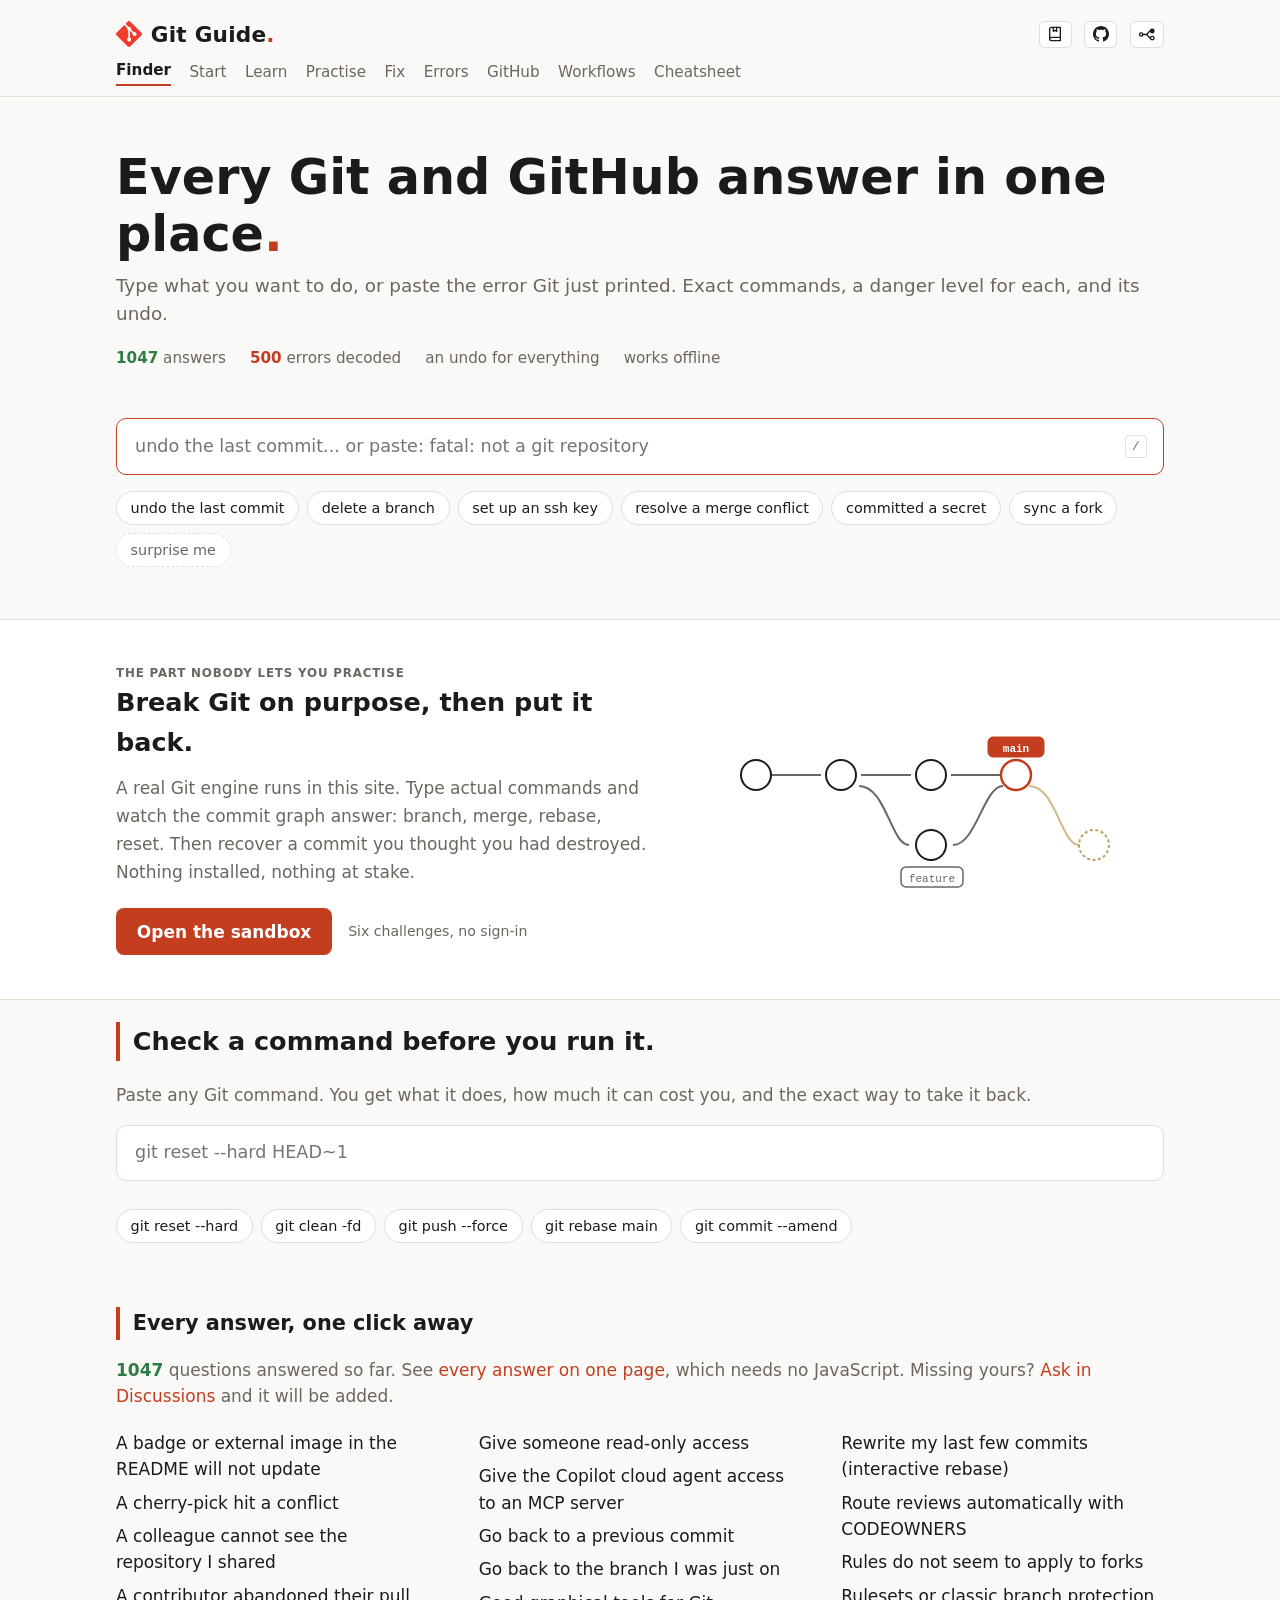
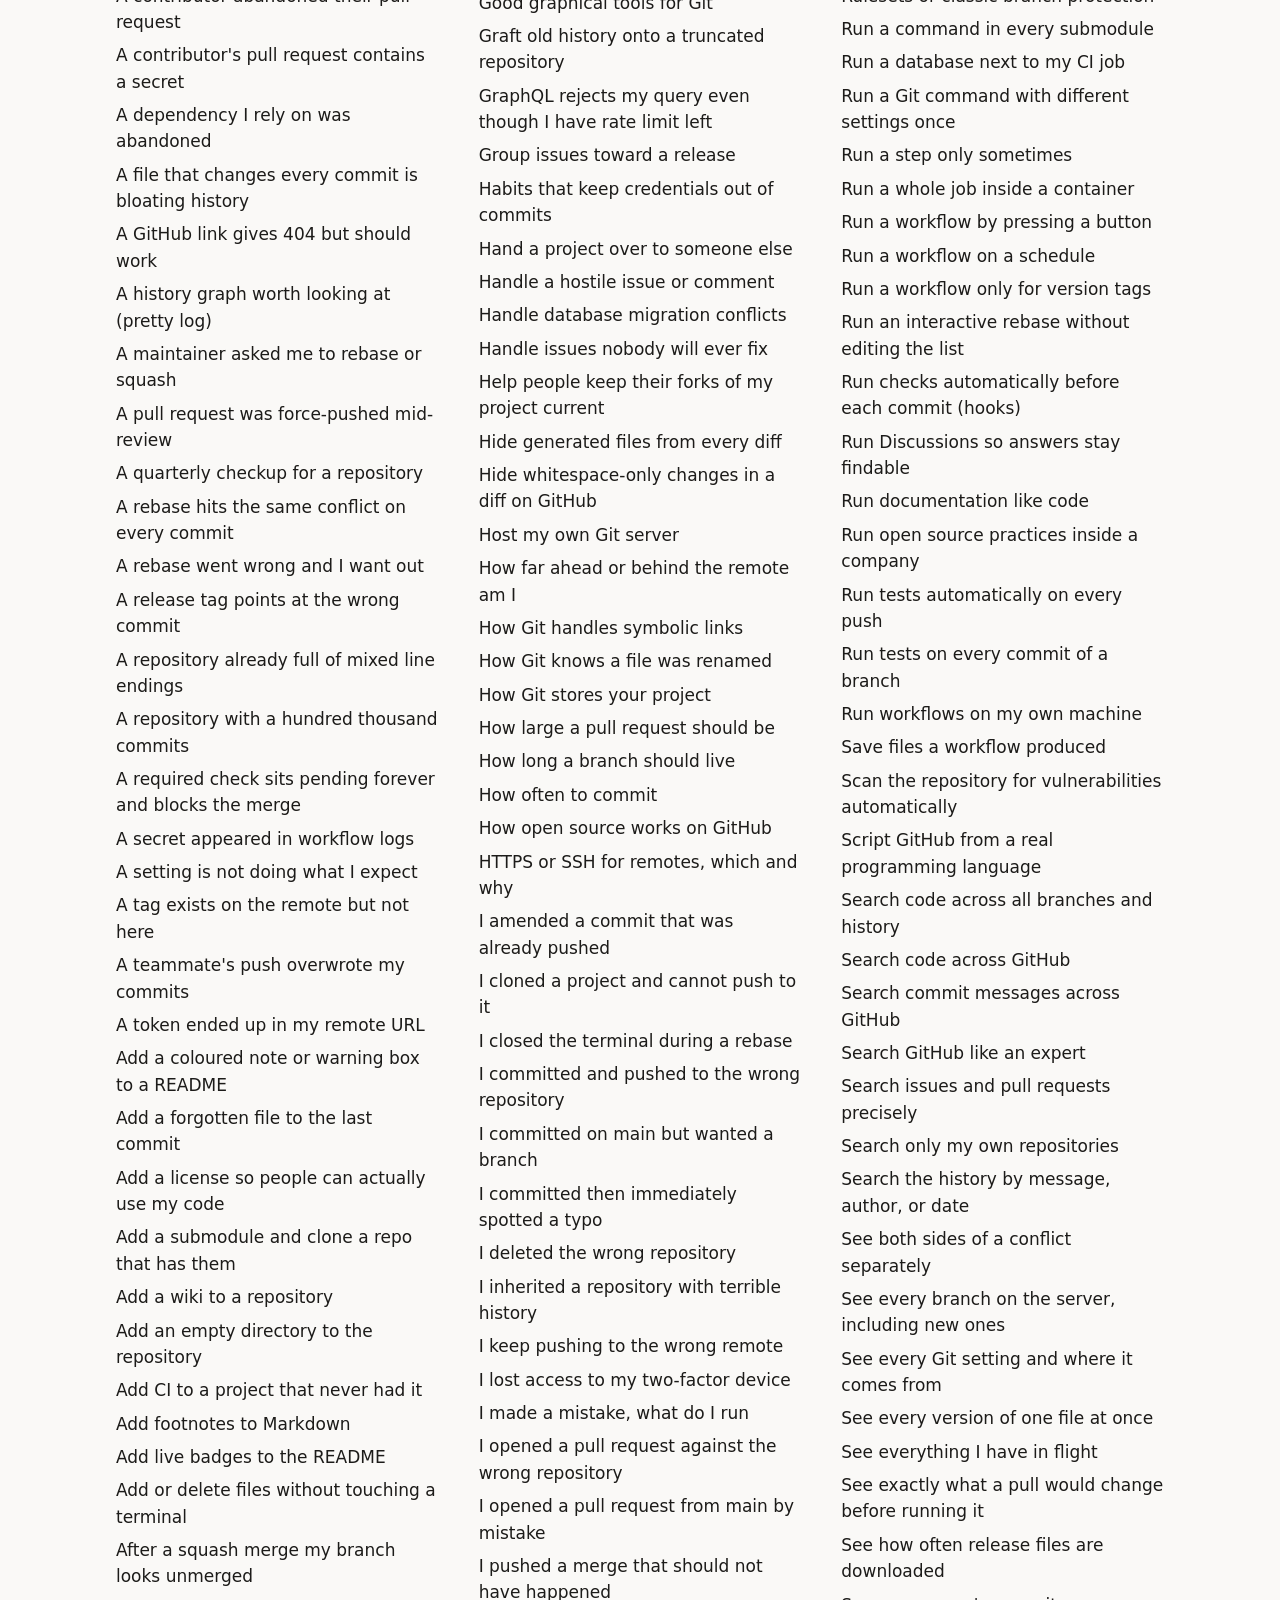
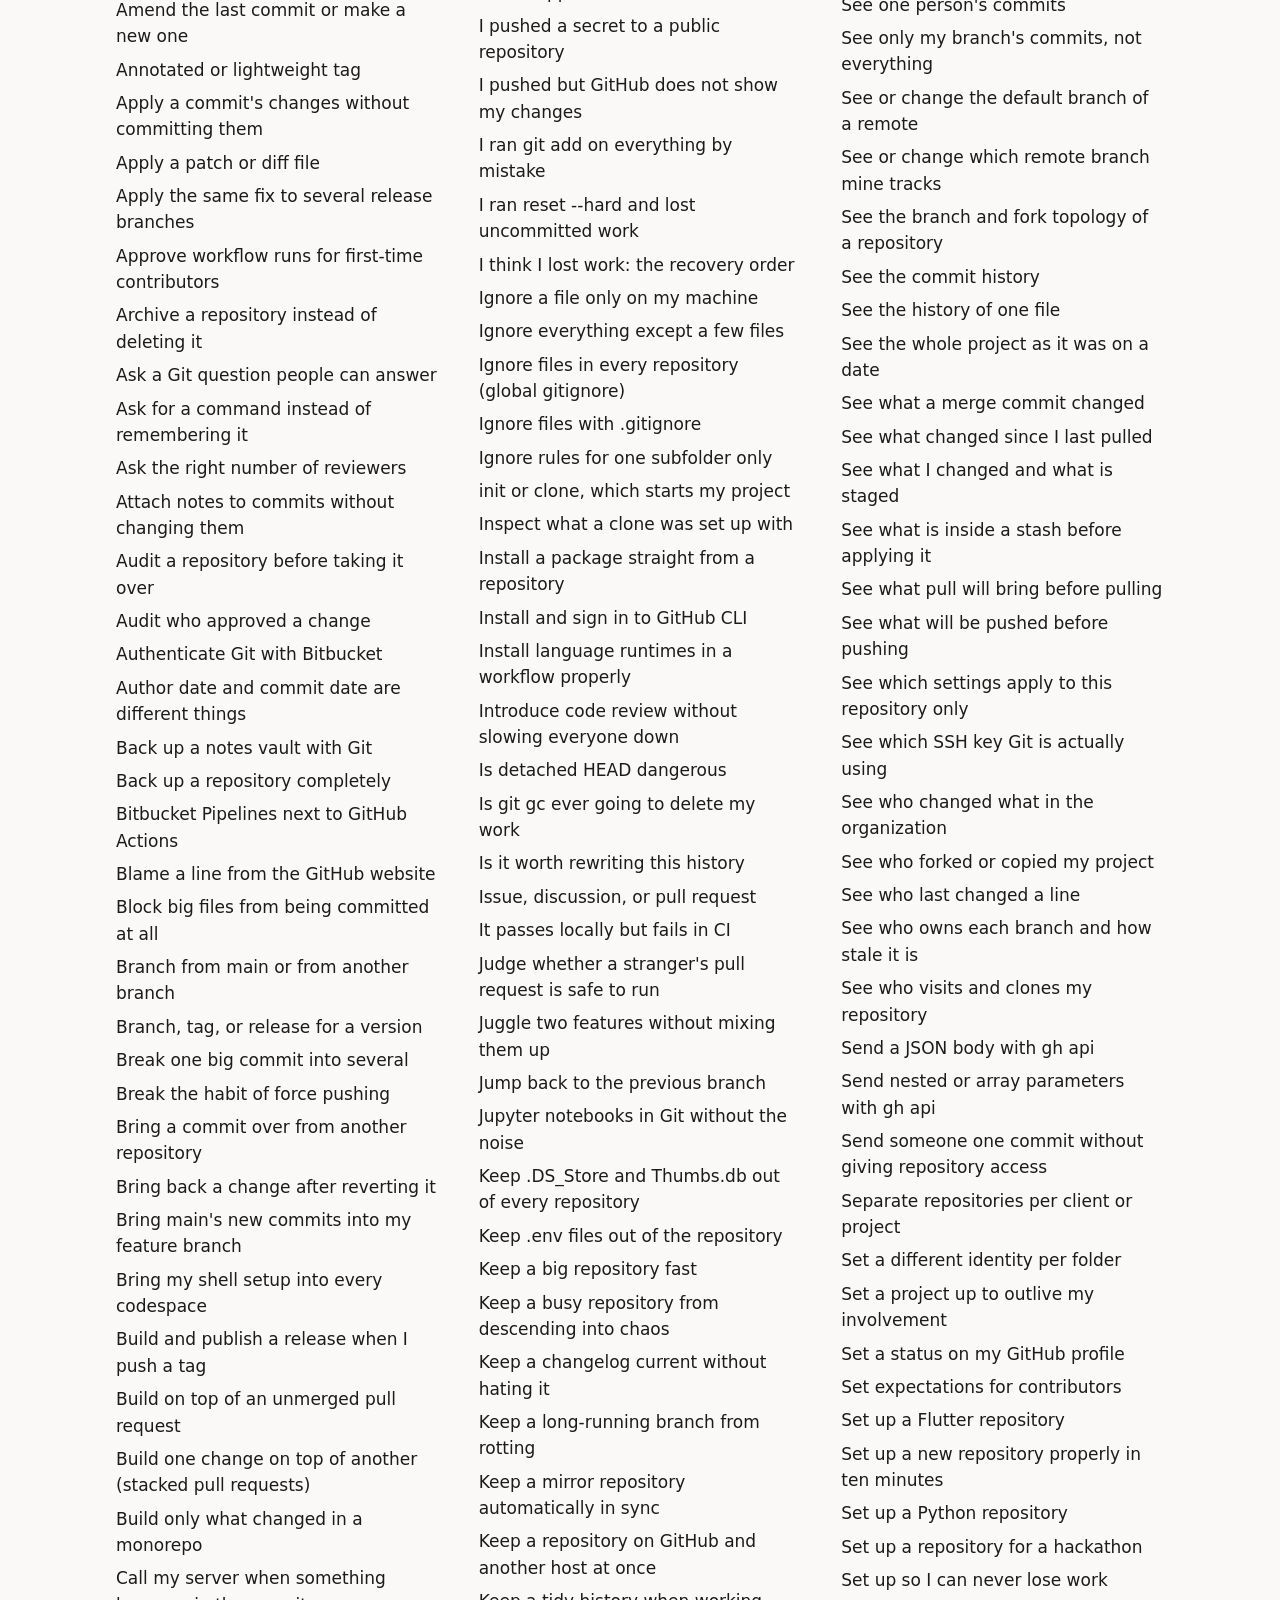
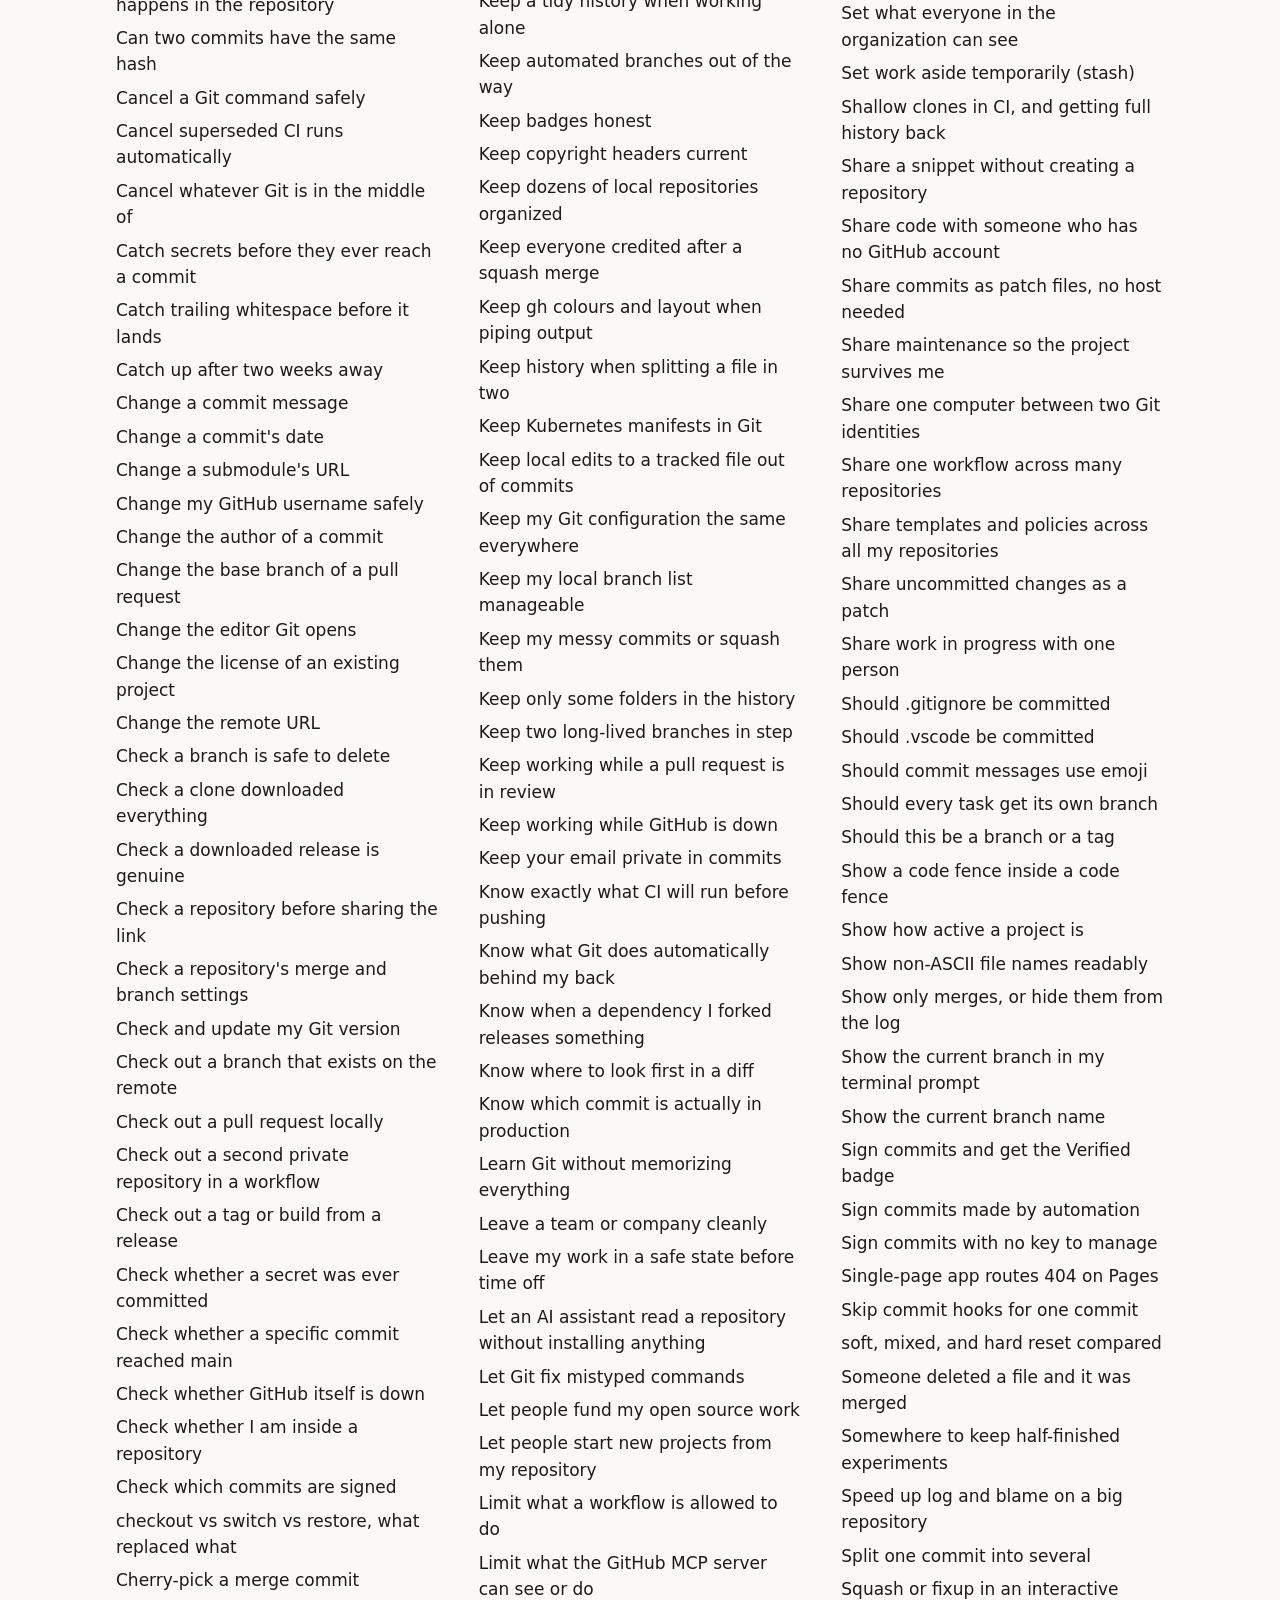
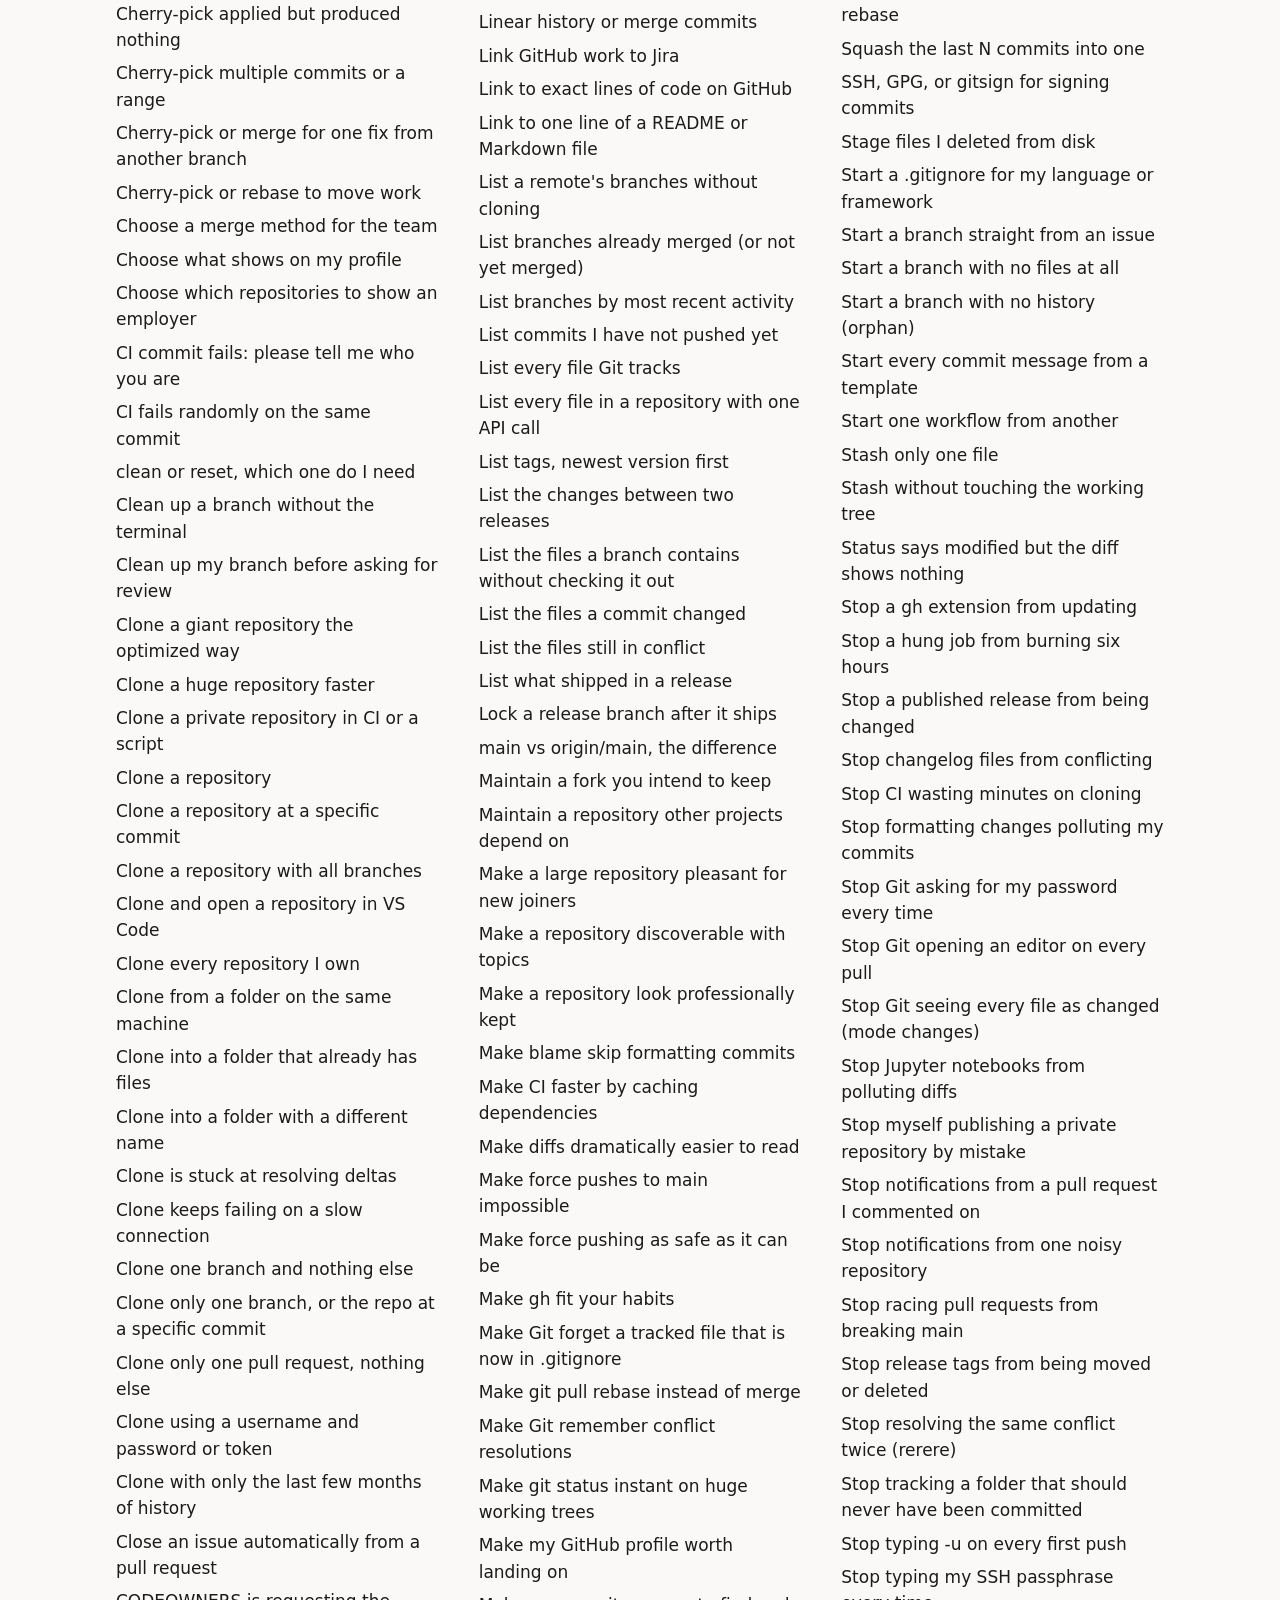
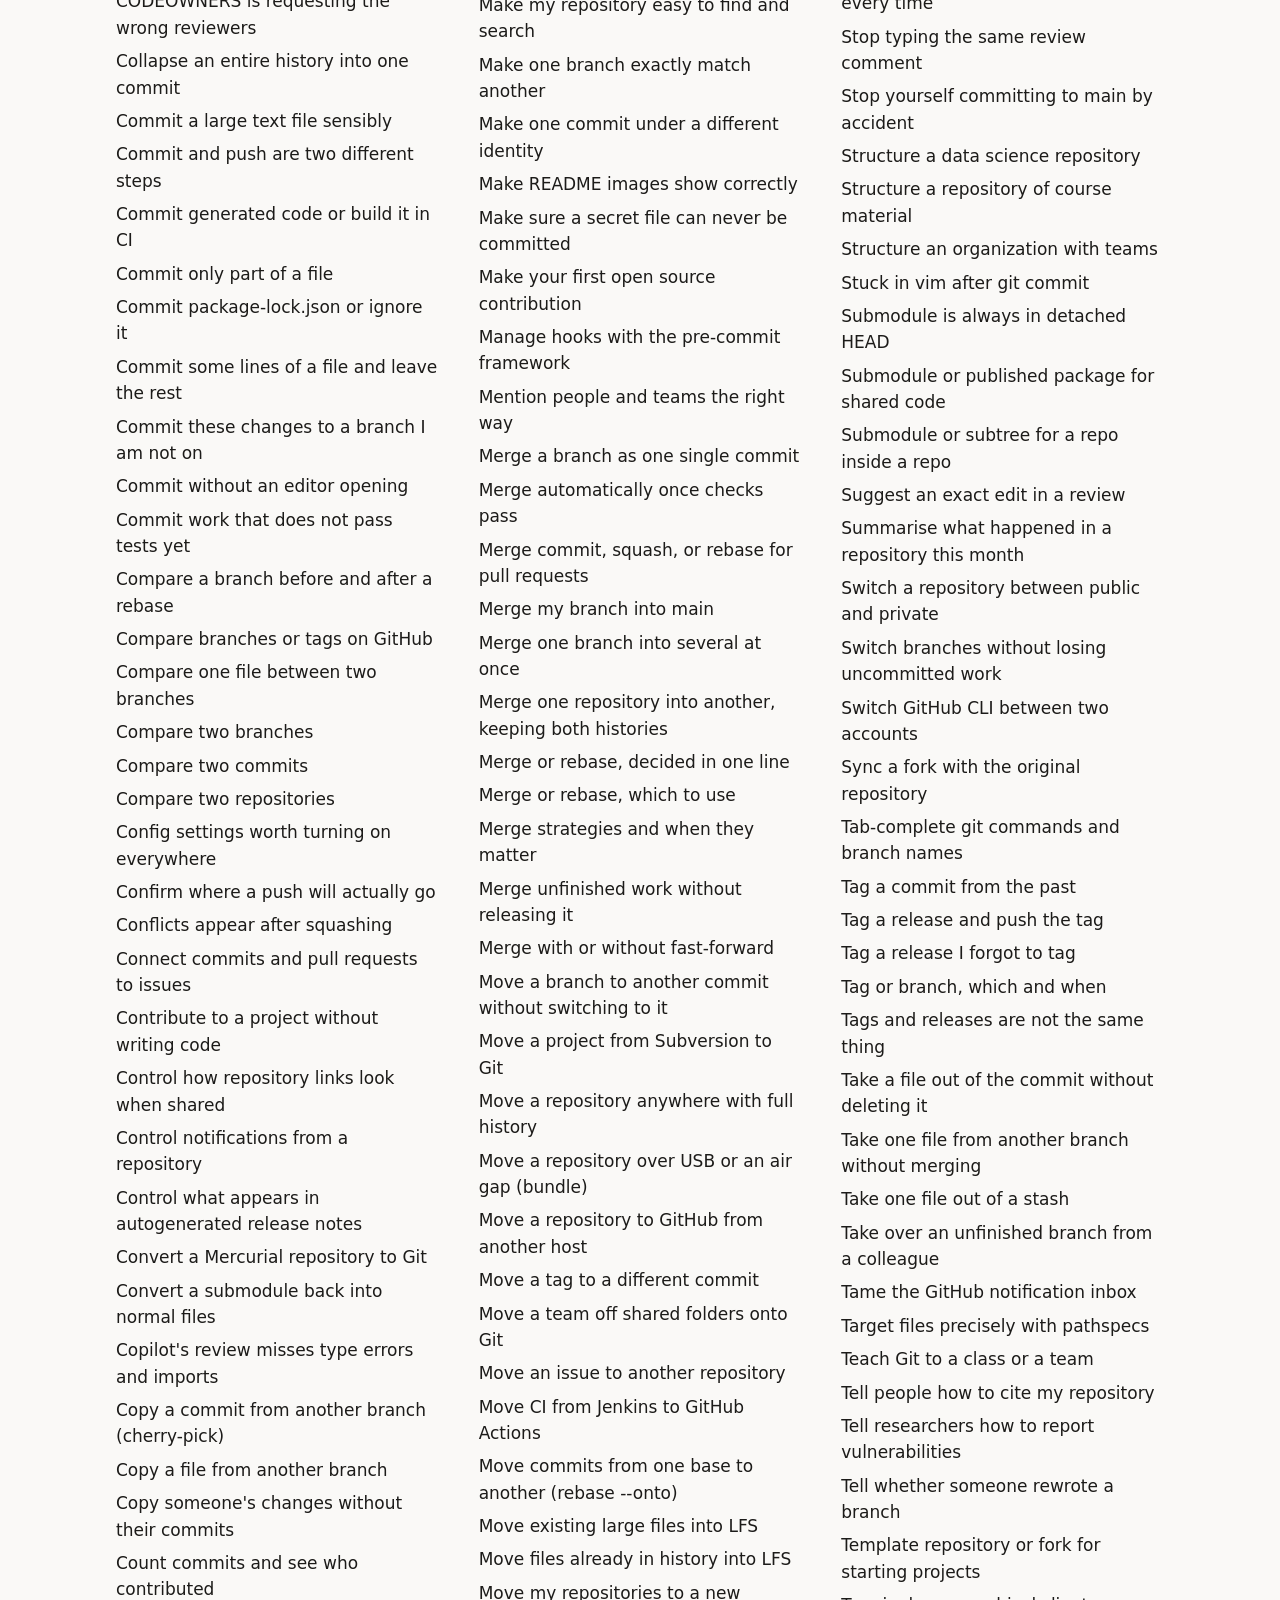
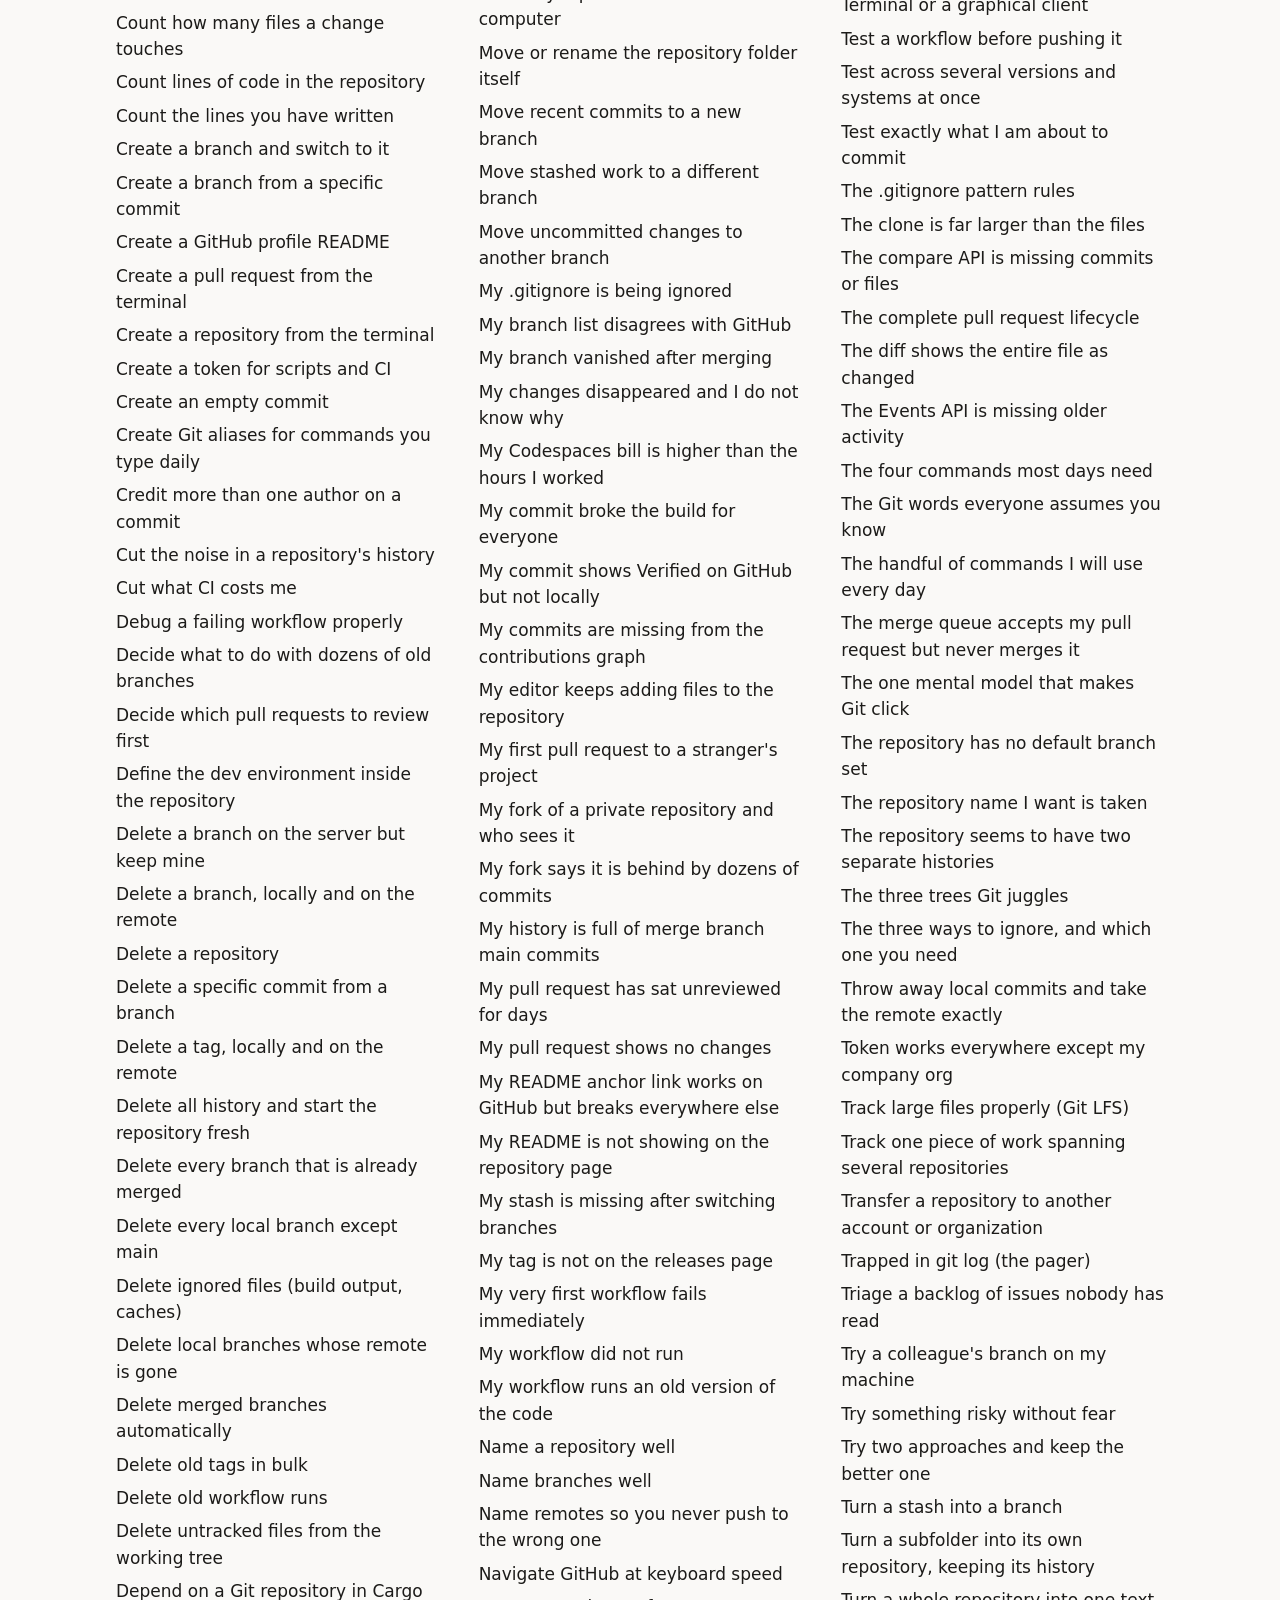
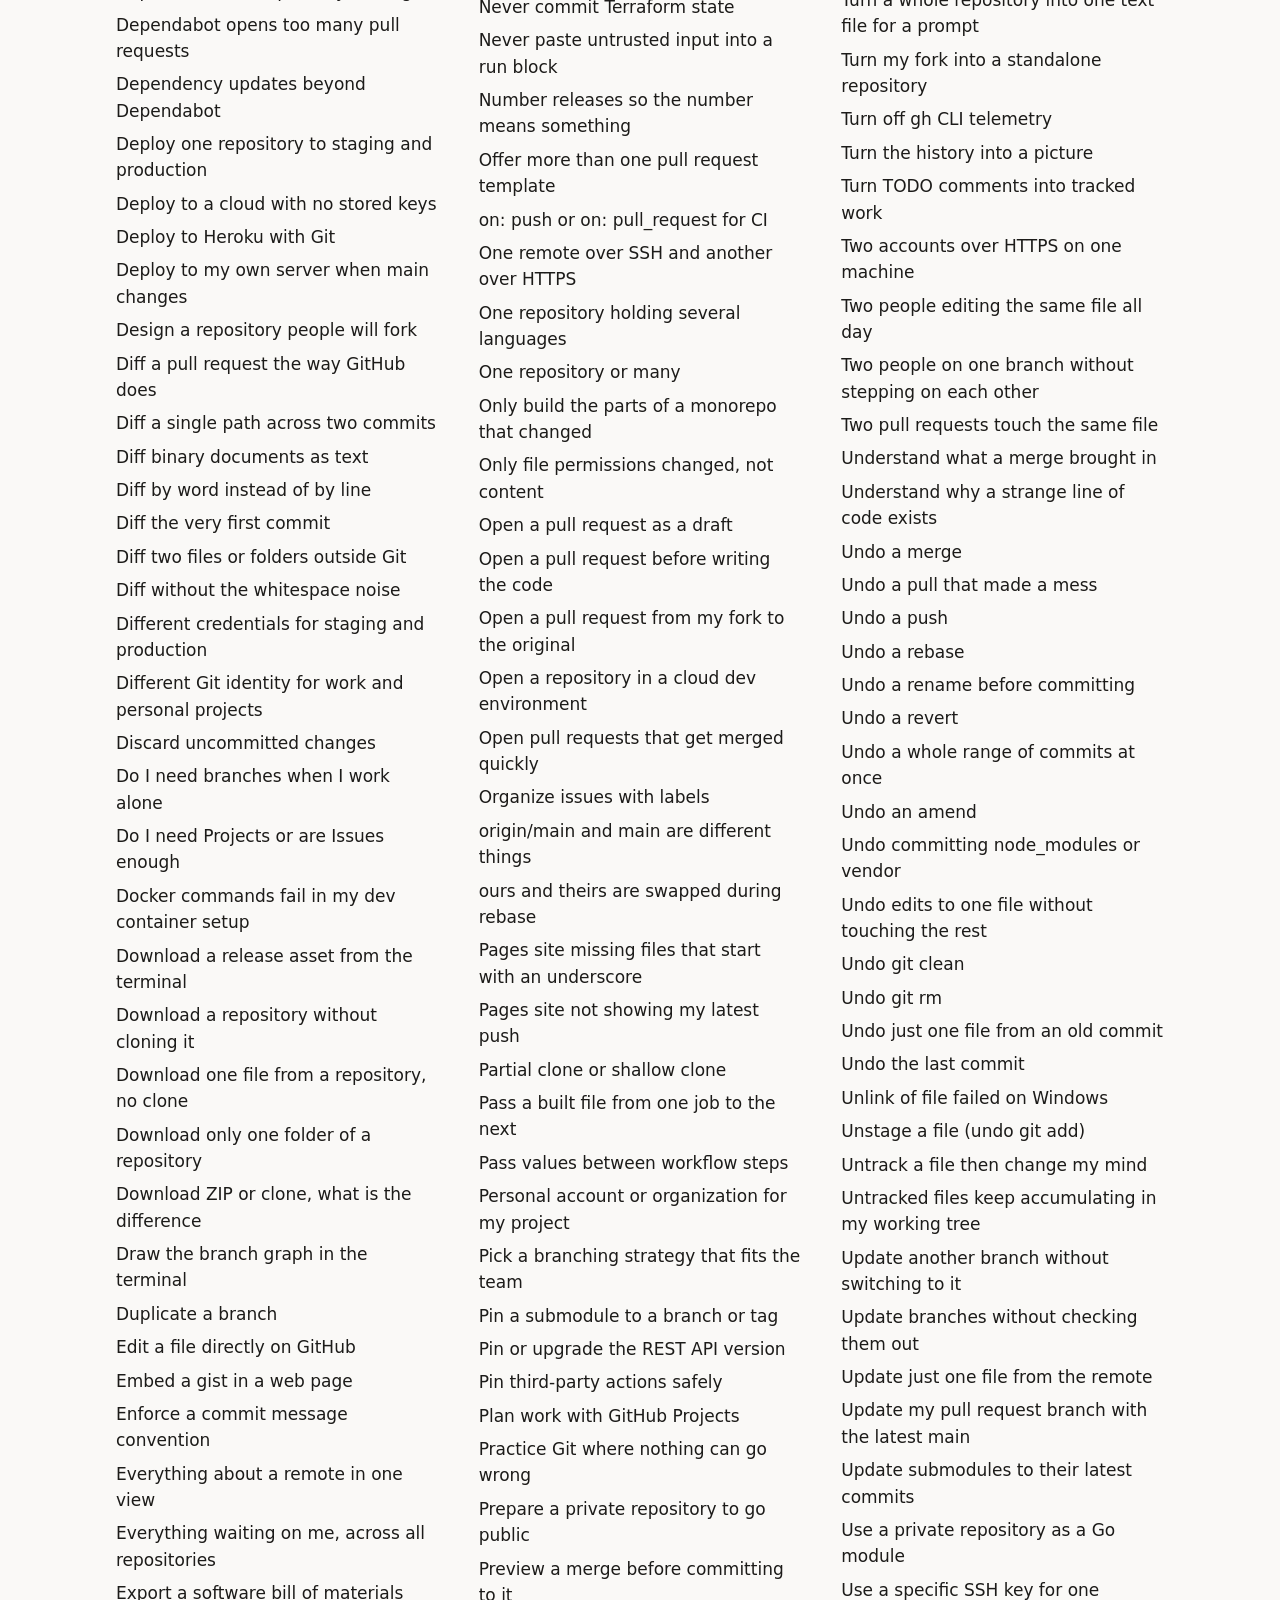
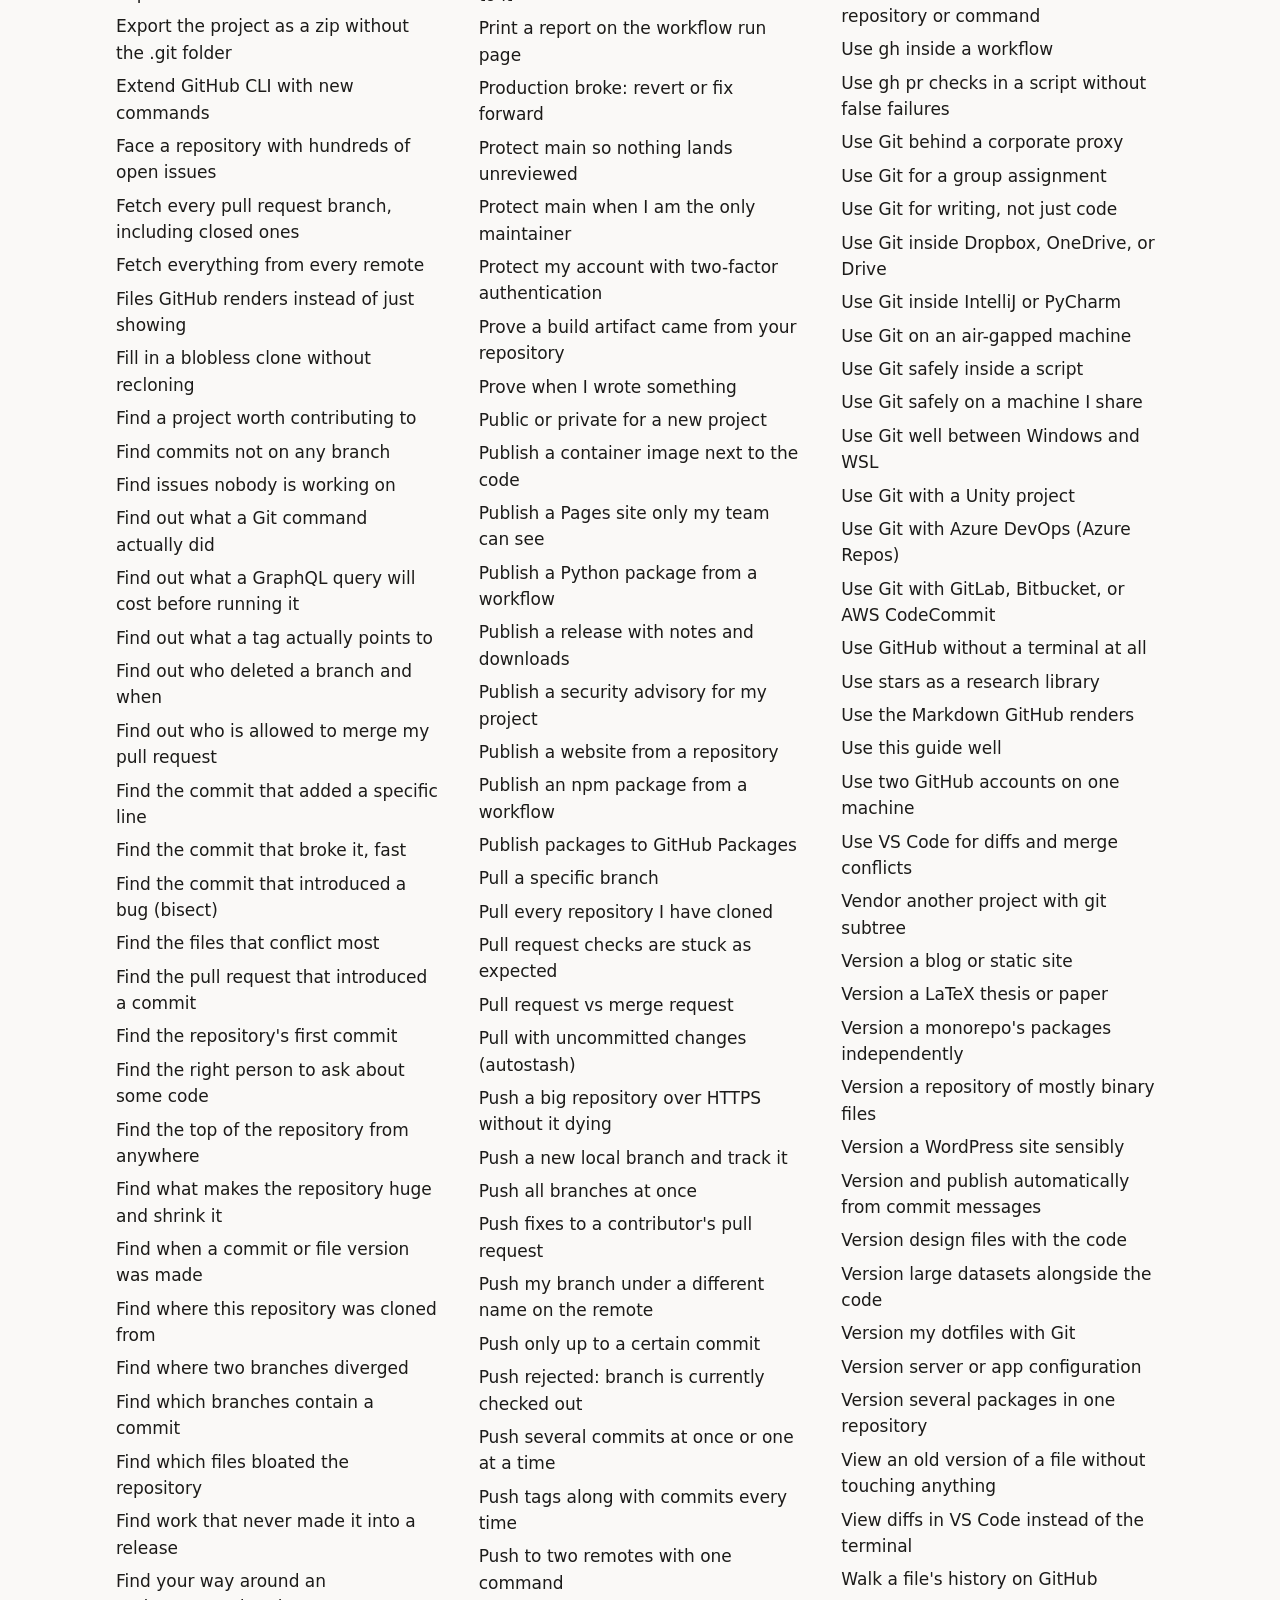
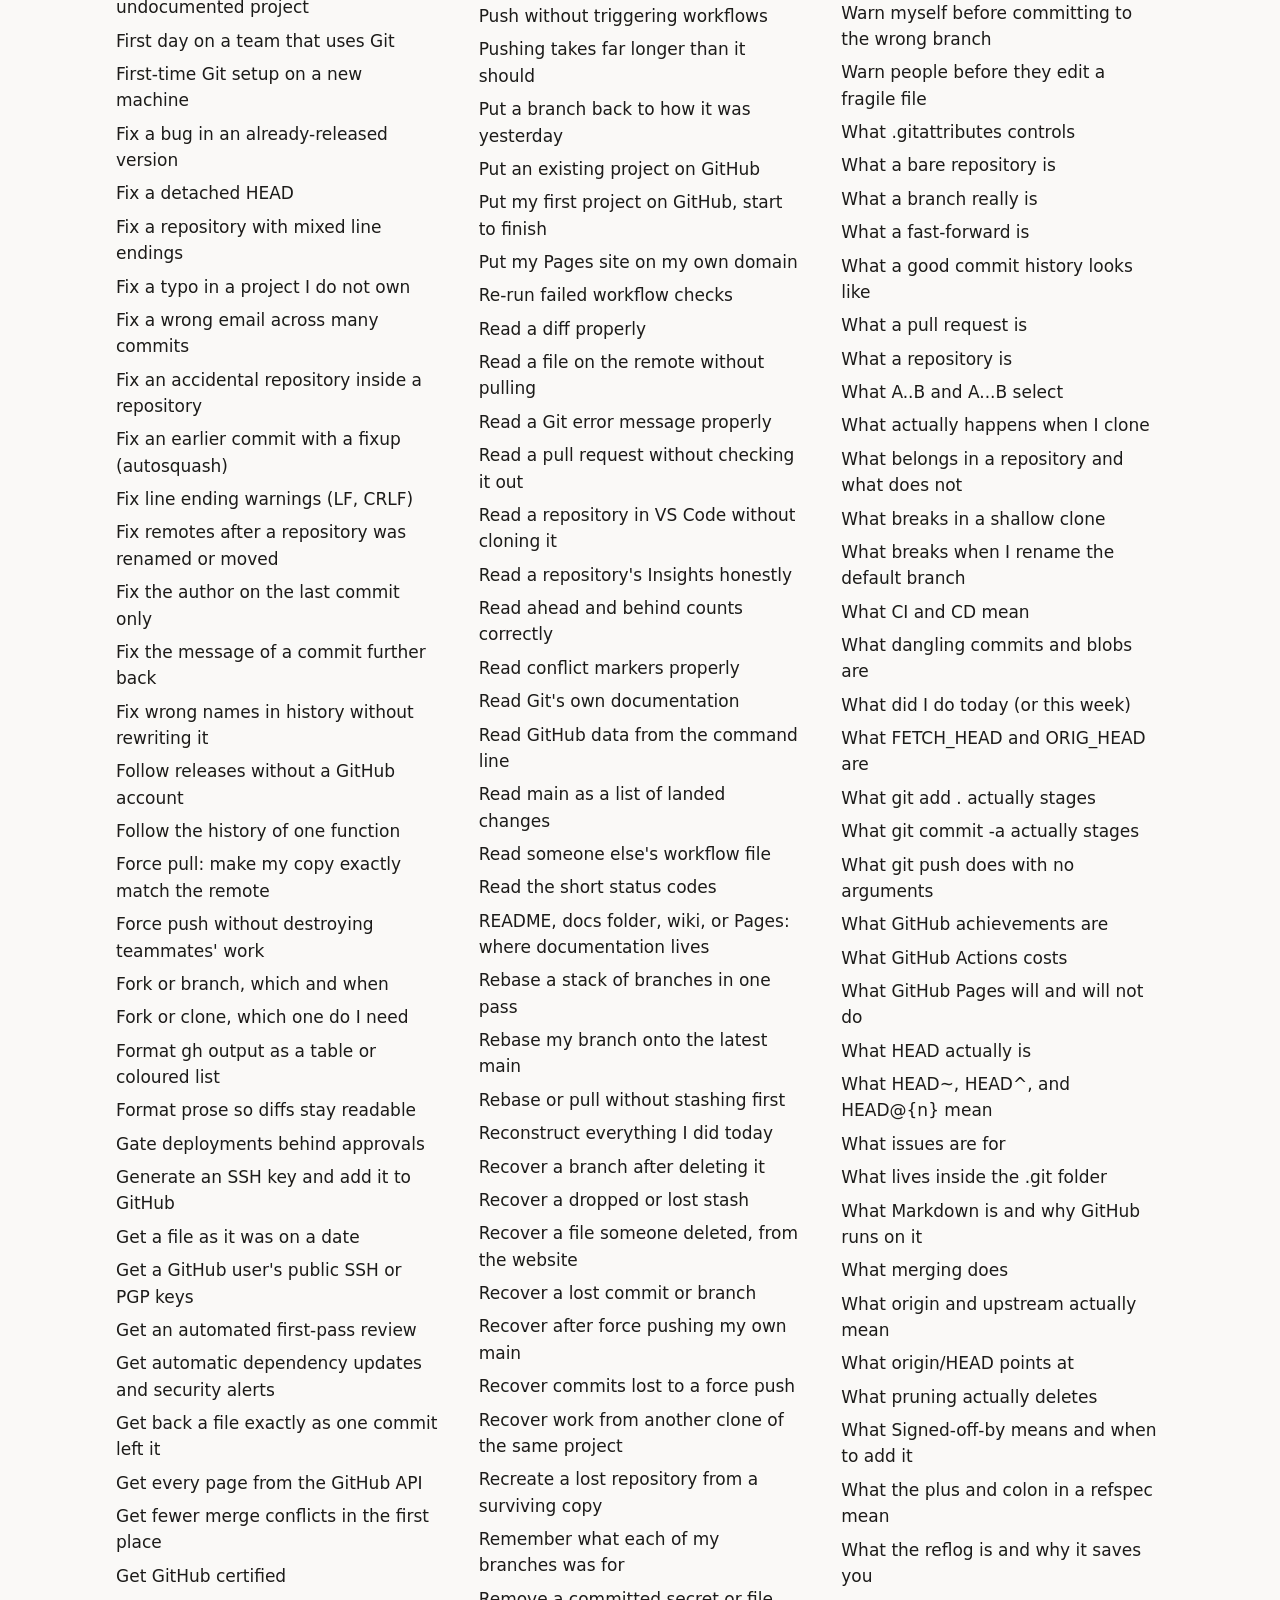
<file: docs/index.html>
<!doctype html>
<!--
  File: index.html
  Purpose: The finder. Type any Git question, get the exact commands with danger levels and undo.
  Author: Amey Thakur
  GitHub: https://github.com/Amey-Thakur
  Tech: HTML5, vanilla JavaScript, GitHub Pages
  Description: Home page of Git Guide. One search box over the intent data, quick chips for the most asked questions, and a browsable index of every answer.
  Date: 2026-08-07
-->
<html lang="en">
<head>
  <meta charset="utf-8">
  <meta name="viewport" content="width=device-width, initial-scale=1">
  <meta name="theme-color" content="#faf9f7" media="(prefers-color-scheme: light)">
  <meta name="theme-color" content="#141311" media="(prefers-color-scheme: dark)">
  <title>Git Guide: every Git and GitHub answer in one place</title>
  <meta name="description" content="Type what you want to do in plain language and get the exact Git commands, how dangerous they are, and how to undo them. Free, fast, no ads, works offline.">
  <link rel="canonical" href="https://amey-thakur.github.io/GIT-GUIDE/">
  <meta property="og:title" content="Git Guide: every Git and GitHub answer in one place">
  <meta property="og:description" content="Ask in plain language. Get exact commands, danger levels, and the undo for each.">
  <meta property="og:type" content="website">
  <meta property="og:url" content="https://amey-thakur.github.io/GIT-GUIDE/">
  <meta property="og:image" content="https://amey-thakur.github.io/GIT-GUIDE/assets/social-preview.png">
  <meta property="og:image:width" content="1280">
  <meta property="og:image:height" content="640">
  <meta name="twitter:card" content="summary_large_image">
  <meta name="twitter:image" content="https://amey-thakur.github.io/GIT-GUIDE/assets/social-preview.png">
  <link rel="manifest" href="manifest.webmanifest">
  <link rel="icon" href="assets/git-logo.svg" type="image/svg+xml">
  <link rel="stylesheet" href="style.css?v=85">
  <script type="application/ld+json">
  {
    "@context": "https://schema.org",
    "@type": "WebSite",
    "name": "Git Guide",
    "url": "https://amey-thakur.github.io/GIT-GUIDE/",
    "description": "Type what you want to do in plain language and get the exact Git commands, how dangerous they are, and how to undo them.",
    "license": "https://spdx.org/licenses/MIT",
    "author": {
      "@type": "Person",
      "name": "Amey Thakur",
      "url": "https://github.com/Amey-Thakur"
    }
  }
  </script>
</head>
<body>

  <a class="skip" href="#main">Skip to content</a>

  <header class="site-header">
    <div class="wrap head-row">
      <a class="brand" href="./"><img class="icon git" src="assets/git-logo.svg" alt="" width="26" height="26"><span>Git Guide<span class="dot">.</span></span></a>
      <div class="head-tools">
        <a class="gh-link" href="assets/git-guide.pdf" download title="Download Git Guide (PDF)" aria-label="Download Git Guide as PDF"><svg viewBox="0 0 24 24" width="16" height="16" fill="none" stroke="currentColor" stroke-width="2" stroke-linecap="round" stroke-linejoin="round" aria-hidden="true"><path d="M4 19.5A2.5 2.5 0 0 1 6.5 17H20"/><path d="M6.5 2H20v20H6.5A2.5 2.5 0 0 1 4 19.5v-15A2.5 2.5 0 0 1 6.5 2z"/><path d="M9.5 2v6l2.5-1.7L14.5 8V2"/></svg></a>
        <a class="gh-link" href="https://github.com/Amey-Thakur/GIT-GUIDE" aria-label="Source on GitHub" title="Source on GitHub"><svg viewBox="0 0 24 24" width="16" height="16" fill="currentColor" aria-hidden="true"><path d="M12 0c-6.626 0-12 5.373-12 12 0 5.302 3.438 9.8 8.207 11.387.599.111.793-.261.793-.577v-2.234c-3.338.726-4.033-1.416-4.033-1.416-.546-1.387-1.333-1.756-1.333-1.756-1.089-.745.083-.729.083-.729 1.205.084 1.839 1.237 1.839 1.237 1.07 1.834 2.807 1.304 3.492.997.107-.775.418-1.305.762-1.604-2.665-.305-5.467-1.334-5.467-5.931 0-1.311.469-2.381 1.236-3.221-.124-.303-.535-1.524.117-3.176 0 0 1.008-.322 3.301 1.23.957-.266 1.983-.399 3.003-.404 1.02.005 2.047.138 3.006.404 2.291-1.552 3.297-1.23 3.297-1.23.653 1.653.242 2.874.118 3.176.77.84 1.235 1.911 1.235 3.221 0 4.609-2.807 5.624-5.479 5.921.43.372.823 1.102.823 2.222v3.293c0 .319.192.694.801.576 4.765-1.589 8.199-6.086 8.199-11.386 0-6.627-5.373-12-12-12z"/></svg></a>
        <button id="theme-toggle" class="theme-toggle" type="button" aria-label="Switch between light and dark theme" title="Switch theme">
          <svg viewBox="0 0 20 16" width="18" height="15" aria-hidden="true"><path class="tt-line" d="M5.3 8h3.7M9 8c2.5 0 2.5-4 5-4M9 8c2.5 0 2.5 4 5 4" fill="none"/><circle class="tt-base" cx="3.5" cy="8" r="1.8"/><circle class="tt-light" cx="15.8" cy="4" r="2"/><circle class="tt-dark" cx="15.8" cy="12" r="2"/></svg>
        </button>
      </div>
    </div>
    <div class="wrap">
      <nav class="site-nav" aria-label="Site">
        <a href="./" aria-current="page">Finder</a>
        <a href="setup.html">Start</a>
        <a href="learn.html">Learn</a>
        <a href="play.html">Practise</a>
        <a href="fix.html">Fix</a>
        <a href="errors.html">Errors</a>
        <a href="github.html">GitHub</a>
        <a href="workflows.html">Workflows</a>
        <a href="cheatsheet.html">Cheatsheet</a>
      </nav>
    </div>
  </header>

  <main id="main">
    <section class="hero">
      <div class="wrap">
        <h1>Every Git and GitHub answer in one place<span class="dot">.</span></h1>
        <p class="lede">Type what you want to do, or paste the error Git just printed. Exact commands, a danger level for each, and its undo.</p>
        <p class="stats" aria-label="What is inside">
          <span><strong id="stat-a">...</strong> answers</span>
          <span><strong id="stat-e">...</strong> errors decoded</span>
          <span>an undo for everything</span>
          <span>works offline</span>
        </p>
      </div>
    </section>

    <section class="finder" aria-label="Search">
      <div class="wrap">
        <div class="searchbox">
          <input id="q" type="text" enterkeyhint="search" placeholder="undo the last commit... or paste: fatal: not a git repository"
                 autocomplete="off" autocapitalize="off" spellcheck="false" autofocus
                 aria-label="Search Git questions or paste an error">
          <span class="hint" aria-hidden="true">/</span>
        </div>
        <div class="chips" role="list" aria-label="Most asked">
          <button class="chip" type="button">undo the last commit</button>
          <button class="chip" type="button">delete a branch</button>
          <button class="chip" type="button">set up an ssh key</button>
          <button class="chip" type="button">resolve a merge conflict</button>
          <button class="chip" type="button">committed a secret</button>
          <button class="chip" type="button">sync a fork</button>
          <button class="chip lucky" type="button" id="lucky">surprise me</button>
        </div>
        <div id="results" class="results" aria-live="polite"></div>
      </div>
    </section>


    <section class="hookband" aria-label="Practise Git safely">
      <div class="wrap hookgrid">
        <div class="hooktext">
          <p class="hooktag">The part nobody lets you practise</p>
          <h2>Break Git on purpose, then put it back<span class="dot">.</span></h2>
          <p>A real Git engine runs in this site. Type actual commands and watch the commit graph answer: branch, merge, rebase, reset. Then recover a commit you thought you had destroyed. Nothing installed, nothing at stake.</p>
          <p class="hookcta">
            <a class="hookgo" href="play.html">Open the sandbox</a>
            <span class="hooknote">Six challenges, no sign-in</span>
          </p>
        </div>
        <div class="hookart" aria-hidden="true">
          <svg viewBox="0 0 430 190" width="430" height="190">
            <line class="pedge" x1="55" y1="60" x2="105" y2="60"></line>
            <line class="pedge" x1="145" y1="60" x2="195" y2="60"></line>
            <line class="pedge" x1="235" y1="60" x2="285" y2="60"></line>
            <path class="pedge" d="M143,71 C170,71 175,130 193,130" fill="none"></path>
            <path class="pedge" d="M237,130 C260,130 268,71 287,71" fill="none"></path>
            <path class="pedge ghost" d="M313,71 C340,71 345,130 363,130" fill="none"></path>
            <g class="pnode"><circle cx="40" cy="60" r="15"></circle></g>
            <g class="pnode"><circle cx="125" cy="60" r="15"></circle></g>
            <g class="pnode"><circle cx="215" cy="130" r="15"></circle></g>
            <g class="pnode"><circle cx="215" cy="60" r="15"></circle></g>
            <g class="pnode merge"><circle cx="300" cy="60" r="15"></circle></g>
            <g class="pnode ghost"><circle cx="378" cy="130" r="15"></circle></g>
            <g class="pbranch"><rect x="185" y="152" width="62" height="20" rx="5"></rect><text x="216" y="167" text-anchor="middle">feature</text></g>
            <g class="phead"><rect x="272" y="22" width="56" height="20" rx="5"></rect><text x="300" y="37" text-anchor="middle">main</text></g>
          </svg>
        </div>
      </div>
    </section>

    <section class="checker" aria-label="Check a command before you run it">
      <div class="wrap">
        <h2>Check a command before you run it<span class="dot">.</span></h2>
        <p class="muted">Paste any Git command. You get what it does, how much it can cost you, and the exact way to take it back.</p>
        <div class="searchbox cv-box">
          <input id="cmdcheck" type="text" placeholder="git reset --hard HEAD~1"
                 autocomplete="off" autocapitalize="off" spellcheck="false"
                 aria-label="Paste a Git command to check">
        </div>
        <div class="chips" role="list" aria-label="Try one">
          <button class="chip cv-example" type="button">git reset --hard</button>
          <button class="chip cv-example" type="button">git clean -fd</button>
          <button class="chip cv-example" type="button">git push --force</button>
          <button class="chip cv-example" type="button">git rebase main</button>
          <button class="chip cv-example" type="button">git commit --amend</button>
        </div>
        <div id="cmdverdict" class="cv-out" aria-live="polite"></div>
      </div>
    </section>

    <section class="browse" aria-label="Every question">
      <div class="wrap">
        <h2>Every answer, one click away</h2>
        <p class="muted"><span id="count">...</span> questions answered so far. See <a href="answers.html">every answer on one page</a>, which needs no JavaScript. Missing yours? <a href="https://github.com/Amey-Thakur/GIT-GUIDE/discussions">Ask in Discussions</a> and it will be added.</p>
        <ul id="all-questions" class="qlist"></ul>
      </div>
    </section>
  </main>

  <footer class="site-footer">
    <div class="wrap">
      <img class="avatar" src="assets/amey.jpg" alt="Amey Thakur" width="44" height="44">
      <div class="footer-text">
        <p class="footer-name">Every commit signed by <a href="https://github.com/Amey-Thakur">Amey Thakur</a></p>
        <p class="footer-links">
          <a href="https://github.com/Amey-Thakur/GIT-GUIDE/discussions">Discussions</a> ·
          <a href="https://github.com/Amey-Thakur/GIT-GUIDE/blob/main/LICENSE">MIT</a>
        </p>
      </div>
      <a class="footer-tag" href="https://github.com/Amey-Thakur/GIT-GUIDE"><svg viewBox="0 0 24 24" width="18" height="18" fill="currentColor" aria-hidden="true"><path d="M12 0c-6.626 0-12 5.373-12 12 0 5.302 3.438 9.8 8.207 11.387.599.111.793-.261.793-.577v-2.234c-3.338.726-4.033-1.416-4.033-1.416-.546-1.387-1.333-1.756-1.333-1.756-1.089-.745.083-.729.083-.729 1.205.084 1.839 1.237 1.839 1.237 1.07 1.834 2.807 1.304 3.492.997.107-.775.418-1.305.762-1.604-2.665-.305-5.467-1.334-5.467-5.931 0-1.311.469-2.381 1.236-3.221-.124-.303-.535-1.524.117-3.176 0 0 1.008-.322 3.301 1.23.957-.266 1.983-.399 3.003-.404 1.02.005 2.047.138 3.006.404 2.291-1.552 3.297-1.23 3.297-1.23.653 1.653.242 2.874.118 3.176.77.84 1.235 1.911 1.235 3.221 0 4.609-2.807 5.624-5.479 5.921.43.372.823 1.102.823 2.222v3.293c0 .319.192.694.801.576 4.765-1.589 8.199-6.086 8.199-11.386 0-6.627-5.373-12-12-12z"/></svg><span>Every Git and GitHub answer in one place.</span></a>
    </div>
  </footer>

  <script src="theme.js"></script>
  <script src="hello.js"></script>
  <script src="render.js?v=2"></script>
  <script src="check.js?v=7" defer></script>
  <script src="app.js?v=2"></script>
  <script src="keys.js?v=7"></script>
  <script src="totop.js?v=2"></script>
  <script src="offline.js?v=2"></script>
</body>
</html>
</file>
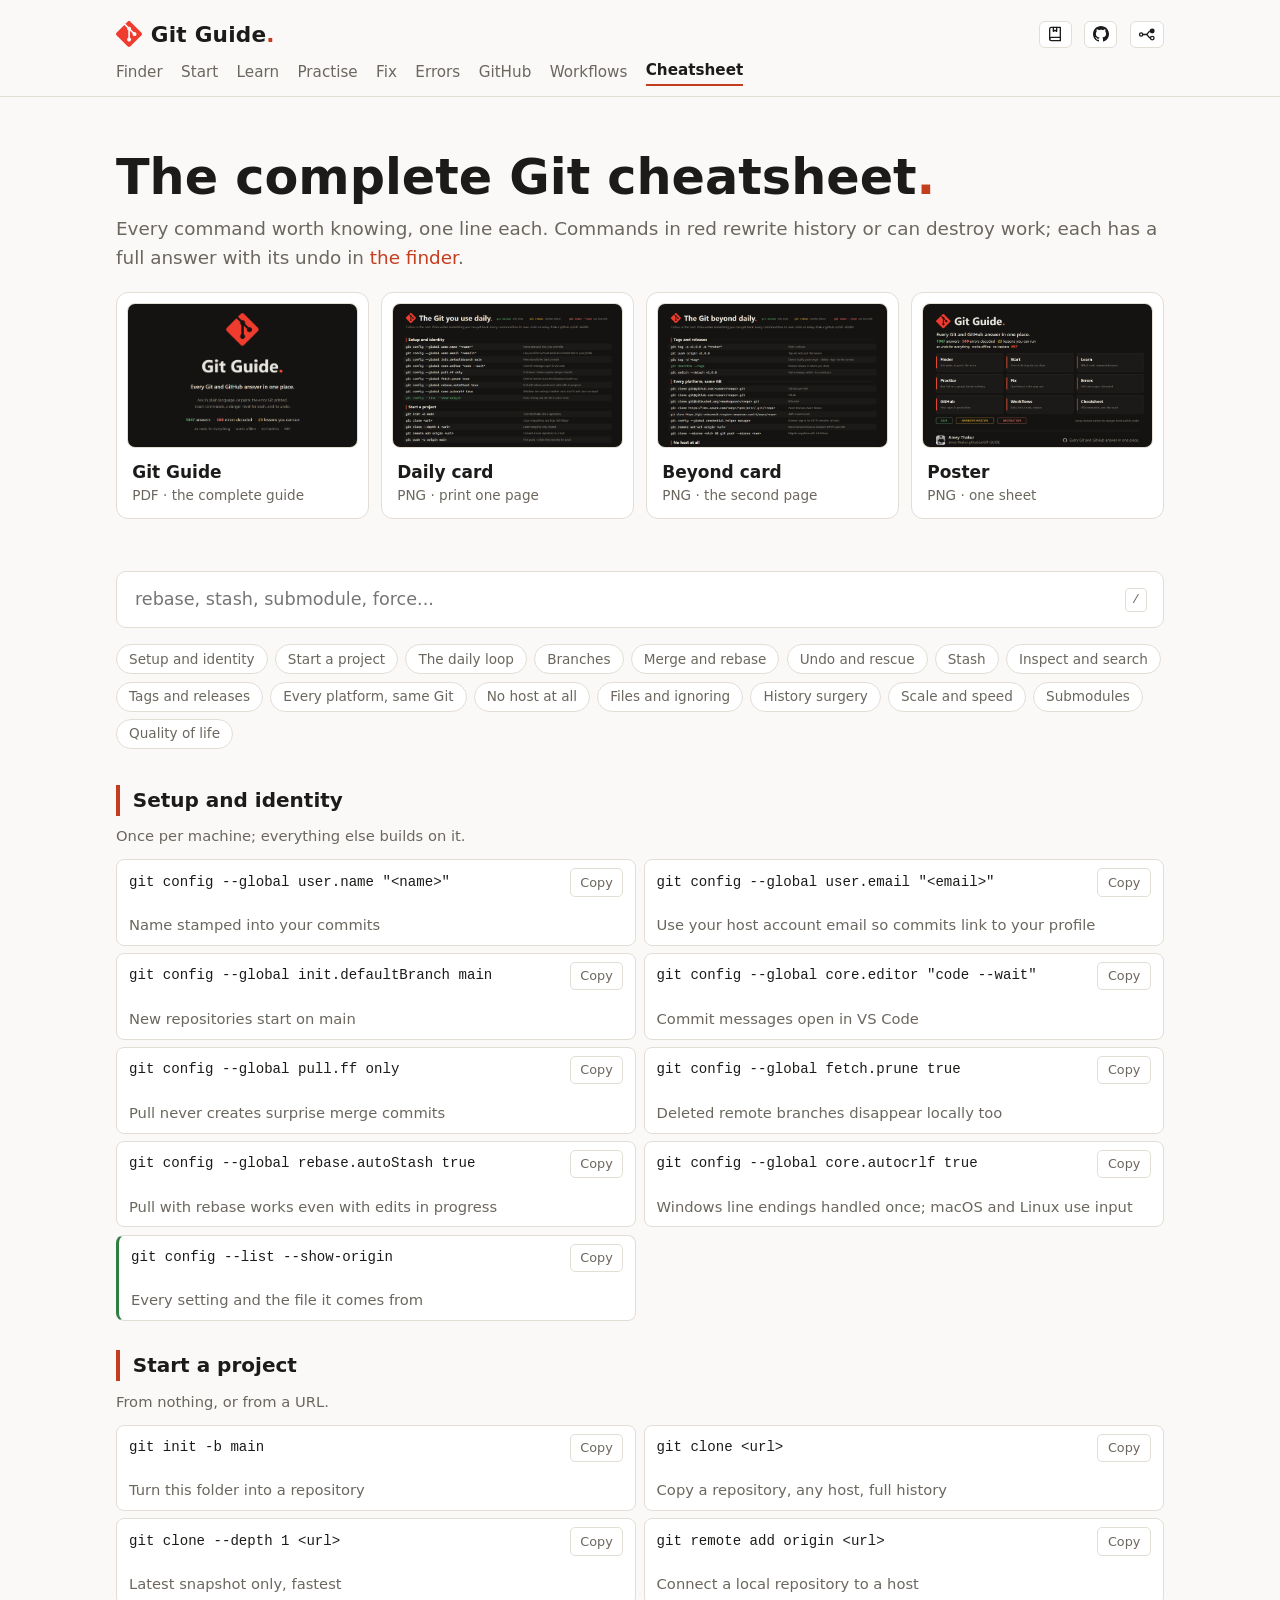
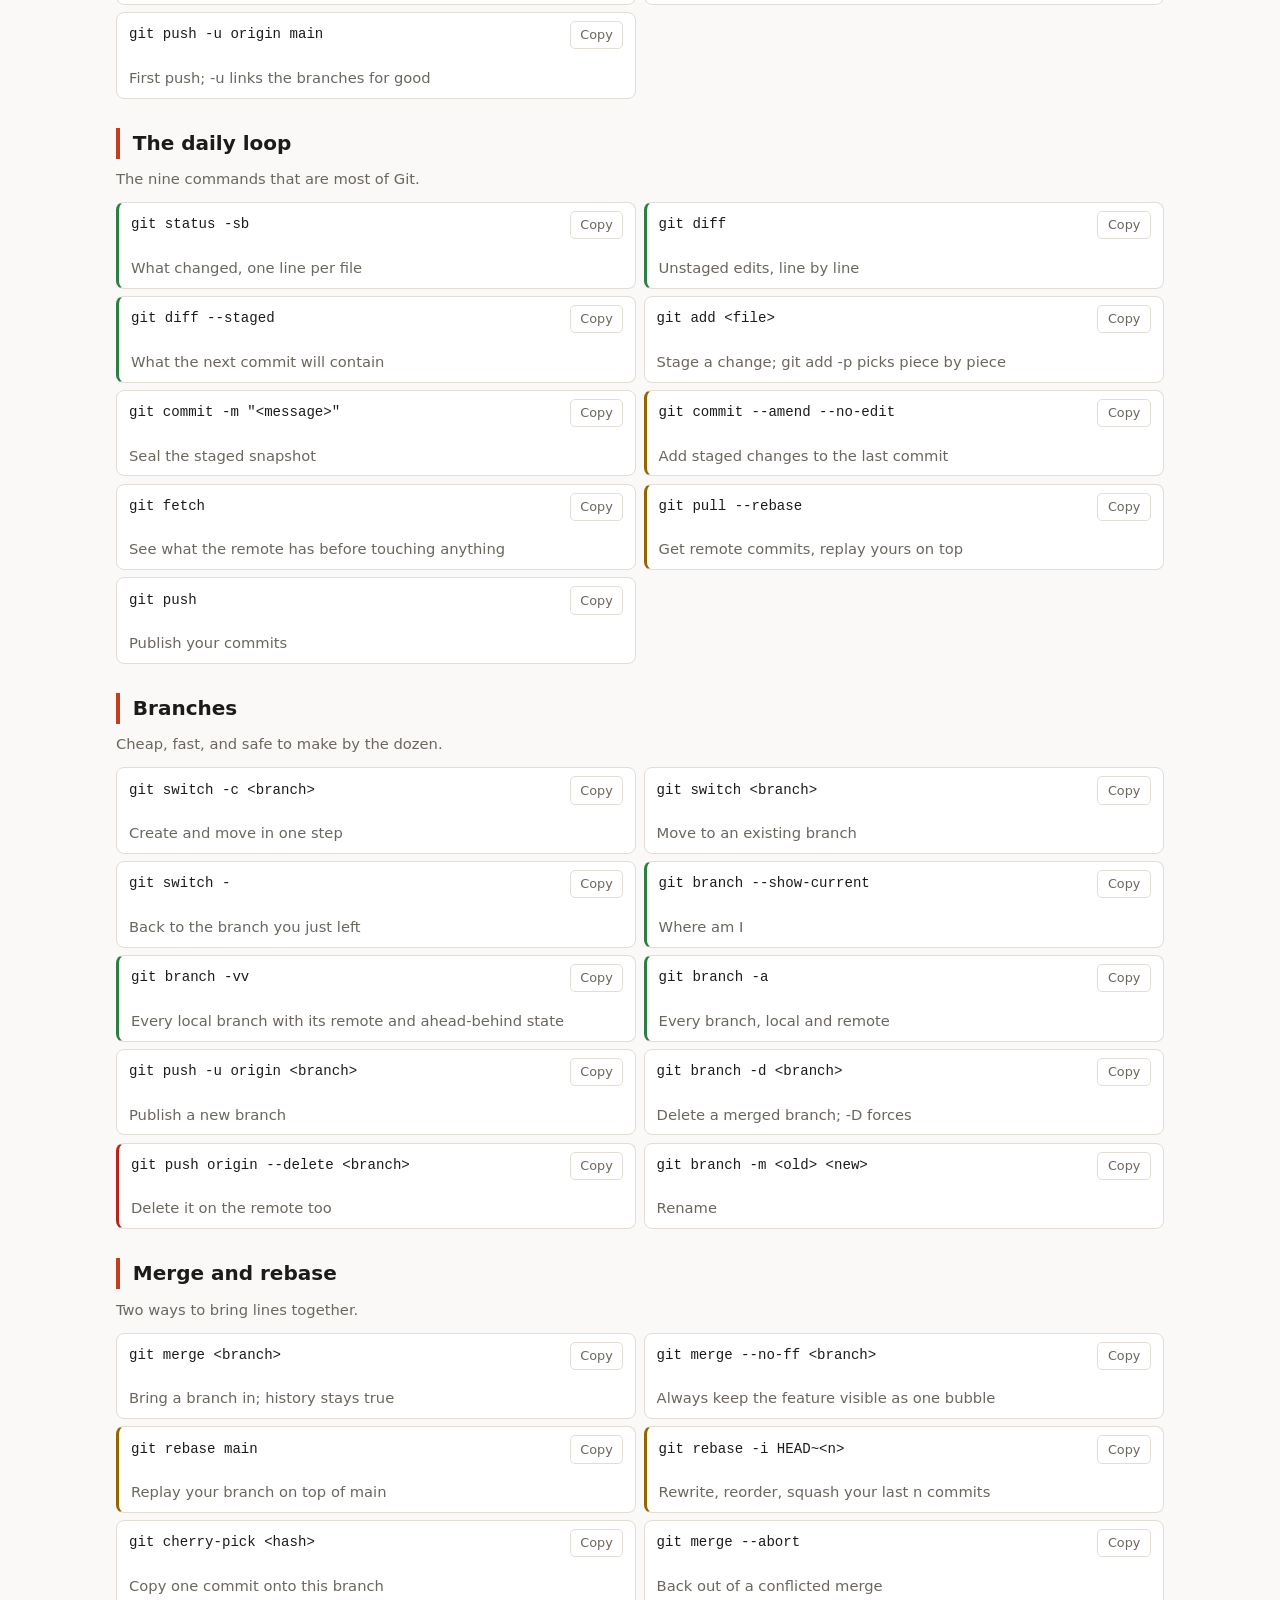
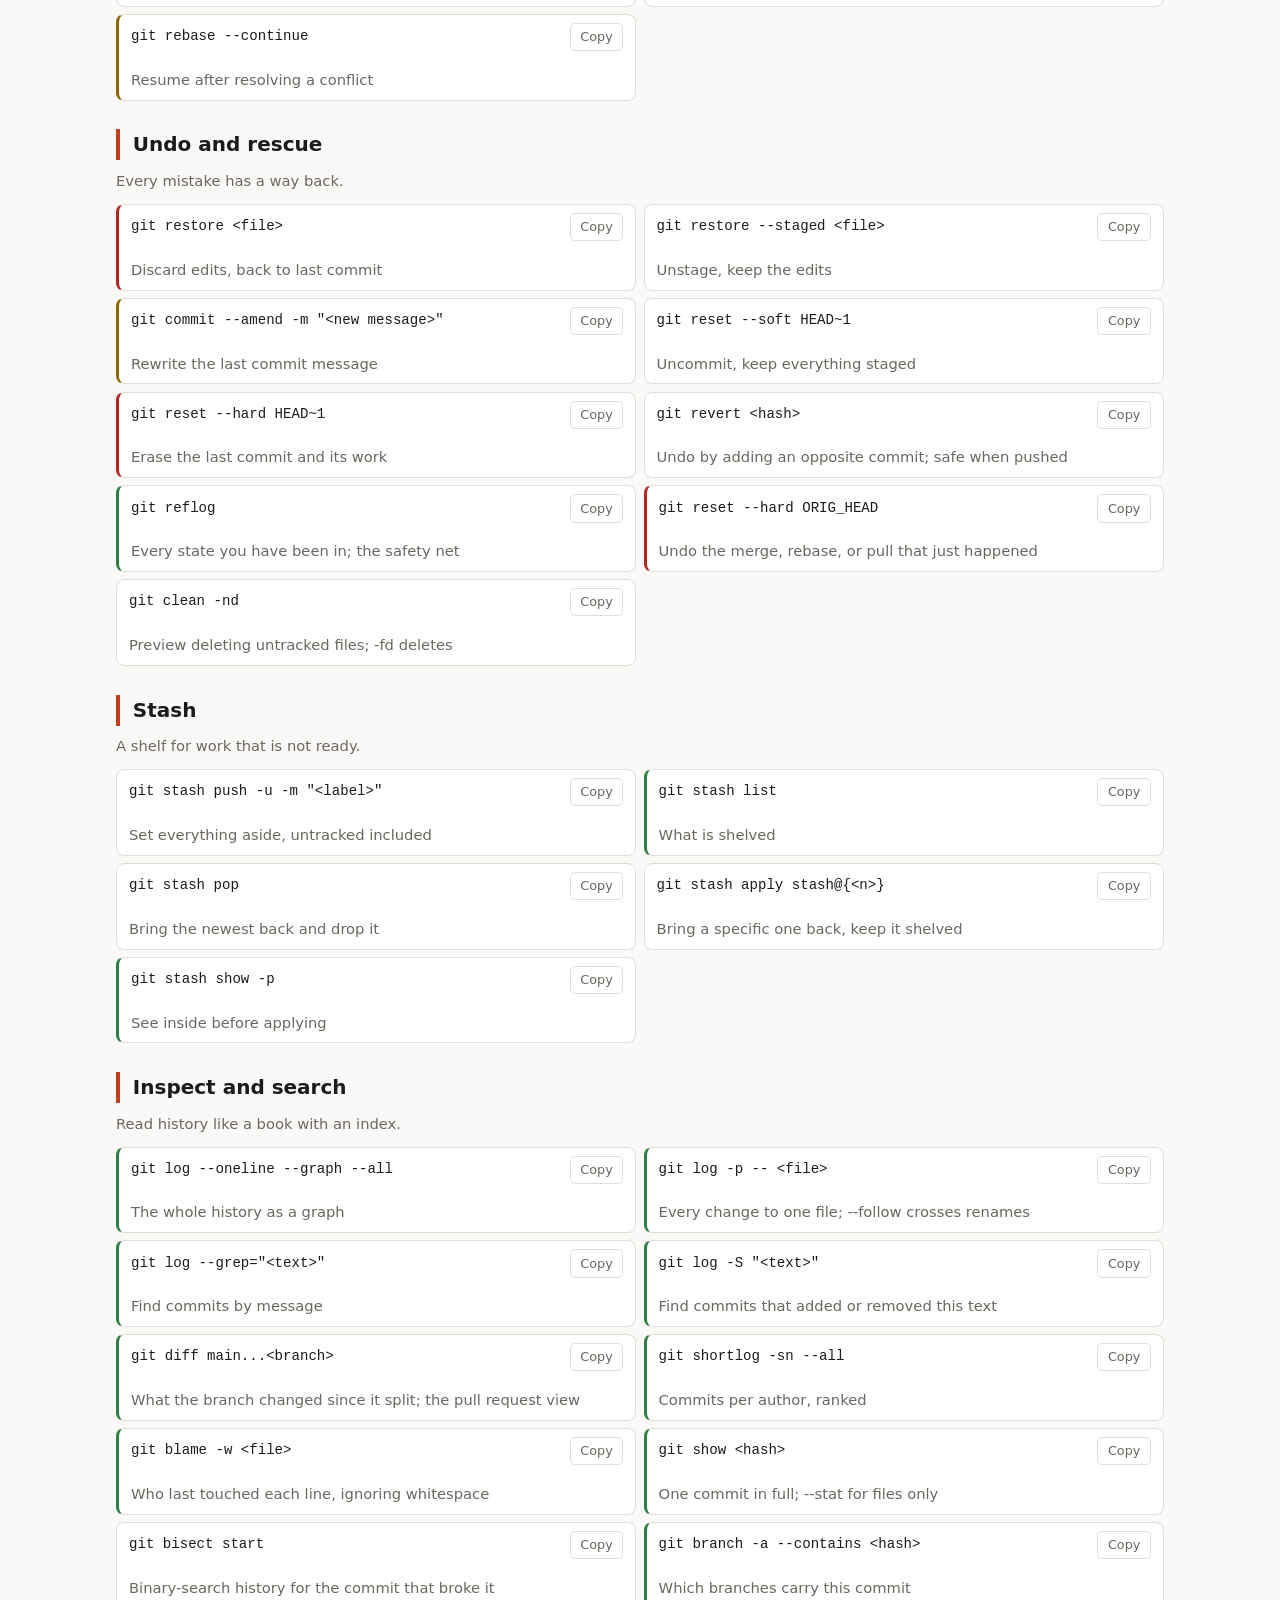
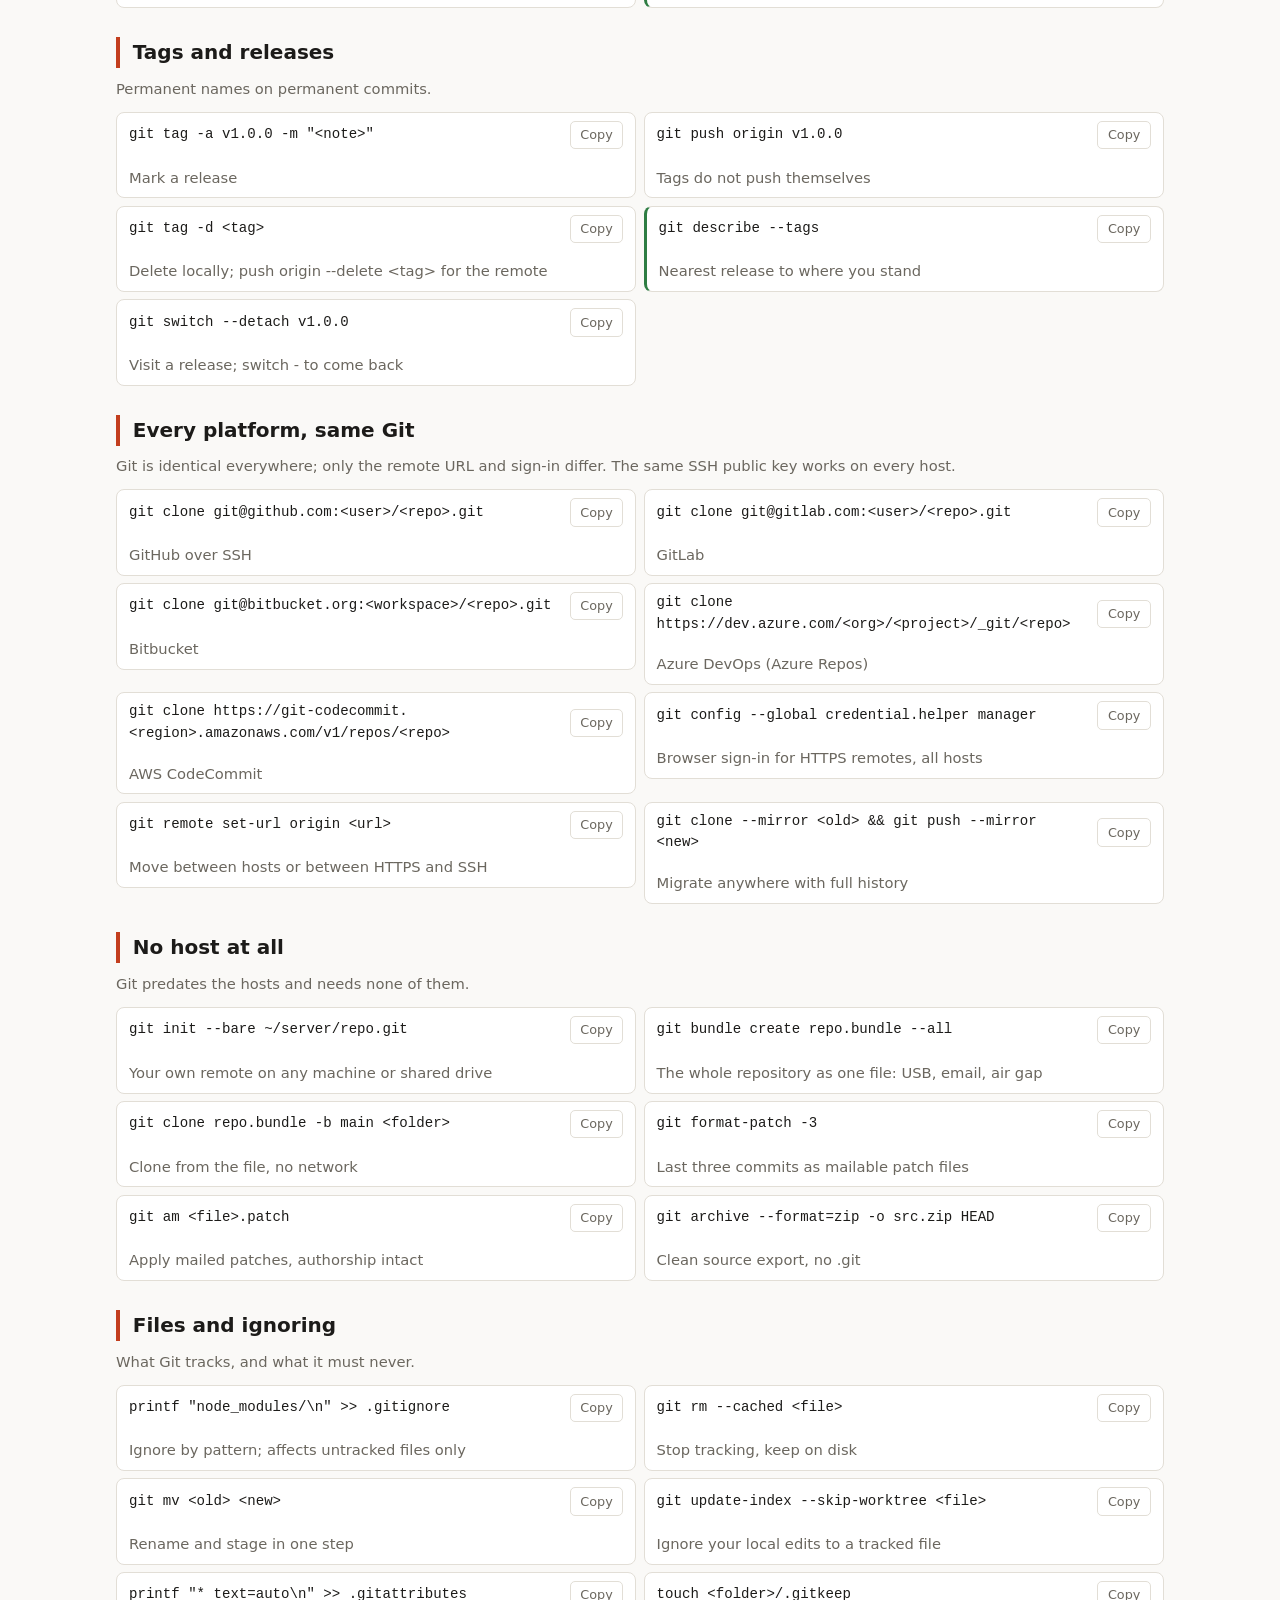
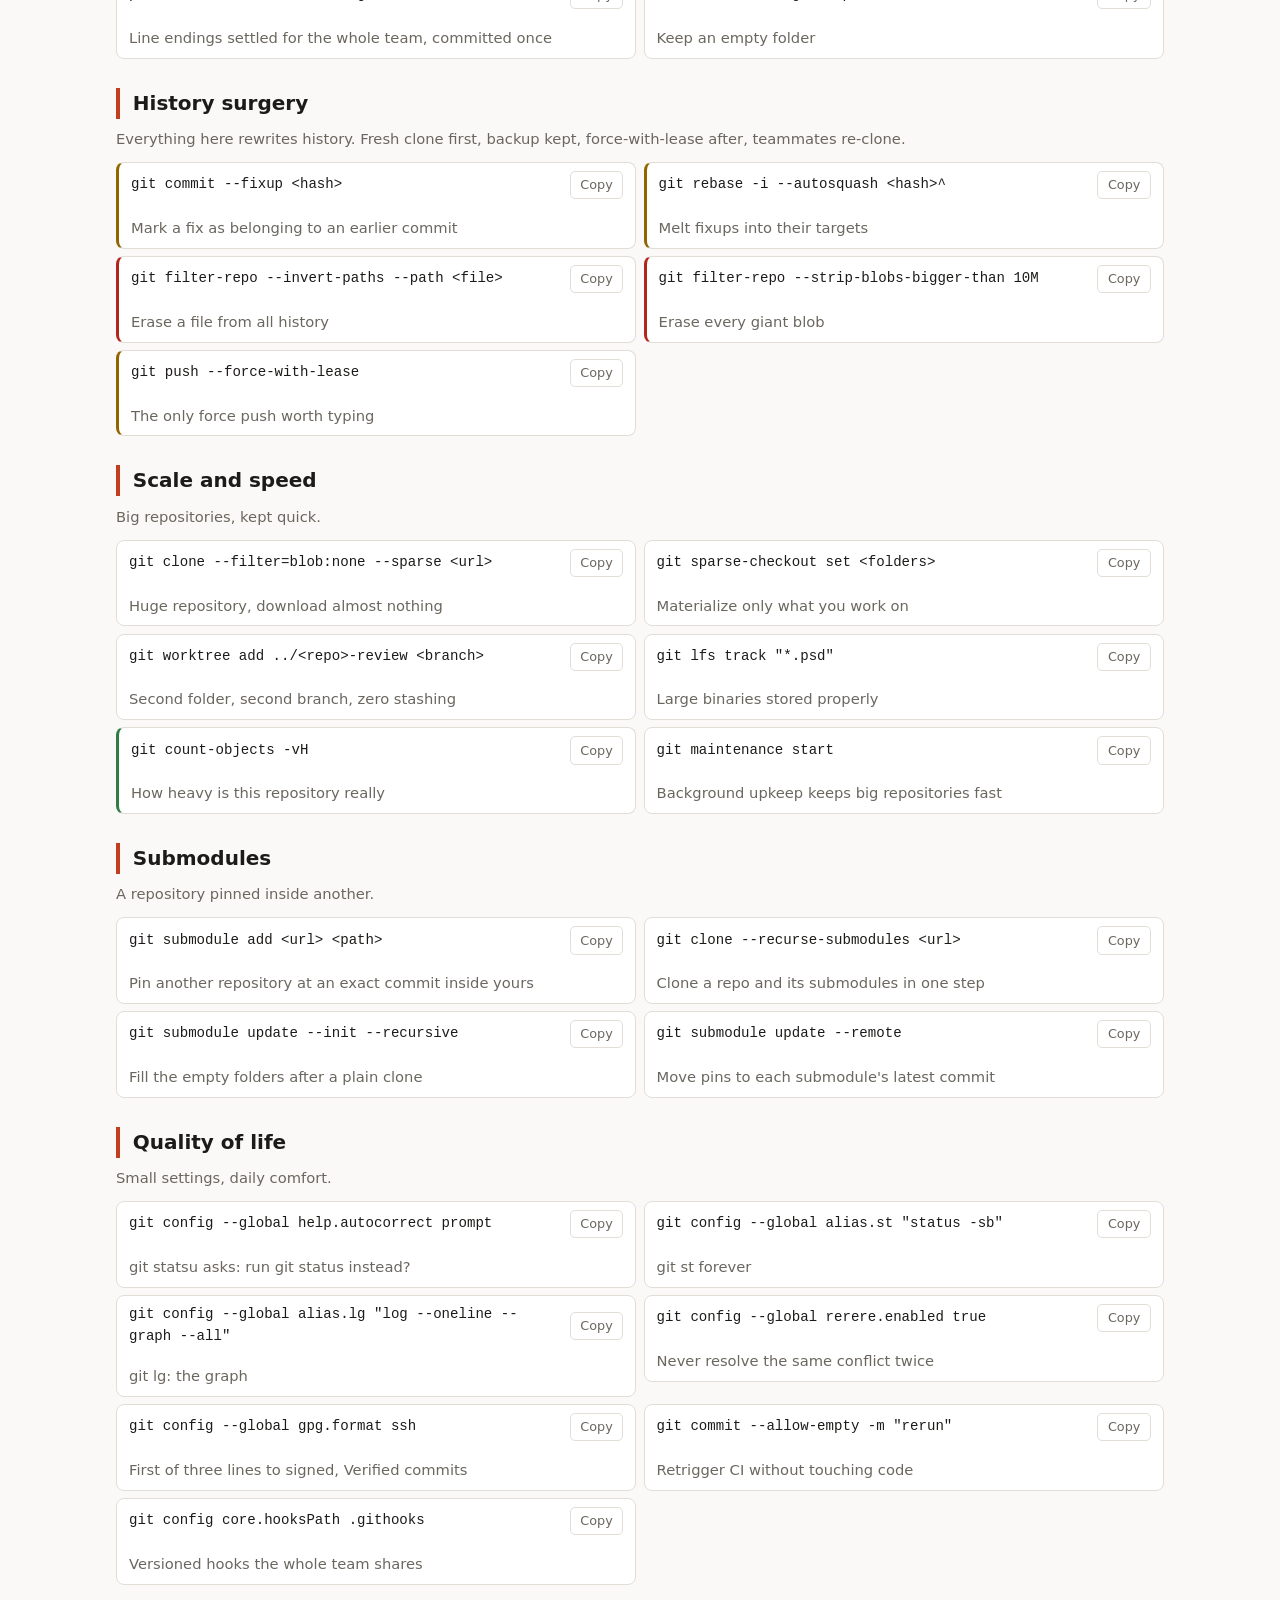
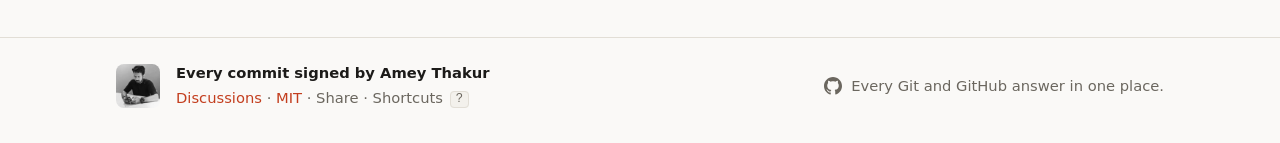
<file: docs/cheatsheet.html>
<!doctype html>
<!--
  File: cheatsheet.html
  Purpose: The complete Git cheatsheet: every command worth knowing, one line each, everywhere Git runs.
  Author: Amey Thakur
  GitHub: https://github.com/Amey-Thakur
  Tech: HTML5, static content generated from data/cheatsheet.js?v=2on by build_pages.py, GitHub Pages
  Description: One page, print-friendly, not restricted to any host: setup, daily loop, branches, undo, history surgery, every platform, and Git with no host at all. Red-marked commands rewrite history or can destroy work.
  Date: 2026-08-07
-->
<html lang="en">
<head>
  <meta charset="utf-8">
  <meta name="viewport" content="width=device-width, initial-scale=1">
  <meta name="theme-color" content="#faf9f7" media="(prefers-color-scheme: light)">
  <meta name="theme-color" content="#141311" media="(prefers-color-scheme: dark)">
  <title>The complete Git cheatsheet | Git Guide</title>
  <meta name="description" content="Every Git command worth knowing on one page: setup, daily loop, branches, merge and rebase, undo, stash, tags, history surgery, and the same Git on GitHub, GitLab, Bitbucket, Azure DevOps, AWS, or no host at all.">
  <link rel="canonical" href="https://amey-thakur.github.io/GIT-GUIDE/cheatsheet.html">
  <meta property="og:title" content="The complete Git cheatsheet">
  <meta property="og:description" content="Every command worth knowing, one line each, everywhere Git runs.">
  <meta property="og:type" content="website">
  <meta property="og:url" content="https://amey-thakur.github.io/GIT-GUIDE/cheatsheet.html">
  <meta property="og:image" content="https://amey-thakur.github.io/GIT-GUIDE/assets/social-preview.png">
  <meta property="og:image:width" content="1280">
  <meta property="og:image:height" content="640">
  <meta name="twitter:card" content="summary_large_image">
  <meta name="twitter:image" content="https://amey-thakur.github.io/GIT-GUIDE/assets/social-preview.png">
  <link rel="manifest" href="manifest.webmanifest">
  <link rel="icon" href="assets/git-logo.svg" type="image/svg+xml">
  <link rel="stylesheet" href="style.css?v=85">
</head>
<body>

  <a class="skip" href="#main">Skip to content</a>

  <header class="site-header">
    <div class="wrap head-row">
      <a class="brand" href="./"><img class="icon git" src="assets/git-logo.svg" alt="" width="26" height="26"><span>Git Guide<span class="dot">.</span></span></a>
      <div class="head-tools">
        <a class="gh-link" href="assets/git-guide.pdf" download title="Download Git Guide (PDF)" aria-label="Download Git Guide as PDF"><svg viewBox="0 0 24 24" width="16" height="16" fill="none" stroke="currentColor" stroke-width="2" stroke-linecap="round" stroke-linejoin="round" aria-hidden="true"><path d="M4 19.5A2.5 2.5 0 0 1 6.5 17H20"/><path d="M6.5 2H20v20H6.5A2.5 2.5 0 0 1 4 19.5v-15A2.5 2.5 0 0 1 6.5 2z"/><path d="M9.5 2v6l2.5-1.7L14.5 8V2"/></svg></a>
        <a class="gh-link" href="https://github.com/Amey-Thakur/GIT-GUIDE" aria-label="Source on GitHub" title="Source on GitHub"><svg viewBox="0 0 24 24" width="16" height="16" fill="currentColor" aria-hidden="true"><path d="M12 0c-6.626 0-12 5.373-12 12 0 5.302 3.438 9.8 8.207 11.387.599.111.793-.261.793-.577v-2.234c-3.338.726-4.033-1.416-4.033-1.416-.546-1.387-1.333-1.756-1.333-1.756-1.089-.745.083-.729.083-.729 1.205.084 1.839 1.237 1.839 1.237 1.07 1.834 2.807 1.304 3.492.997.107-.775.418-1.305.762-1.604-2.665-.305-5.467-1.334-5.467-5.931 0-1.311.469-2.381 1.236-3.221-.124-.303-.535-1.524.117-3.176 0 0 1.008-.322 3.301 1.23.957-.266 1.983-.399 3.003-.404 1.02.005 2.047.138 3.006.404 2.291-1.552 3.297-1.23 3.297-1.23.653 1.653.242 2.874.118 3.176.77.84 1.235 1.911 1.235 3.221 0 4.609-2.807 5.624-5.479 5.921.43.372.823 1.102.823 2.222v3.293c0 .319.192.694.801.576 4.765-1.589 8.199-6.086 8.199-11.386 0-6.627-5.373-12-12-12z"/></svg></a>
        <button id="theme-toggle" class="theme-toggle" type="button" aria-label="Switch between light and dark theme" title="Switch theme">
          <svg viewBox="0 0 20 16" width="18" height="15" aria-hidden="true"><path class="tt-line" d="M5.3 8h3.7M9 8c2.5 0 2.5-4 5-4M9 8c2.5 0 2.5 4 5 4" fill="none"/><circle class="tt-base" cx="3.5" cy="8" r="1.8"/><circle class="tt-light" cx="15.8" cy="4" r="2"/><circle class="tt-dark" cx="15.8" cy="12" r="2"/></svg>
        </button>
      </div>
    </div>
    <div class="wrap">
      <nav class="site-nav" aria-label="Site">
        <a href="./">Finder</a>
        <a href="setup.html">Start</a>
        <a href="learn.html">Learn</a>
        <a href="play.html">Practise</a>
        <a href="fix.html">Fix</a>
        <a href="errors.html">Errors</a>
        <a href="github.html">GitHub</a>
        <a href="workflows.html">Workflows</a>
        <a href="cheatsheet.html" aria-current="page">Cheatsheet</a>
      </nav>
    </div>
  </header>

  <main id="main">
    <section class="hero">
      <div class="wrap">
        <h1>The complete Git cheatsheet<span class="dot">.</span></h1>
        <p class="lede">Every command worth knowing, one line each. Commands in red rewrite history or can destroy work; each has a full answer with its undo in <a href="./">the finder</a>.</p>
        <div class="dl-grid" aria-label="Downloads">
          <a class="dl" href="assets/git-guide.pdf" download>
            <span class="thumb"><img src="assets/pdf-cover.png?v=8" alt="Cover of the Git Guide PDF"></span>
            <span class="dl-text"><span class="dl-name">Git Guide</span><span class="dl-meta">PDF · the complete guide</span></span>
          </a>
          <a class="dl" href="assets/cheatsheet-card.png" download>
            <span class="thumb"><img src="assets/cheatsheet-card.png?v=8" alt="The daily commands card"></span>
            <span class="dl-text"><span class="dl-name">Daily card</span><span class="dl-meta">PNG · print one page</span></span>
          </a>
          <a class="dl" href="assets/cheatsheet-card-2.png" download>
            <span class="thumb"><img src="assets/cheatsheet-card-2.png?v=8" alt="The beyond-daily commands card"></span>
            <span class="dl-text"><span class="dl-name">Beyond card</span><span class="dl-meta">PNG · the second page</span></span>
          </a>
          <a class="dl" href="assets/poster.png" download>
            <span class="thumb"><img src="assets/poster.png?v=8" alt="The Git Guide poster"></span>
            <span class="dl-text"><span class="dl-name">Poster</span><span class="dl-meta">PNG · one sheet</span></span>
          </a>
        </div>
      </div>
    </section>

    <section class="finder" aria-label="Filter commands">
      <div class="wrap">
        <div class="searchbox">
          <input id="cf" type="text" enterkeyhint="search" placeholder="rebase, stash, submodule, force..."
                 autocomplete="off" autocapitalize="off" spellcheck="false"
                 aria-label="Filter commands">
          <span class="hint" aria-hidden="true">/</span>
        </div>
      </div>
    </section>

    <section aria-label="Cheatsheet">
      <div class="wrap cheatsheet">
<!-- cheatsheet:start -->
<nav class="cs-toc" aria-label="Sections"><a href="#setup-and-identity">Setup and identity</a><a href="#start-a-project">Start a project</a><a href="#the-daily-loop">The daily loop</a><a href="#branches">Branches</a><a href="#merge-and-rebase">Merge and rebase</a><a href="#undo-and-rescue">Undo and rescue</a><a href="#stash">Stash</a><a href="#inspect-and-search">Inspect and search</a><a href="#tags-and-releases">Tags and releases</a><a href="#every-platform-same-git">Every platform, same Git</a><a href="#no-host-at-all">No host at all</a><a href="#files-and-ignoring">Files and ignoring</a><a href="#history-surgery">History surgery</a><a href="#scale-and-speed">Scale and speed</a><a href="#submodules">Submodules</a><a href="#quality-of-life">Quality of life</a></nav>
<section class="cs-section">
  <h2 id="setup-and-identity">Setup and identity</h2>
  <p class="note">Once per machine; everything else builds on it.</p>
  <div class="cs-rows">
    <div class="cs-row cs-safe">
      <code>git config --global user.name &quot;&lt;name&gt;&quot;</code>
      <span>Name stamped into your commits</span>
      <button class="copy" data-cmd="git config --global user.name &quot;&lt;name&gt;&quot;" aria-label="Copy command">Copy</button>
    </div>
    <div class="cs-row cs-safe">
      <code>git config --global user.email &quot;&lt;email&gt;&quot;</code>
      <span>Use your host account email so commits link to your profile</span>
      <button class="copy" data-cmd="git config --global user.email &quot;&lt;email&gt;&quot;" aria-label="Copy command">Copy</button>
    </div>
    <div class="cs-row cs-safe">
      <code>git config --global init.defaultBranch main</code>
      <span>New repositories start on main</span>
      <button class="copy" data-cmd="git config --global init.defaultBranch main" aria-label="Copy command">Copy</button>
    </div>
    <div class="cs-row cs-safe">
      <code>git config --global core.editor &quot;code --wait&quot;</code>
      <span>Commit messages open in VS Code</span>
      <button class="copy" data-cmd="git config --global core.editor &quot;code --wait&quot;" aria-label="Copy command">Copy</button>
    </div>
    <div class="cs-row cs-safe">
      <code>git config --global pull.ff only</code>
      <span>Pull never creates surprise merge commits</span>
      <button class="copy" data-cmd="git config --global pull.ff only" aria-label="Copy command">Copy</button>
    </div>
    <div class="cs-row cs-safe">
      <code>git config --global fetch.prune true</code>
      <span>Deleted remote branches disappear locally too</span>
      <button class="copy" data-cmd="git config --global fetch.prune true" aria-label="Copy command">Copy</button>
    </div>
    <div class="cs-row cs-safe">
      <code>git config --global rebase.autoStash true</code>
      <span>Pull with rebase works even with edits in progress</span>
      <button class="copy" data-cmd="git config --global rebase.autoStash true" aria-label="Copy command">Copy</button>
    </div>
    <div class="cs-row cs-safe">
      <code>git config --global core.autocrlf true</code>
      <span>Windows line endings handled once; macOS and Linux use input</span>
      <button class="copy" data-cmd="git config --global core.autocrlf true" aria-label="Copy command">Copy</button>
    </div>
    <div class="cs-row cs-read">
      <code>git config --list --show-origin</code>
      <span>Every setting and the file it comes from</span>
      <button class="copy" data-cmd="git config --list --show-origin" aria-label="Copy command">Copy</button>
    </div>
  </div>
</section>
<section class="cs-section">
  <h2 id="start-a-project">Start a project</h2>
  <p class="note">From nothing, or from a URL.</p>
  <div class="cs-rows">
    <div class="cs-row cs-safe">
      <code>git init -b main</code>
      <span>Turn this folder into a repository</span>
      <button class="copy" data-cmd="git init -b main" aria-label="Copy command">Copy</button>
    </div>
    <div class="cs-row cs-safe">
      <code>git clone &lt;url&gt;</code>
      <span>Copy a repository, any host, full history</span>
      <button class="copy" data-cmd="git clone &lt;url&gt;" aria-label="Copy command">Copy</button>
    </div>
    <div class="cs-row cs-safe">
      <code>git clone --depth 1 &lt;url&gt;</code>
      <span>Latest snapshot only, fastest</span>
      <button class="copy" data-cmd="git clone --depth 1 &lt;url&gt;" aria-label="Copy command">Copy</button>
    </div>
    <div class="cs-row cs-safe">
      <code>git remote add origin &lt;url&gt;</code>
      <span>Connect a local repository to a host</span>
      <button class="copy" data-cmd="git remote add origin &lt;url&gt;" aria-label="Copy command">Copy</button>
    </div>
    <div class="cs-row cs-safe">
      <code>git push -u origin main</code>
      <span>First push; -u links the branches for good</span>
      <button class="copy" data-cmd="git push -u origin main" aria-label="Copy command">Copy</button>
    </div>
  </div>
</section>
<section class="cs-section">
  <h2 id="the-daily-loop">The daily loop</h2>
  <p class="note">The nine commands that are most of Git.</p>
  <div class="cs-rows">
    <div class="cs-row cs-read">
      <code>git status -sb</code>
      <span>What changed, one line per file</span>
      <button class="copy" data-cmd="git status -sb" aria-label="Copy command">Copy</button>
    </div>
    <div class="cs-row cs-read">
      <code>git diff</code>
      <span>Unstaged edits, line by line</span>
      <button class="copy" data-cmd="git diff" aria-label="Copy command">Copy</button>
    </div>
    <div class="cs-row cs-read">
      <code>git diff --staged</code>
      <span>What the next commit will contain</span>
      <button class="copy" data-cmd="git diff --staged" aria-label="Copy command">Copy</button>
    </div>
    <div class="cs-row cs-safe">
      <code>git add &lt;file&gt;</code>
      <span>Stage a change; git add -p picks piece by piece</span>
      <button class="copy" data-cmd="git add &lt;file&gt;" aria-label="Copy command">Copy</button>
    </div>
    <div class="cs-row cs-safe">
      <code>git commit -m &quot;&lt;message&gt;&quot;</code>
      <span>Seal the staged snapshot</span>
      <button class="copy" data-cmd="git commit -m &quot;&lt;message&gt;&quot;" aria-label="Copy command">Copy</button>
    </div>
    <div class="cs-row cs-history">
      <code>git commit --amend --no-edit</code>
      <span>Add staged changes to the last commit</span>
      <button class="copy" data-cmd="git commit --amend --no-edit" aria-label="Copy command">Copy</button>
    </div>
    <div class="cs-row cs-safe">
      <code>git fetch</code>
      <span>See what the remote has before touching anything</span>
      <button class="copy" data-cmd="git fetch" aria-label="Copy command">Copy</button>
    </div>
    <div class="cs-row cs-history">
      <code>git pull --rebase</code>
      <span>Get remote commits, replay yours on top</span>
      <button class="copy" data-cmd="git pull --rebase" aria-label="Copy command">Copy</button>
    </div>
    <div class="cs-row cs-safe">
      <code>git push</code>
      <span>Publish your commits</span>
      <button class="copy" data-cmd="git push" aria-label="Copy command">Copy</button>
    </div>
  </div>
</section>
<section class="cs-section">
  <h2 id="branches">Branches</h2>
  <p class="note">Cheap, fast, and safe to make by the dozen.</p>
  <div class="cs-rows">
    <div class="cs-row cs-safe">
      <code>git switch -c &lt;branch&gt;</code>
      <span>Create and move in one step</span>
      <button class="copy" data-cmd="git switch -c &lt;branch&gt;" aria-label="Copy command">Copy</button>
    </div>
    <div class="cs-row cs-safe">
      <code>git switch &lt;branch&gt;</code>
      <span>Move to an existing branch</span>
      <button class="copy" data-cmd="git switch &lt;branch&gt;" aria-label="Copy command">Copy</button>
    </div>
    <div class="cs-row cs-safe">
      <code>git switch -</code>
      <span>Back to the branch you just left</span>
      <button class="copy" data-cmd="git switch -" aria-label="Copy command">Copy</button>
    </div>
    <div class="cs-row cs-read">
      <code>git branch --show-current</code>
      <span>Where am I</span>
      <button class="copy" data-cmd="git branch --show-current" aria-label="Copy command">Copy</button>
    </div>
    <div class="cs-row cs-read">
      <code>git branch -vv</code>
      <span>Every local branch with its remote and ahead-behind state</span>
      <button class="copy" data-cmd="git branch -vv" aria-label="Copy command">Copy</button>
    </div>
    <div class="cs-row cs-read">
      <code>git branch -a</code>
      <span>Every branch, local and remote</span>
      <button class="copy" data-cmd="git branch -a" aria-label="Copy command">Copy</button>
    </div>
    <div class="cs-row cs-safe">
      <code>git push -u origin &lt;branch&gt;</code>
      <span>Publish a new branch</span>
      <button class="copy" data-cmd="git push -u origin &lt;branch&gt;" aria-label="Copy command">Copy</button>
    </div>
    <div class="cs-row cs-safe">
      <code>git branch -d &lt;branch&gt;</code>
      <span>Delete a merged branch; -D forces</span>
      <button class="copy" data-cmd="git branch -d &lt;branch&gt;" aria-label="Copy command">Copy</button>
    </div>
    <div class="cs-row cs-destructive">
      <code>git push origin --delete &lt;branch&gt;</code>
      <span>Delete it on the remote too</span>
      <button class="copy" data-cmd="git push origin --delete &lt;branch&gt;" aria-label="Copy command">Copy</button>
    </div>
    <div class="cs-row cs-safe">
      <code>git branch -m &lt;old&gt; &lt;new&gt;</code>
      <span>Rename</span>
      <button class="copy" data-cmd="git branch -m &lt;old&gt; &lt;new&gt;" aria-label="Copy command">Copy</button>
    </div>
  </div>
</section>
<section class="cs-section">
  <h2 id="merge-and-rebase">Merge and rebase</h2>
  <p class="note">Two ways to bring lines together.</p>
  <div class="cs-rows">
    <div class="cs-row cs-safe">
      <code>git merge &lt;branch&gt;</code>
      <span>Bring a branch in; history stays true</span>
      <button class="copy" data-cmd="git merge &lt;branch&gt;" aria-label="Copy command">Copy</button>
    </div>
    <div class="cs-row cs-safe">
      <code>git merge --no-ff &lt;branch&gt;</code>
      <span>Always keep the feature visible as one bubble</span>
      <button class="copy" data-cmd="git merge --no-ff &lt;branch&gt;" aria-label="Copy command">Copy</button>
    </div>
    <div class="cs-row cs-history">
      <code>git rebase main</code>
      <span>Replay your branch on top of main</span>
      <button class="copy" data-cmd="git rebase main" aria-label="Copy command">Copy</button>
    </div>
    <div class="cs-row cs-history">
      <code>git rebase -i HEAD~&lt;n&gt;</code>
      <span>Rewrite, reorder, squash your last n commits</span>
      <button class="copy" data-cmd="git rebase -i HEAD~&lt;n&gt;" aria-label="Copy command">Copy</button>
    </div>
    <div class="cs-row cs-safe">
      <code>git cherry-pick &lt;hash&gt;</code>
      <span>Copy one commit onto this branch</span>
      <button class="copy" data-cmd="git cherry-pick &lt;hash&gt;" aria-label="Copy command">Copy</button>
    </div>
    <div class="cs-row cs-safe">
      <code>git merge --abort</code>
      <span>Back out of a conflicted merge</span>
      <button class="copy" data-cmd="git merge --abort" aria-label="Copy command">Copy</button>
    </div>
    <div class="cs-row cs-history">
      <code>git rebase --continue</code>
      <span>Resume after resolving a conflict</span>
      <button class="copy" data-cmd="git rebase --continue" aria-label="Copy command">Copy</button>
    </div>
  </div>
</section>
<section class="cs-section">
  <h2 id="undo-and-rescue">Undo and rescue</h2>
  <p class="note">Every mistake has a way back.</p>
  <div class="cs-rows">
    <div class="cs-row cs-destructive">
      <code>git restore &lt;file&gt;</code>
      <span>Discard edits, back to last commit</span>
      <button class="copy" data-cmd="git restore &lt;file&gt;" aria-label="Copy command">Copy</button>
    </div>
    <div class="cs-row cs-safe">
      <code>git restore --staged &lt;file&gt;</code>
      <span>Unstage, keep the edits</span>
      <button class="copy" data-cmd="git restore --staged &lt;file&gt;" aria-label="Copy command">Copy</button>
    </div>
    <div class="cs-row cs-history">
      <code>git commit --amend -m &quot;&lt;new message&gt;&quot;</code>
      <span>Rewrite the last commit message</span>
      <button class="copy" data-cmd="git commit --amend -m &quot;&lt;new message&gt;&quot;" aria-label="Copy command">Copy</button>
    </div>
    <div class="cs-row cs-safe">
      <code>git reset --soft HEAD~1</code>
      <span>Uncommit, keep everything staged</span>
      <button class="copy" data-cmd="git reset --soft HEAD~1" aria-label="Copy command">Copy</button>
    </div>
    <div class="cs-row cs-destructive">
      <code>git reset --hard HEAD~1</code>
      <span>Erase the last commit and its work</span>
      <button class="copy" data-cmd="git reset --hard HEAD~1" aria-label="Copy command">Copy</button>
    </div>
    <div class="cs-row cs-safe">
      <code>git revert &lt;hash&gt;</code>
      <span>Undo by adding an opposite commit; safe when pushed</span>
      <button class="copy" data-cmd="git revert &lt;hash&gt;" aria-label="Copy command">Copy</button>
    </div>
    <div class="cs-row cs-read">
      <code>git reflog</code>
      <span>Every state you have been in; the safety net</span>
      <button class="copy" data-cmd="git reflog" aria-label="Copy command">Copy</button>
    </div>
    <div class="cs-row cs-destructive">
      <code>git reset --hard ORIG_HEAD</code>
      <span>Undo the merge, rebase, or pull that just happened</span>
      <button class="copy" data-cmd="git reset --hard ORIG_HEAD" aria-label="Copy command">Copy</button>
    </div>
    <div class="cs-row cs-safe">
      <code>git clean -nd</code>
      <span>Preview deleting untracked files; -fd deletes</span>
      <button class="copy" data-cmd="git clean -nd" aria-label="Copy command">Copy</button>
    </div>
  </div>
</section>
<section class="cs-section">
  <h2 id="stash">Stash</h2>
  <p class="note">A shelf for work that is not ready.</p>
  <div class="cs-rows">
    <div class="cs-row cs-safe">
      <code>git stash push -u -m &quot;&lt;label&gt;&quot;</code>
      <span>Set everything aside, untracked included</span>
      <button class="copy" data-cmd="git stash push -u -m &quot;&lt;label&gt;&quot;" aria-label="Copy command">Copy</button>
    </div>
    <div class="cs-row cs-read">
      <code>git stash list</code>
      <span>What is shelved</span>
      <button class="copy" data-cmd="git stash list" aria-label="Copy command">Copy</button>
    </div>
    <div class="cs-row cs-safe">
      <code>git stash pop</code>
      <span>Bring the newest back and drop it</span>
      <button class="copy" data-cmd="git stash pop" aria-label="Copy command">Copy</button>
    </div>
    <div class="cs-row cs-safe">
      <code>git stash apply stash@{&lt;n&gt;}</code>
      <span>Bring a specific one back, keep it shelved</span>
      <button class="copy" data-cmd="git stash apply stash@{&lt;n&gt;}" aria-label="Copy command">Copy</button>
    </div>
    <div class="cs-row cs-read">
      <code>git stash show -p</code>
      <span>See inside before applying</span>
      <button class="copy" data-cmd="git stash show -p" aria-label="Copy command">Copy</button>
    </div>
  </div>
</section>
<section class="cs-section">
  <h2 id="inspect-and-search">Inspect and search</h2>
  <p class="note">Read history like a book with an index.</p>
  <div class="cs-rows">
    <div class="cs-row cs-read">
      <code>git log --oneline --graph --all</code>
      <span>The whole history as a graph</span>
      <button class="copy" data-cmd="git log --oneline --graph --all" aria-label="Copy command">Copy</button>
    </div>
    <div class="cs-row cs-read">
      <code>git log -p -- &lt;file&gt;</code>
      <span>Every change to one file; --follow crosses renames</span>
      <button class="copy" data-cmd="git log -p -- &lt;file&gt;" aria-label="Copy command">Copy</button>
    </div>
    <div class="cs-row cs-read">
      <code>git log --grep=&quot;&lt;text&gt;&quot;</code>
      <span>Find commits by message</span>
      <button class="copy" data-cmd="git log --grep=&quot;&lt;text&gt;&quot;" aria-label="Copy command">Copy</button>
    </div>
    <div class="cs-row cs-read">
      <code>git log -S &quot;&lt;text&gt;&quot;</code>
      <span>Find commits that added or removed this text</span>
      <button class="copy" data-cmd="git log -S &quot;&lt;text&gt;&quot;" aria-label="Copy command">Copy</button>
    </div>
    <div class="cs-row cs-read">
      <code>git diff main...&lt;branch&gt;</code>
      <span>What the branch changed since it split; the pull request view</span>
      <button class="copy" data-cmd="git diff main...&lt;branch&gt;" aria-label="Copy command">Copy</button>
    </div>
    <div class="cs-row cs-read">
      <code>git shortlog -sn --all</code>
      <span>Commits per author, ranked</span>
      <button class="copy" data-cmd="git shortlog -sn --all" aria-label="Copy command">Copy</button>
    </div>
    <div class="cs-row cs-read">
      <code>git blame -w &lt;file&gt;</code>
      <span>Who last touched each line, ignoring whitespace</span>
      <button class="copy" data-cmd="git blame -w &lt;file&gt;" aria-label="Copy command">Copy</button>
    </div>
    <div class="cs-row cs-read">
      <code>git show &lt;hash&gt;</code>
      <span>One commit in full; --stat for files only</span>
      <button class="copy" data-cmd="git show &lt;hash&gt;" aria-label="Copy command">Copy</button>
    </div>
    <div class="cs-row cs-safe">
      <code>git bisect start</code>
      <span>Binary-search history for the commit that broke it</span>
      <button class="copy" data-cmd="git bisect start" aria-label="Copy command">Copy</button>
    </div>
    <div class="cs-row cs-read">
      <code>git branch -a --contains &lt;hash&gt;</code>
      <span>Which branches carry this commit</span>
      <button class="copy" data-cmd="git branch -a --contains &lt;hash&gt;" aria-label="Copy command">Copy</button>
    </div>
  </div>
</section>
<section class="cs-section">
  <h2 id="tags-and-releases">Tags and releases</h2>
  <p class="note">Permanent names on permanent commits.</p>
  <div class="cs-rows">
    <div class="cs-row cs-safe">
      <code>git tag -a v1.0.0 -m &quot;&lt;note&gt;&quot;</code>
      <span>Mark a release</span>
      <button class="copy" data-cmd="git tag -a v1.0.0 -m &quot;&lt;note&gt;&quot;" aria-label="Copy command">Copy</button>
    </div>
    <div class="cs-row cs-safe">
      <code>git push origin v1.0.0</code>
      <span>Tags do not push themselves</span>
      <button class="copy" data-cmd="git push origin v1.0.0" aria-label="Copy command">Copy</button>
    </div>
    <div class="cs-row cs-safe">
      <code>git tag -d &lt;tag&gt;</code>
      <span>Delete locally; push origin --delete &lt;tag&gt; for the remote</span>
      <button class="copy" data-cmd="git tag -d &lt;tag&gt;" aria-label="Copy command">Copy</button>
    </div>
    <div class="cs-row cs-read">
      <code>git describe --tags</code>
      <span>Nearest release to where you stand</span>
      <button class="copy" data-cmd="git describe --tags" aria-label="Copy command">Copy</button>
    </div>
    <div class="cs-row cs-safe">
      <code>git switch --detach v1.0.0</code>
      <span>Visit a release; switch - to come back</span>
      <button class="copy" data-cmd="git switch --detach v1.0.0" aria-label="Copy command">Copy</button>
    </div>
  </div>
</section>
<section class="cs-section">
  <h2 id="every-platform-same-git">Every platform, same Git</h2>
  <p class="note">Git is identical everywhere; only the remote URL and sign-in differ. The same SSH public key works on every host.</p>
  <div class="cs-rows">
    <div class="cs-row cs-safe">
      <code>git clone git@github.com:&lt;user&gt;/&lt;repo&gt;.git</code>
      <span>GitHub over SSH</span>
      <button class="copy" data-cmd="git clone git@github.com:&lt;user&gt;/&lt;repo&gt;.git" aria-label="Copy command">Copy</button>
    </div>
    <div class="cs-row cs-safe">
      <code>git clone git@gitlab.com:&lt;user&gt;/&lt;repo&gt;.git</code>
      <span>GitLab</span>
      <button class="copy" data-cmd="git clone git@gitlab.com:&lt;user&gt;/&lt;repo&gt;.git" aria-label="Copy command">Copy</button>
    </div>
    <div class="cs-row cs-safe">
      <code>git clone git@bitbucket.org:&lt;workspace&gt;/&lt;repo&gt;.git</code>
      <span>Bitbucket</span>
      <button class="copy" data-cmd="git clone git@bitbucket.org:&lt;workspace&gt;/&lt;repo&gt;.git" aria-label="Copy command">Copy</button>
    </div>
    <div class="cs-row cs-safe">
      <code>git clone https://dev.azure.com/&lt;org&gt;/&lt;project&gt;/_git/&lt;repo&gt;</code>
      <span>Azure DevOps (Azure Repos)</span>
      <button class="copy" data-cmd="git clone https://dev.azure.com/&lt;org&gt;/&lt;project&gt;/_git/&lt;repo&gt;" aria-label="Copy command">Copy</button>
    </div>
    <div class="cs-row cs-safe">
      <code>git clone https://git-codecommit.&lt;region&gt;.amazonaws.com/v1/repos/&lt;repo&gt;</code>
      <span>AWS CodeCommit</span>
      <button class="copy" data-cmd="git clone https://git-codecommit.&lt;region&gt;.amazonaws.com/v1/repos/&lt;repo&gt;" aria-label="Copy command">Copy</button>
    </div>
    <div class="cs-row cs-safe">
      <code>git config --global credential.helper manager</code>
      <span>Browser sign-in for HTTPS remotes, all hosts</span>
      <button class="copy" data-cmd="git config --global credential.helper manager" aria-label="Copy command">Copy</button>
    </div>
    <div class="cs-row cs-safe">
      <code>git remote set-url origin &lt;url&gt;</code>
      <span>Move between hosts or between HTTPS and SSH</span>
      <button class="copy" data-cmd="git remote set-url origin &lt;url&gt;" aria-label="Copy command">Copy</button>
    </div>
    <div class="cs-row cs-safe">
      <code>git clone --mirror &lt;old&gt; &amp;&amp; git push --mirror &lt;new&gt;</code>
      <span>Migrate anywhere with full history</span>
      <button class="copy" data-cmd="git clone --mirror &lt;old&gt; &amp;&amp; git push --mirror &lt;new&gt;" aria-label="Copy command">Copy</button>
    </div>
  </div>
</section>
<section class="cs-section">
  <h2 id="no-host-at-all">No host at all</h2>
  <p class="note">Git predates the hosts and needs none of them.</p>
  <div class="cs-rows">
    <div class="cs-row cs-safe">
      <code>git init --bare ~/server/repo.git</code>
      <span>Your own remote on any machine or shared drive</span>
      <button class="copy" data-cmd="git init --bare ~/server/repo.git" aria-label="Copy command">Copy</button>
    </div>
    <div class="cs-row cs-safe">
      <code>git bundle create repo.bundle --all</code>
      <span>The whole repository as one file: USB, email, air gap</span>
      <button class="copy" data-cmd="git bundle create repo.bundle --all" aria-label="Copy command">Copy</button>
    </div>
    <div class="cs-row cs-safe">
      <code>git clone repo.bundle -b main &lt;folder&gt;</code>
      <span>Clone from the file, no network</span>
      <button class="copy" data-cmd="git clone repo.bundle -b main &lt;folder&gt;" aria-label="Copy command">Copy</button>
    </div>
    <div class="cs-row cs-safe">
      <code>git format-patch -3</code>
      <span>Last three commits as mailable patch files</span>
      <button class="copy" data-cmd="git format-patch -3" aria-label="Copy command">Copy</button>
    </div>
    <div class="cs-row cs-safe">
      <code>git am &lt;file&gt;.patch</code>
      <span>Apply mailed patches, authorship intact</span>
      <button class="copy" data-cmd="git am &lt;file&gt;.patch" aria-label="Copy command">Copy</button>
    </div>
    <div class="cs-row cs-safe">
      <code>git archive --format=zip -o src.zip HEAD</code>
      <span>Clean source export, no .git</span>
      <button class="copy" data-cmd="git archive --format=zip -o src.zip HEAD" aria-label="Copy command">Copy</button>
    </div>
  </div>
</section>
<section class="cs-section">
  <h2 id="files-and-ignoring">Files and ignoring</h2>
  <p class="note">What Git tracks, and what it must never.</p>
  <div class="cs-rows">
    <div class="cs-row cs-safe">
      <code>printf &quot;node_modules/\n&quot; &gt;&gt; .gitignore</code>
      <span>Ignore by pattern; affects untracked files only</span>
      <button class="copy" data-cmd="printf &quot;node_modules/\n&quot; &gt;&gt; .gitignore" aria-label="Copy command">Copy</button>
    </div>
    <div class="cs-row cs-safe">
      <code>git rm --cached &lt;file&gt;</code>
      <span>Stop tracking, keep on disk</span>
      <button class="copy" data-cmd="git rm --cached &lt;file&gt;" aria-label="Copy command">Copy</button>
    </div>
    <div class="cs-row cs-safe">
      <code>git mv &lt;old&gt; &lt;new&gt;</code>
      <span>Rename and stage in one step</span>
      <button class="copy" data-cmd="git mv &lt;old&gt; &lt;new&gt;" aria-label="Copy command">Copy</button>
    </div>
    <div class="cs-row cs-safe">
      <code>git update-index --skip-worktree &lt;file&gt;</code>
      <span>Ignore your local edits to a tracked file</span>
      <button class="copy" data-cmd="git update-index --skip-worktree &lt;file&gt;" aria-label="Copy command">Copy</button>
    </div>
    <div class="cs-row cs-safe">
      <code>printf &quot;* text=auto\n&quot; &gt;&gt; .gitattributes</code>
      <span>Line endings settled for the whole team, committed once</span>
      <button class="copy" data-cmd="printf &quot;* text=auto\n&quot; &gt;&gt; .gitattributes" aria-label="Copy command">Copy</button>
    </div>
    <div class="cs-row cs-safe">
      <code>touch &lt;folder&gt;/.gitkeep</code>
      <span>Keep an empty folder</span>
      <button class="copy" data-cmd="touch &lt;folder&gt;/.gitkeep" aria-label="Copy command">Copy</button>
    </div>
  </div>
</section>
<section class="cs-section">
  <h2 id="history-surgery">History surgery</h2>
  <p class="note">Everything here rewrites history. Fresh clone first, backup kept, force-with-lease after, teammates re-clone.</p>
  <div class="cs-rows">
    <div class="cs-row cs-history">
      <code>git commit --fixup &lt;hash&gt;</code>
      <span>Mark a fix as belonging to an earlier commit</span>
      <button class="copy" data-cmd="git commit --fixup &lt;hash&gt;" aria-label="Copy command">Copy</button>
    </div>
    <div class="cs-row cs-history">
      <code>git rebase -i --autosquash &lt;hash&gt;^</code>
      <span>Melt fixups into their targets</span>
      <button class="copy" data-cmd="git rebase -i --autosquash &lt;hash&gt;^" aria-label="Copy command">Copy</button>
    </div>
    <div class="cs-row cs-destructive">
      <code>git filter-repo --invert-paths --path &lt;file&gt;</code>
      <span>Erase a file from all history</span>
      <button class="copy" data-cmd="git filter-repo --invert-paths --path &lt;file&gt;" aria-label="Copy command">Copy</button>
    </div>
    <div class="cs-row cs-destructive">
      <code>git filter-repo --strip-blobs-bigger-than 10M</code>
      <span>Erase every giant blob</span>
      <button class="copy" data-cmd="git filter-repo --strip-blobs-bigger-than 10M" aria-label="Copy command">Copy</button>
    </div>
    <div class="cs-row cs-history">
      <code>git push --force-with-lease</code>
      <span>The only force push worth typing</span>
      <button class="copy" data-cmd="git push --force-with-lease" aria-label="Copy command">Copy</button>
    </div>
  </div>
</section>
<section class="cs-section">
  <h2 id="scale-and-speed">Scale and speed</h2>
  <p class="note">Big repositories, kept quick.</p>
  <div class="cs-rows">
    <div class="cs-row cs-safe">
      <code>git clone --filter=blob:none --sparse &lt;url&gt;</code>
      <span>Huge repository, download almost nothing</span>
      <button class="copy" data-cmd="git clone --filter=blob:none --sparse &lt;url&gt;" aria-label="Copy command">Copy</button>
    </div>
    <div class="cs-row cs-safe">
      <code>git sparse-checkout set &lt;folders&gt;</code>
      <span>Materialize only what you work on</span>
      <button class="copy" data-cmd="git sparse-checkout set &lt;folders&gt;" aria-label="Copy command">Copy</button>
    </div>
    <div class="cs-row cs-safe">
      <code>git worktree add ../&lt;repo&gt;-review &lt;branch&gt;</code>
      <span>Second folder, second branch, zero stashing</span>
      <button class="copy" data-cmd="git worktree add ../&lt;repo&gt;-review &lt;branch&gt;" aria-label="Copy command">Copy</button>
    </div>
    <div class="cs-row cs-safe">
      <code>git lfs track &quot;*.psd&quot;</code>
      <span>Large binaries stored properly</span>
      <button class="copy" data-cmd="git lfs track &quot;*.psd&quot;" aria-label="Copy command">Copy</button>
    </div>
    <div class="cs-row cs-read">
      <code>git count-objects -vH</code>
      <span>How heavy is this repository really</span>
      <button class="copy" data-cmd="git count-objects -vH" aria-label="Copy command">Copy</button>
    </div>
    <div class="cs-row cs-safe">
      <code>git maintenance start</code>
      <span>Background upkeep keeps big repositories fast</span>
      <button class="copy" data-cmd="git maintenance start" aria-label="Copy command">Copy</button>
    </div>
  </div>
</section>
<section class="cs-section">
  <h2 id="submodules">Submodules</h2>
  <p class="note">A repository pinned inside another.</p>
  <div class="cs-rows">
    <div class="cs-row cs-safe">
      <code>git submodule add &lt;url&gt; &lt;path&gt;</code>
      <span>Pin another repository at an exact commit inside yours</span>
      <button class="copy" data-cmd="git submodule add &lt;url&gt; &lt;path&gt;" aria-label="Copy command">Copy</button>
    </div>
    <div class="cs-row cs-safe">
      <code>git clone --recurse-submodules &lt;url&gt;</code>
      <span>Clone a repo and its submodules in one step</span>
      <button class="copy" data-cmd="git clone --recurse-submodules &lt;url&gt;" aria-label="Copy command">Copy</button>
    </div>
    <div class="cs-row cs-safe">
      <code>git submodule update --init --recursive</code>
      <span>Fill the empty folders after a plain clone</span>
      <button class="copy" data-cmd="git submodule update --init --recursive" aria-label="Copy command">Copy</button>
    </div>
    <div class="cs-row cs-safe">
      <code>git submodule update --remote</code>
      <span>Move pins to each submodule&#x27;s latest commit</span>
      <button class="copy" data-cmd="git submodule update --remote" aria-label="Copy command">Copy</button>
    </div>
  </div>
</section>
<section class="cs-section">
  <h2 id="quality-of-life">Quality of life</h2>
  <p class="note">Small settings, daily comfort.</p>
  <div class="cs-rows">
    <div class="cs-row cs-safe">
      <code>git config --global help.autocorrect prompt</code>
      <span>git statsu asks: run git status instead?</span>
      <button class="copy" data-cmd="git config --global help.autocorrect prompt" aria-label="Copy command">Copy</button>
    </div>
    <div class="cs-row cs-safe">
      <code>git config --global alias.st &quot;status -sb&quot;</code>
      <span>git st forever</span>
      <button class="copy" data-cmd="git config --global alias.st &quot;status -sb&quot;" aria-label="Copy command">Copy</button>
    </div>
    <div class="cs-row cs-safe">
      <code>git config --global alias.lg &quot;log --oneline --graph --all&quot;</code>
      <span>git lg: the graph</span>
      <button class="copy" data-cmd="git config --global alias.lg &quot;log --oneline --graph --all&quot;" aria-label="Copy command">Copy</button>
    </div>
    <div class="cs-row cs-safe">
      <code>git config --global rerere.enabled true</code>
      <span>Never resolve the same conflict twice</span>
      <button class="copy" data-cmd="git config --global rerere.enabled true" aria-label="Copy command">Copy</button>
    </div>
    <div class="cs-row cs-safe">
      <code>git config --global gpg.format ssh</code>
      <span>First of three lines to signed, Verified commits</span>
      <button class="copy" data-cmd="git config --global gpg.format ssh" aria-label="Copy command">Copy</button>
    </div>
    <div class="cs-row cs-safe">
      <code>git commit --allow-empty -m &quot;rerun&quot;</code>
      <span>Retrigger CI without touching code</span>
      <button class="copy" data-cmd="git commit --allow-empty -m &quot;rerun&quot;" aria-label="Copy command">Copy</button>
    </div>
    <div class="cs-row cs-safe">
      <code>git config core.hooksPath .githooks</code>
      <span>Versioned hooks the whole team shares</span>
      <button class="copy" data-cmd="git config core.hooksPath .githooks" aria-label="Copy command">Copy</button>
    </div>
  </div>
</section>
<!-- cheatsheet:end -->
      </div>
    </section>
  </main>

  <footer class="site-footer">
    <div class="wrap">
      <img class="avatar" src="assets/amey.jpg" alt="Amey Thakur" width="44" height="44">
      <div class="footer-text">
        <p class="footer-name">Every commit signed by <a href="https://github.com/Amey-Thakur">Amey Thakur</a></p>
        <p class="footer-links">
          <a href="https://github.com/Amey-Thakur/GIT-GUIDE/discussions">Discussions</a> ·
          <a href="https://github.com/Amey-Thakur/GIT-GUIDE/blob/main/LICENSE">MIT</a>
        </p>
      </div>
      <a class="footer-tag" href="https://github.com/Amey-Thakur/GIT-GUIDE"><svg viewBox="0 0 24 24" width="18" height="18" fill="currentColor" aria-hidden="true"><path d="M12 0c-6.626 0-12 5.373-12 12 0 5.302 3.438 9.8 8.207 11.387.599.111.793-.261.793-.577v-2.234c-3.338.726-4.033-1.416-4.033-1.416-.546-1.387-1.333-1.756-1.333-1.756-1.089-.745.083-.729.083-.729 1.205.084 1.839 1.237 1.839 1.237 1.07 1.834 2.807 1.304 3.492.997.107-.775.418-1.305.762-1.604-2.665-.305-5.467-1.334-5.467-5.931 0-1.311.469-2.381 1.236-3.221-.124-.303-.535-1.524.117-3.176 0 0 1.008-.322 3.301 1.23.957-.266 1.983-.399 3.003-.404 1.02.005 2.047.138 3.006.404 2.291-1.552 3.297-1.23 3.297-1.23.653 1.653.242 2.874.118 3.176.77.84 1.235 1.911 1.235 3.221 0 4.609-2.807 5.624-5.479 5.921.43.372.823 1.102.823 2.222v3.293c0 .319.192.694.801.576 4.765-1.589 8.199-6.086 8.199-11.386 0-6.627-5.373-12-12-12z"/></svg><span>Every Git and GitHub answer in one place.</span></a>
    </div>
  </footer>

  <script src="theme.js"></script>
  <script src="hello.js"></script>
  <script src="render.js?v=2"></script>
  <script src="cheatsheet.js?v=2"></script>
  <script src="keys.js?v=7"></script>
  <script src="totop.js?v=2"></script>
  <script src="offline.js?v=2"></script>
</body>
</html>
</file>
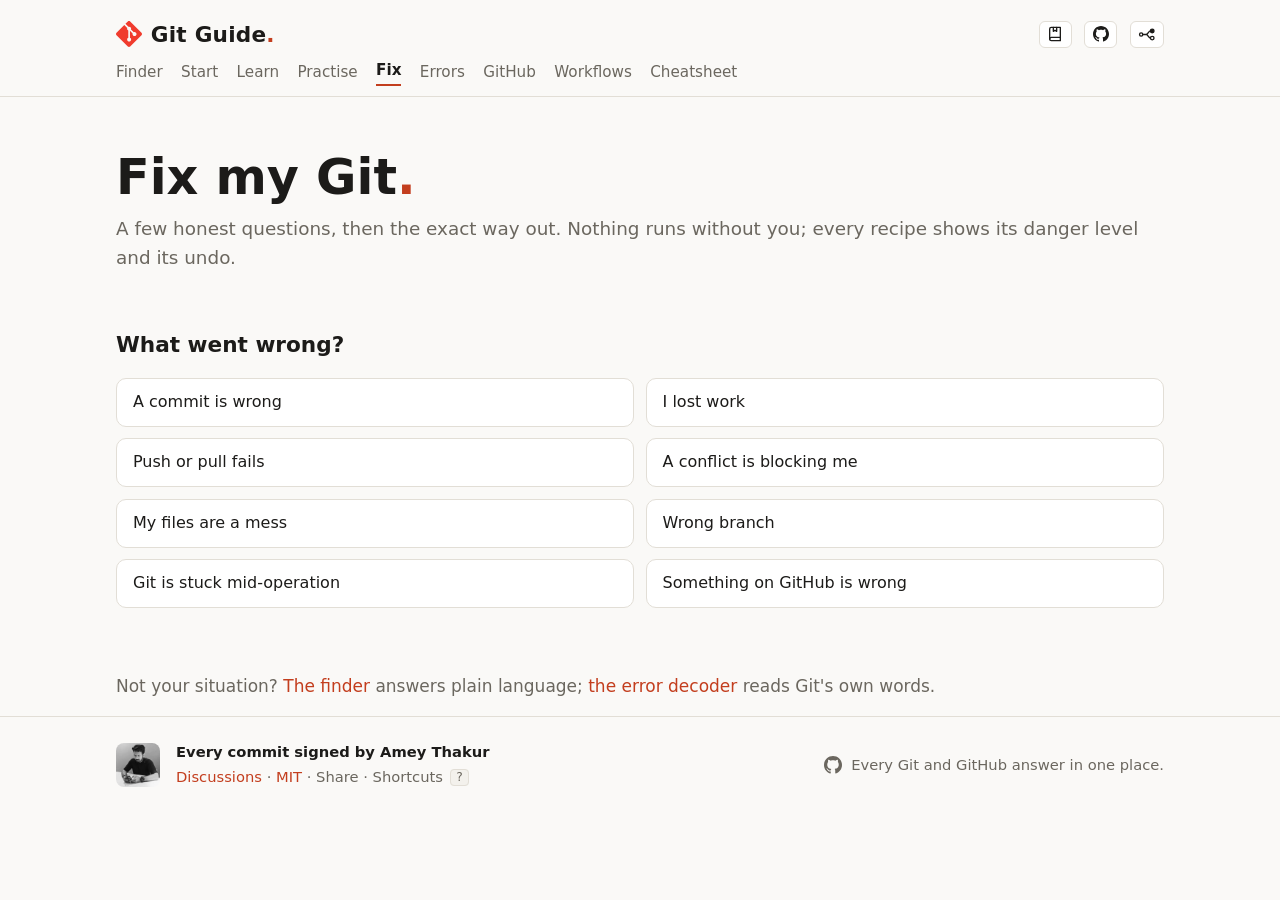
<file: docs/fix.html>
<!doctype html>
<!--
  File: fix.html
  Purpose: The rescue triage. A few questions lead from panic to the exact recipe.
  Author: Amey Thakur
  GitHub: https://github.com/Amey-Thakur
  Tech: HTML5, vanilla JavaScript, GitHub Pages
  Description: Guided decision tree over data/scenarios.json. Every path ends at a full answer with danger levels and undo, rendered by render.js. Nothing runs automatically; the user copies what they choose.
  Date: 2026-08-07
-->
<html lang="en">
<head>
  <meta charset="utf-8">
  <meta name="viewport" content="width=device-width, initial-scale=1">
  <meta name="theme-color" content="#faf9f7" media="(prefers-color-scheme: light)">
  <meta name="theme-color" content="#141311" media="(prefers-color-scheme: dark)">
  <title>Fix my Git: guided rescue for any mess | Git Guide</title>
  <meta name="description" content="Committed the wrong thing, lost work, push rejected, wrong branch, or stuck mid-rebase? Answer a few questions and get the exact commands out, with danger levels and undo.">
  <link rel="canonical" href="https://amey-thakur.github.io/GIT-GUIDE/fix.html">
  <meta property="og:title" content="Fix my Git: guided rescue for any mess">
  <meta property="og:description" content="A few honest questions, then the exact way out.">
  <meta property="og:type" content="website">
  <meta property="og:url" content="https://amey-thakur.github.io/GIT-GUIDE/fix.html">
  <meta property="og:image" content="https://amey-thakur.github.io/GIT-GUIDE/assets/social-preview.png">
  <meta property="og:image:width" content="1280">
  <meta property="og:image:height" content="640">
  <meta name="twitter:card" content="summary_large_image">
  <meta name="twitter:image" content="https://amey-thakur.github.io/GIT-GUIDE/assets/social-preview.png">
  <link rel="manifest" href="manifest.webmanifest">
  <link rel="icon" href="assets/git-logo.svg" type="image/svg+xml">
  <link rel="stylesheet" href="style.css?v=85">
</head>
<body>

  <a class="skip" href="#main">Skip to content</a>

  <header class="site-header">
    <div class="wrap head-row">
      <a class="brand" href="./"><img class="icon git" src="assets/git-logo.svg" alt="" width="26" height="26"><span>Git Guide<span class="dot">.</span></span></a>
      <div class="head-tools">
        <a class="gh-link" href="assets/git-guide.pdf" download title="Download Git Guide (PDF)" aria-label="Download Git Guide as PDF"><svg viewBox="0 0 24 24" width="16" height="16" fill="none" stroke="currentColor" stroke-width="2" stroke-linecap="round" stroke-linejoin="round" aria-hidden="true"><path d="M4 19.5A2.5 2.5 0 0 1 6.5 17H20"/><path d="M6.5 2H20v20H6.5A2.5 2.5 0 0 1 4 19.5v-15A2.5 2.5 0 0 1 6.5 2z"/><path d="M9.5 2v6l2.5-1.7L14.5 8V2"/></svg></a>
        <a class="gh-link" href="https://github.com/Amey-Thakur/GIT-GUIDE" aria-label="Source on GitHub" title="Source on GitHub"><svg viewBox="0 0 24 24" width="16" height="16" fill="currentColor" aria-hidden="true"><path d="M12 0c-6.626 0-12 5.373-12 12 0 5.302 3.438 9.8 8.207 11.387.599.111.793-.261.793-.577v-2.234c-3.338.726-4.033-1.416-4.033-1.416-.546-1.387-1.333-1.756-1.333-1.756-1.089-.745.083-.729.083-.729 1.205.084 1.839 1.237 1.839 1.237 1.07 1.834 2.807 1.304 3.492.997.107-.775.418-1.305.762-1.604-2.665-.305-5.467-1.334-5.467-5.931 0-1.311.469-2.381 1.236-3.221-.124-.303-.535-1.524.117-3.176 0 0 1.008-.322 3.301 1.23.957-.266 1.983-.399 3.003-.404 1.02.005 2.047.138 3.006.404 2.291-1.552 3.297-1.23 3.297-1.23.653 1.653.242 2.874.118 3.176.77.84 1.235 1.911 1.235 3.221 0 4.609-2.807 5.624-5.479 5.921.43.372.823 1.102.823 2.222v3.293c0 .319.192.694.801.576 4.765-1.589 8.199-6.086 8.199-11.386 0-6.627-5.373-12-12-12z"/></svg></a>
        <button id="theme-toggle" class="theme-toggle" type="button" aria-label="Switch between light and dark theme" title="Switch theme">
          <svg viewBox="0 0 20 16" width="18" height="15" aria-hidden="true"><path class="tt-line" d="M5.3 8h3.7M9 8c2.5 0 2.5-4 5-4M9 8c2.5 0 2.5 4 5 4" fill="none"/><circle class="tt-base" cx="3.5" cy="8" r="1.8"/><circle class="tt-light" cx="15.8" cy="4" r="2"/><circle class="tt-dark" cx="15.8" cy="12" r="2"/></svg>
        </button>
      </div>
    </div>
    <div class="wrap">
      <nav class="site-nav" aria-label="Site">
        <a href="./">Finder</a>
        <a href="setup.html">Start</a>
        <a href="learn.html">Learn</a>
        <a href="play.html">Practise</a>
        <a href="fix.html" aria-current="page">Fix</a>
        <a href="errors.html">Errors</a>
        <a href="github.html">GitHub</a>
        <a href="workflows.html">Workflows</a>
        <a href="cheatsheet.html">Cheatsheet</a>
      </nav>
    </div>
  </header>

  <main id="main">
    <section class="hero">
      <div class="wrap">
        <h1>Fix my Git<span class="dot">.</span></h1>
        <p class="lede">A few honest questions, then the exact way out. Nothing runs without you; every recipe shows its danger level and its undo.</p>
      </div>
    </section>

    <section aria-label="Rescue triage">
      <div class="wrap">
        <nav id="crumbs" class="crumbs" aria-label="Your answers"></nav>
        <div id="wizard" class="wizard" aria-live="polite"></div>
        <p class="muted">Not your situation? <a href="./">The finder</a> answers plain language; <a href="errors.html">the error decoder</a> reads Git's own words.</p>
      </div>
    </section>
  </main>

  <footer class="site-footer">
    <div class="wrap">
      <img class="avatar" src="assets/amey.jpg" alt="Amey Thakur" width="44" height="44">
      <div class="footer-text">
        <p class="footer-name">Every commit signed by <a href="https://github.com/Amey-Thakur">Amey Thakur</a></p>
        <p class="footer-links">
          <a href="https://github.com/Amey-Thakur/GIT-GUIDE/discussions">Discussions</a> ·
          <a href="https://github.com/Amey-Thakur/GIT-GUIDE/blob/main/LICENSE">MIT</a>
        </p>
      </div>
      <a class="footer-tag" href="https://github.com/Amey-Thakur/GIT-GUIDE"><svg viewBox="0 0 24 24" width="18" height="18" fill="currentColor" aria-hidden="true"><path d="M12 0c-6.626 0-12 5.373-12 12 0 5.302 3.438 9.8 8.207 11.387.599.111.793-.261.793-.577v-2.234c-3.338.726-4.033-1.416-4.033-1.416-.546-1.387-1.333-1.756-1.333-1.756-1.089-.745.083-.729.083-.729 1.205.084 1.839 1.237 1.839 1.237 1.07 1.834 2.807 1.304 3.492.997.107-.775.418-1.305.762-1.604-2.665-.305-5.467-1.334-5.467-5.931 0-1.311.469-2.381 1.236-3.221-.124-.303-.535-1.524.117-3.176 0 0 1.008-.322 3.301 1.23.957-.266 1.983-.399 3.003-.404 1.02.005 2.047.138 3.006.404 2.291-1.552 3.297-1.23 3.297-1.23.653 1.653.242 2.874.118 3.176.77.84 1.235 1.911 1.235 3.221 0 4.609-2.807 5.624-5.479 5.921.43.372.823 1.102.823 2.222v3.293c0 .319.192.694.801.576 4.765-1.589 8.199-6.086 8.199-11.386 0-6.627-5.373-12-12-12z"/></svg><span>Every Git and GitHub answer in one place.</span></a>
    </div>
  </footer>

  <script src="theme.js"></script>
  <script src="hello.js"></script>
  <script src="render.js?v=2"></script>
  <script src="fix.js?v=2"></script>
  <script src="keys.js?v=7"></script>
  <script src="totop.js?v=2"></script>
  <script src="offline.js?v=2"></script>
</body>
</html>
</file>
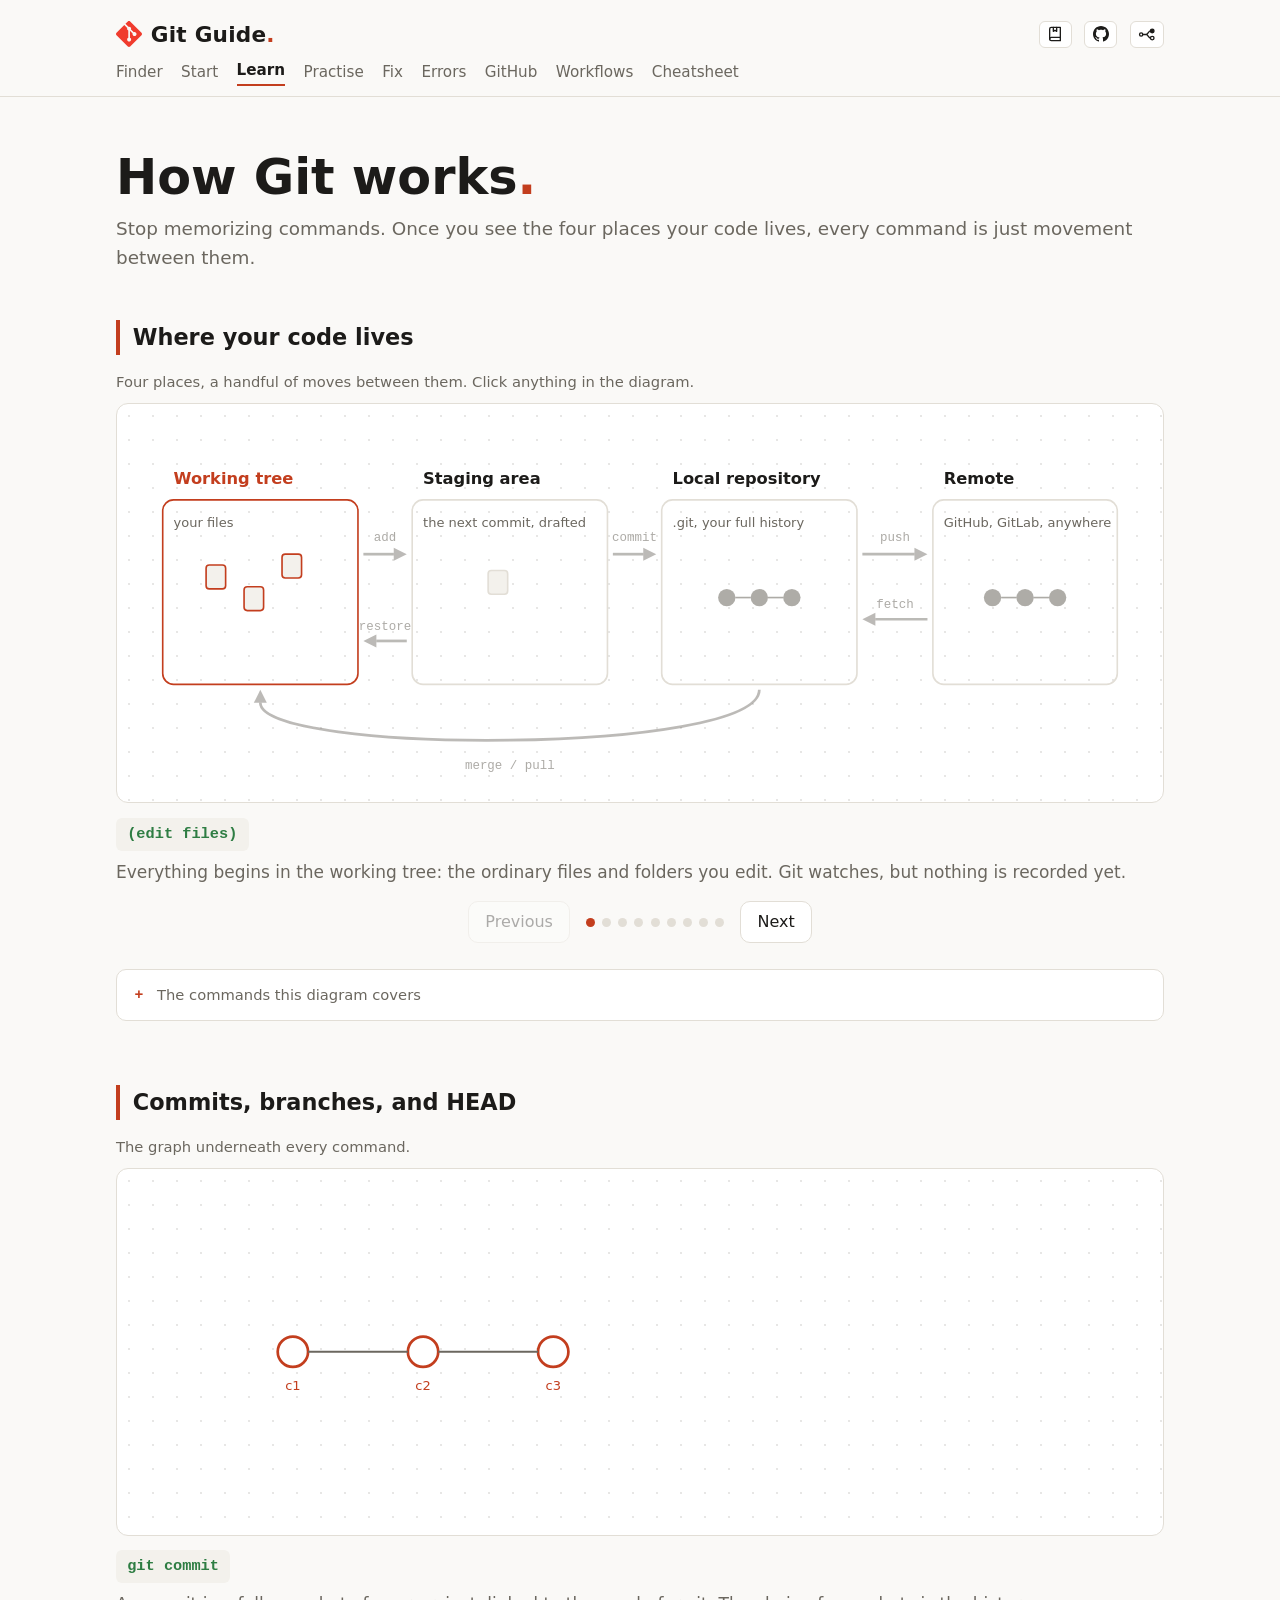
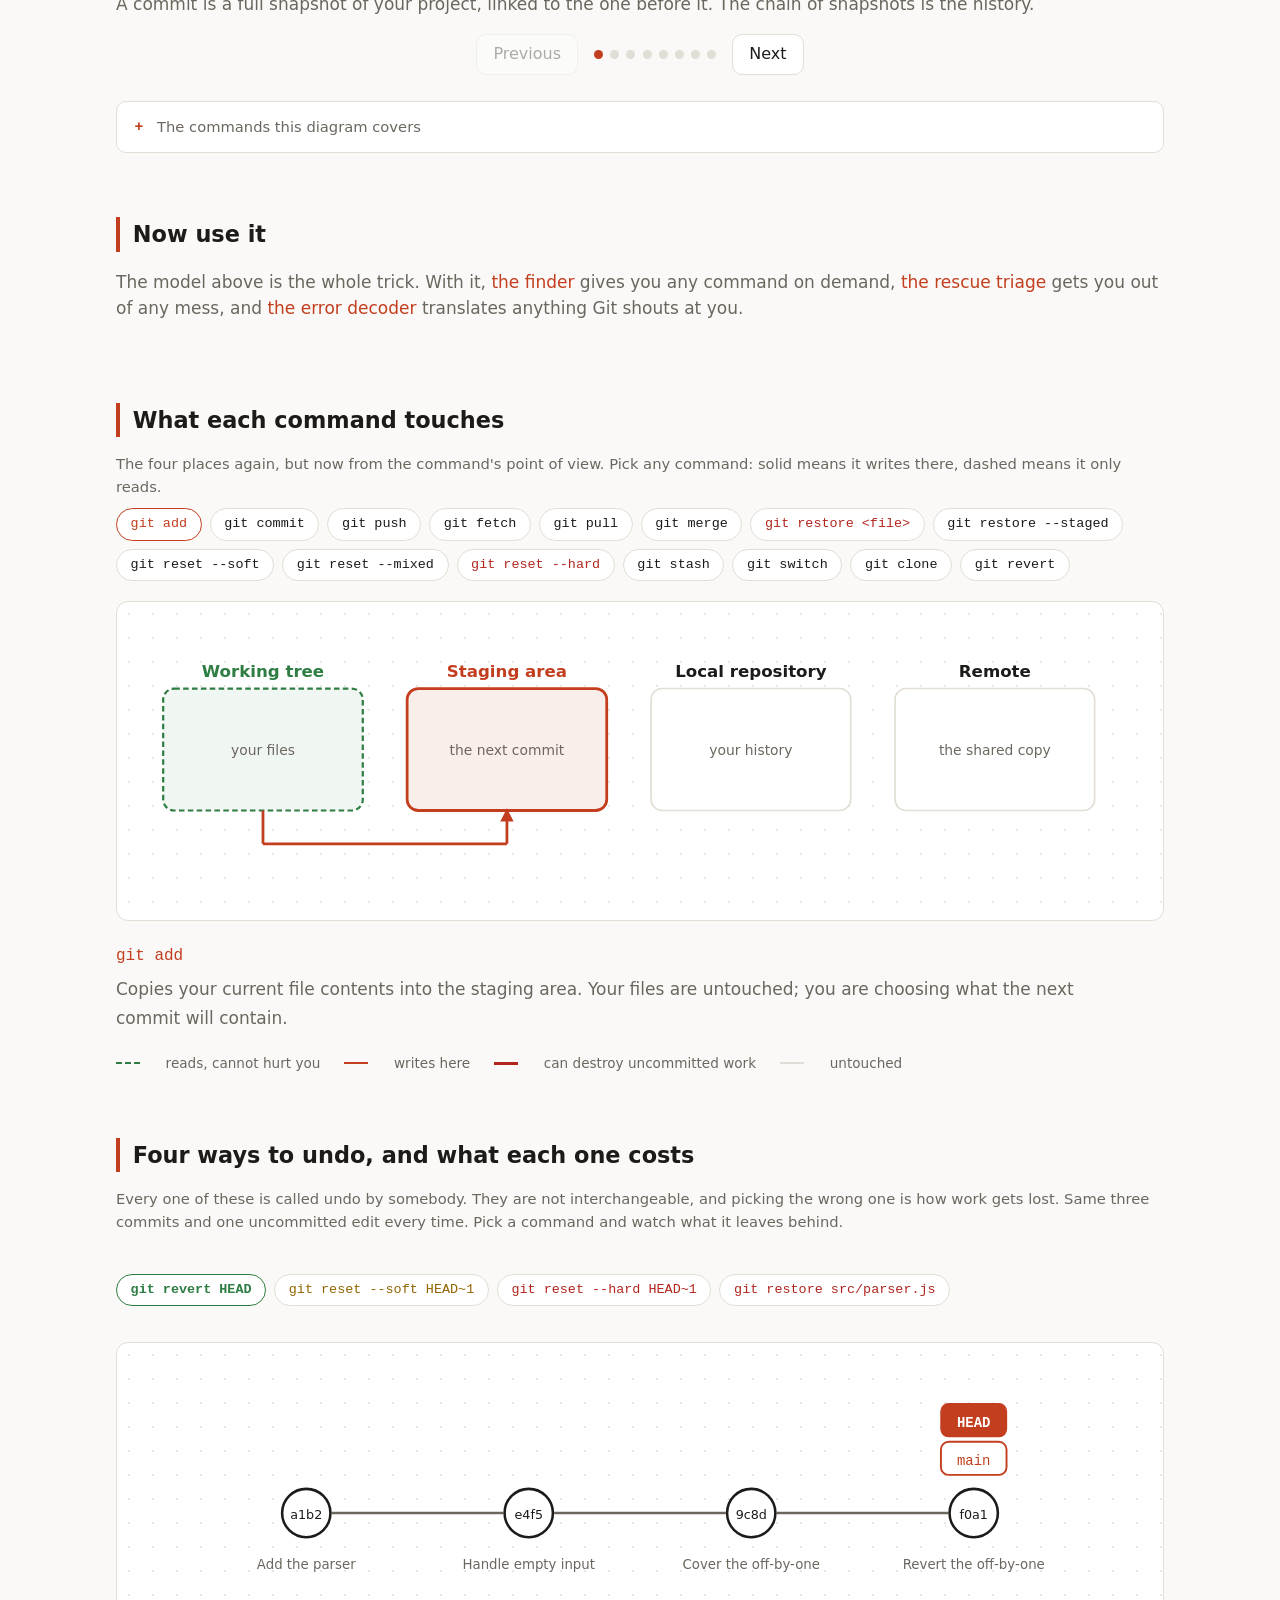
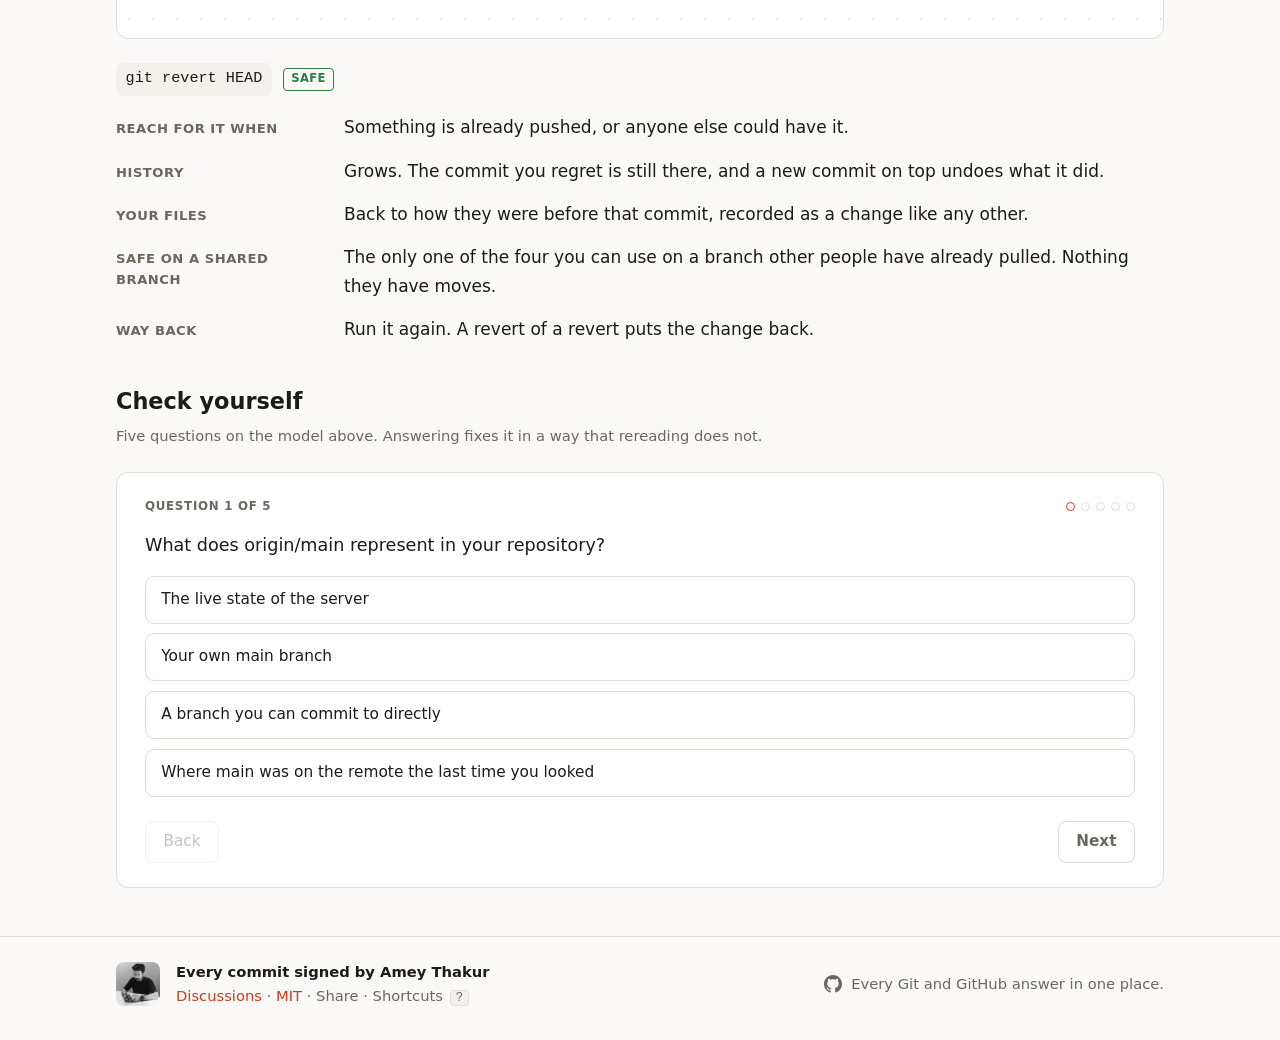
<file: docs/learn.html>
<!doctype html>
<!--
  File: learn.html
  Purpose: The mental model. Step through where code lives and what each command moves.
  Author: Amey Thakur
  GitHub: https://github.com/Amey-Thakur
  Tech: HTML5, hand-drawn inline SVG, vanilla JavaScript, GitHub Pages
  Description: Two interactive diagrams. The four places your code lives, with each core command shown as movement between them; then commits, branches, and HEAD on the graph, including merge versus rebase. No libraries, no animation frameworks.
  Date: 2026-08-07
-->
<html lang="en">
<head>
  <meta charset="utf-8">
  <meta name="viewport" content="width=device-width, initial-scale=1">
  <meta name="theme-color" content="#faf9f7" media="(prefers-color-scheme: light)">
  <meta name="theme-color" content="#141311" media="(prefers-color-scheme: dark)">
  <title>How Git works, visually | Git Guide</title>
  <meta name="description" content="Working tree, staging area, local repository, remote: step through what git add, commit, push, fetch, merge, restore, and reset actually move. Then branches, merge, rebase, and HEAD on the commit graph.">
  <link rel="canonical" href="https://amey-thakur.github.io/GIT-GUIDE/learn.html">
  <meta property="og:title" content="How Git works, visually">
  <meta property="og:description" content="Step through what every core Git command actually moves.">
  <meta property="og:type" content="website">
  <meta property="og:url" content="https://amey-thakur.github.io/GIT-GUIDE/learn.html">
  <meta property="og:image" content="https://amey-thakur.github.io/GIT-GUIDE/assets/social-preview.png">
  <meta property="og:image:width" content="1280">
  <meta property="og:image:height" content="640">
  <meta name="twitter:card" content="summary_large_image">
  <meta name="twitter:image" content="https://amey-thakur.github.io/GIT-GUIDE/assets/social-preview.png">
  <link rel="manifest" href="manifest.webmanifest">
  <link rel="icon" href="assets/git-logo.svg" type="image/svg+xml">
  <link rel="stylesheet" href="style.css?v=85">
  <!-- quizschema:start -->
<script type="application/ld+json">
{
  "@context": "https://schema.org",
  "@type": "Quiz",
  "name": "How Git works: check yourself",
  "isAccessibleForFree": true,
  "about": { "@type": "Thing", "name": "Git" },
  "educationalLevel": "Beginner to advanced",
  "hasPart": [
    {
      "@type": "Question",
      "eduQuestionType": "Multiple choice",
      "name": "You have edited a file but have not run git add. Where does that change live?",
      "acceptedAnswer": {
        "@type": "Answer",
        "text": "The working tree",
        "comment": { "@type": "Comment", "text": "Your ordinary files. Git can see the change but has recorded nothing, which is why this is the one state Git cannot get back for you." }
      },
      "suggestedAnswer": [
        {
          "@type": "Answer",
          "text": "The staging area",
          "comment": { "@type": "Comment", "text": "Not yet. Nothing reaches the staging area until you add it." }
        },
        {
          "@type": "Answer",
          "text": "The local repository",
          "comment": { "@type": "Comment", "text": "No. The repository only holds what you have committed." }
        },
        {
          "@type": "Answer",
          "text": "The remote",
          "comment": { "@type": "Comment", "text": "No. Nothing leaves your machine until you push." }
        }
      ]
    },
    {
      "@type": "Question",
      "eduQuestionType": "Multiple choice",
      "name": "Which command moves what you have staged into your history?",
      "acceptedAnswer": {
        "@type": "Answer",
        "text": "git commit",
        "comment": { "@type": "Comment", "text": "commit turns the staged snapshot into a permanent one and moves your branch label onto it." }
      },
      "suggestedAnswer": [
        {
          "@type": "Answer",
          "text": "git add",
          "comment": { "@type": "Comment", "text": "add moves changes into the staging area, one step earlier." }
        },
        {
          "@type": "Answer",
          "text": "git push",
          "comment": { "@type": "Comment", "text": "push copies commits you have already made to a remote." }
        },
        {
          "@type": "Answer",
          "text": "git stash",
          "comment": { "@type": "Comment", "text": "stash puts changes on a shelf instead of recording them." }
        }
      ]
    },
    {
      "@type": "Question",
      "eduQuestionType": "Multiple choice",
      "name": "A branch, in Git, is best described as:",
      "acceptedAnswer": {
        "@type": "Answer",
        "text": "A movable label pointing at one commit",
        "comment": { "@type": "Comment", "text": "That is the whole secret. Committing moves the label forward; creating a branch just adds another label." }
      },
      "suggestedAnswer": [
        {
          "@type": "Answer",
          "text": "A copy of your files",
          "comment": { "@type": "Comment", "text": "Nothing is copied. That is why branching is instant even on a huge repository." }
        },
        {
          "@type": "Answer",
          "text": "A folder inside .git",
          "comment": { "@type": "Comment", "text": "There is a file recording where it points, but the branch itself is only that pointer." }
        },
        {
          "@type": "Answer",
          "text": "A backup of your work",
          "comment": { "@type": "Comment", "text": "A branch protects nothing on its own; it is a pointer, not a copy." }
        }
      ]
    },
    {
      "@type": "Question",
      "eduQuestionType": "Multiple choice",
      "name": "You run git fetch. What just changed?",
      "acceptedAnswer": {
        "@type": "Answer",
        "text": "Your record of where the remote is",
        "comment": { "@type": "Comment", "text": "Fetch updates your origin/* labels and nothing else. Pull is fetch plus a merge, which is the part that can surprise you." }
      },
      "suggestedAnswer": [
        {
          "@type": "Answer",
          "text": "Your files were updated",
          "comment": { "@type": "Comment", "text": "No. That is the point of fetch: your working tree is untouched." }
        },
        {
          "@type": "Answer",
          "text": "Your branch moved forward",
          "comment": { "@type": "Comment", "text": "No. Your own branch never moves on a fetch." }
        },
        {
          "@type": "Answer",
          "text": "Nothing at all",
          "comment": { "@type": "Comment", "text": "Something did change: your origin/* labels now show where the remote actually is." }
        }
      ]
    },
    {
      "@type": "Question",
      "eduQuestionType": "Multiple choice",
      "name": "You ran git reset --hard and lost a commit you wanted. It is:",
      "acceptedAnswer": {
        "@type": "Answer",
        "text": "Still there, and the reflog can find it",
        "comment": { "@type": "Comment", "text": "Reset moves a label; it does not delete commits. git reflog lists where HEAD has been, and resetting back to that hash brings the work home." }
      },
      "suggestedAnswer": [
        {
          "@type": "Answer",
          "text": "Gone forever",
          "comment": { "@type": "Comment", "text": "Almost never true, and believing it causes a lot of unnecessary panic." }
        },
        {
          "@type": "Answer",
          "text": "Only on the remote",
          "comment": { "@type": "Comment", "text": "It may not have been pushed at all, and you still would not have lost it." }
        },
        {
          "@type": "Answer",
          "text": "Recoverable only from a backup",
          "comment": { "@type": "Comment", "text": "Git keeps its own safety net. The reflog is that net." }
        }
      ]
    },
    {
      "@type": "Question",
      "eduQuestionType": "Multiple choice",
      "name": "What does HEAD point at, normally?",
      "acceptedAnswer": {
        "@type": "Answer",
        "text": "The branch you are currently on",
        "comment": { "@type": "Comment", "text": "HEAD is where you are standing. Usually it points at a branch, and that branch points at a commit." }
      },
      "suggestedAnswer": [
        {
          "@type": "Answer",
          "text": "The newest commit in the repository",
          "comment": { "@type": "Comment", "text": "Not necessarily. Another branch may be far ahead of you." }
        },
        {
          "@type": "Answer",
          "text": "The first commit",
          "comment": { "@type": "Comment", "text": "That is the root commit, and HEAD rarely sits there." }
        },
        {
          "@type": "Answer",
          "text": "The remote's latest commit",
          "comment": { "@type": "Comment", "text": "HEAD is entirely local. It knows nothing about the remote." }
        }
      ]
    },
    {
      "@type": "Question",
      "eduQuestionType": "Multiple choice",
      "name": "What makes a merge commit different from an ordinary one?",
      "acceptedAnswer": {
        "@type": "Answer",
        "text": "It has two parents",
        "comment": { "@type": "Comment", "text": "That second parent is what records that two lines of history joined here." }
      },
      "suggestedAnswer": [
        {
          "@type": "Answer",
          "text": "It has no parent",
          "comment": { "@type": "Comment", "text": "Only the very first commit in a repository has no parent." }
        },
        {
          "@type": "Answer",
          "text": "It contains no changes",
          "comment": { "@type": "Comment", "text": "It often does contain changes: the resolution of any conflicts." }
        },
        {
          "@type": "Answer",
          "text": "It cannot be reverted",
          "comment": { "@type": "Comment", "text": "It can, with git revert -m to say which parent to keep." }
        }
      ]
    },
    {
      "@type": "Question",
      "eduQuestionType": "Multiple choice",
      "name": "git rebase gives your commits new hashes. Why?",
      "acceptedAnswer": {
        "@type": "Answer",
        "text": "Each replayed commit has a different parent, and the parent is part of the hash",
        "comment": { "@type": "Comment", "text": "A commit's identity includes its parent, so replaying onto a new base necessarily creates new commits." }
      },
      "suggestedAnswer": [
        {
          "@type": "Answer",
          "text": "Because rebase compresses them",
          "comment": { "@type": "Comment", "text": "Rebase does not compress anything; squashing is a separate choice." }
        },
        {
          "@type": "Answer",
          "text": "Because Git randomises hashes",
          "comment": { "@type": "Comment", "text": "Hashes are entirely determined by content, never random." }
        },
        {
          "@type": "Answer",
          "text": "Because the message changes",
          "comment": { "@type": "Comment", "text": "The message is usually identical. The parent is what changed." }
        }
      ]
    },
    {
      "@type": "Question",
      "eduQuestionType": "Multiple choice",
      "name": "Why should you not rebase a branch other people already have?",
      "acceptedAnswer": {
        "@type": "Answer",
        "text": "Their copies point at commits that no longer exist on yours",
        "comment": { "@type": "Comment", "text": "You replaced the commits with new ones. Everyone else still has the originals, and reconciling that is painful." }
      },
      "suggestedAnswer": [
        {
          "@type": "Answer",
          "text": "Rebase is slower on shared branches",
          "comment": { "@type": "Comment", "text": "Speed has nothing to do with it." }
        },
        {
          "@type": "Answer",
          "text": "Git blocks it outright",
          "comment": { "@type": "Comment", "text": "Git will happily let you. That is precisely the danger." }
        },
        {
          "@type": "Answer",
          "text": "It deletes their local work",
          "comment": { "@type": "Comment", "text": "It does not touch their machine at all, which is part of the confusion." }
        }
      ]
    },
    {
      "@type": "Question",
      "eduQuestionType": "Multiple choice",
      "name": "git reset --soft HEAD~1 does what?",
      "acceptedAnswer": {
        "@type": "Answer",
        "text": "Moves the branch back one commit and keeps the changes staged",
        "comment": { "@type": "Comment", "text": "The commit is undone; the work is not. This is the fix for committing too early." }
      },
      "suggestedAnswer": [
        {
          "@type": "Answer",
          "text": "Deletes the last commit and its changes",
          "comment": { "@type": "Comment", "text": "That is --hard. Soft keeps everything." }
        },
        {
          "@type": "Answer",
          "text": "Creates a commit that undoes the last one",
          "comment": { "@type": "Comment", "text": "That is revert, which adds rather than removes." }
        },
        {
          "@type": "Answer",
          "text": "Unstages everything",
          "comment": { "@type": "Comment", "text": "It stages the undone commit's changes rather than unstaging them." }
        }
      ]
    },
    {
      "@type": "Question",
      "eduQuestionType": "Multiple choice",
      "name": "Which undo is safe on a branch other people are using?",
      "acceptedAnswer": {
        "@type": "Answer",
        "text": "git revert",
        "comment": { "@type": "Comment", "text": "It adds a new commit that reverses the old one, so nobody's history is rewritten." }
      },
      "suggestedAnswer": [
        {
          "@type": "Answer",
          "text": "git reset --hard",
          "comment": { "@type": "Comment", "text": "That rewrites where the branch points, which breaks everyone else." }
        },
        {
          "@type": "Answer",
          "text": "git commit --amend",
          "comment": { "@type": "Comment", "text": "Amend replaces the last commit, so it rewrites history too." }
        },
        {
          "@type": "Answer",
          "text": "git rebase",
          "comment": { "@type": "Comment", "text": "Rebase replaces a whole run of commits." }
        }
      ]
    },
    {
      "@type": "Question",
      "eduQuestionType": "Multiple choice",
      "name": "What is the staging area for?",
      "acceptedAnswer": {
        "@type": "Answer",
        "text": "Choosing exactly what goes into the next commit",
        "comment": { "@type": "Comment", "text": "It lets you commit some of your changes and not others, so a commit can be one coherent idea." }
      },
      "suggestedAnswer": [
        {
          "@type": "Answer",
          "text": "Backing up files before committing",
          "comment": { "@type": "Comment", "text": "It is not a backup; it is a draft of the next commit." }
        },
        {
          "@type": "Answer",
          "text": "Storing files Git should ignore",
          "comment": { "@type": "Comment", "text": "That is .gitignore, which is unrelated." }
        },
        {
          "@type": "Answer",
          "text": "Holding files while you switch branches",
          "comment": { "@type": "Comment", "text": "That is closer to what stash does." }
        }
      ]
    },
    {
      "@type": "Question",
      "eduQuestionType": "Multiple choice",
      "name": "git stash does what to your working tree?",
      "acceptedAnswer": {
        "@type": "Answer",
        "text": "Saves your changes away and leaves the tree clean",
        "comment": { "@type": "Comment", "text": "It gets you to a clean state without inventing a commit you did not mean to make." }
      },
      "suggestedAnswer": [
        {
          "@type": "Answer",
          "text": "Commits your changes on a hidden branch",
          "comment": { "@type": "Comment", "text": "It stores them, but not as a commit on a branch you use." }
        },
        {
          "@type": "Answer",
          "text": "Deletes your changes",
          "comment": { "@type": "Comment", "text": "Nothing is deleted; git stash pop brings them back." }
        },
        {
          "@type": "Answer",
          "text": "Pushes them to the remote",
          "comment": { "@type": "Comment", "text": "A stash never leaves your machine." }
        }
      ]
    },
    {
      "@type": "Question",
      "eduQuestionType": "Multiple choice",
      "name": "A tag differs from a branch because:",
      "acceptedAnswer": {
        "@type": "Answer",
        "text": "A tag does not move when you commit",
        "comment": { "@type": "Comment", "text": "A branch follows you forward. A tag stays where you put it, which is what makes it useful for releases." }
      },
      "suggestedAnswer": [
        {
          "@type": "Answer",
          "text": "A tag cannot be deleted",
          "comment": { "@type": "Comment", "text": "It can, locally and on the remote." }
        },
        {
          "@type": "Answer",
          "text": "A tag stores the files separately",
          "comment": { "@type": "Comment", "text": "It stores nothing extra; it points at a commit." }
        },
        {
          "@type": "Answer",
          "text": "A tag is only for remote use",
          "comment": { "@type": "Comment", "text": "Tags work perfectly well in a repository with no remote at all." }
        }
      ]
    },
    {
      "@type": "Question",
      "eduQuestionType": "Multiple choice",
      "name": "You are in detached HEAD. What does that mean?",
      "acceptedAnswer": {
        "@type": "Answer",
        "text": "HEAD points straight at a commit rather than at a branch",
        "comment": { "@type": "Comment", "text": "Not an error. Commits made here belong to no branch, so you need one to keep them." }
      },
      "suggestedAnswer": [
        {
          "@type": "Answer",
          "text": "Your repository is corrupt",
          "comment": { "@type": "Comment", "text": "Nothing is wrong. It is a normal state to visit." }
        },
        {
          "@type": "Answer",
          "text": "You have unsaved changes",
          "comment": { "@type": "Comment", "text": "It says nothing about your working tree." }
        },
        {
          "@type": "Answer",
          "text": "The remote is unreachable",
          "comment": { "@type": "Comment", "text": "It is entirely local and unrelated to the remote." }
        }
      ]
    },
    {
      "@type": "Question",
      "eduQuestionType": "Multiple choice",
      "name": "What does .gitignore do about a file already committed?",
      "acceptedAnswer": {
        "@type": "Answer",
        "text": "Nothing: it only affects untracked files",
        "comment": { "@type": "Comment", "text": "You must untrack it first with git rm --cached, or Git keeps following it regardless." }
      },
      "suggestedAnswer": [
        {
          "@type": "Answer",
          "text": "It removes it from history",
          "comment": { "@type": "Comment", "text": "Nothing in .gitignore touches history." }
        },
        {
          "@type": "Answer",
          "text": "It stops tracking it from now on",
          "comment": { "@type": "Comment", "text": "It does not. The file stays tracked until you untrack it." }
        },
        {
          "@type": "Answer",
          "text": "It deletes it from your disk",
          "comment": { "@type": "Comment", "text": "It never deletes anything." }
        }
      ]
    },
    {
      "@type": "Question",
      "eduQuestionType": "Multiple choice",
      "name": "git pull is equivalent to:",
      "acceptedAnswer": {
        "@type": "Answer",
        "text": "git fetch followed by a merge",
        "comment": { "@type": "Comment", "text": "Which is why a pull can create a merge commit you did not ask for, and why fetch first is often calmer." }
      },
      "suggestedAnswer": [
        {
          "@type": "Answer",
          "text": "git fetch followed by a reset",
          "comment": { "@type": "Comment", "text": "Reset is not part of pull, and would throw work away." }
        },
        {
          "@type": "Answer",
          "text": "git push in reverse",
          "comment": { "@type": "Comment", "text": "Push and pull are not symmetrical operations." }
        },
        {
          "@type": "Answer",
          "text": "git clone for an existing repository",
          "comment": { "@type": "Comment", "text": "Clone creates a repository; pull updates one." }
        }
      ]
    },
    {
      "@type": "Question",
      "eduQuestionType": "Multiple choice",
      "name": "You cloned a repository. How much history did you get?",
      "acceptedAnswer": {
        "@type": "Answer",
        "text": "All of it, every commit",
        "comment": { "@type": "Comment", "text": "Unless you asked for a shallow clone, you have the entire history and can work offline." }
      },
      "suggestedAnswer": [
        {
          "@type": "Answer",
          "text": "Only the latest commit",
          "comment": { "@type": "Comment", "text": "That is a shallow clone, which you have to request." }
        },
        {
          "@type": "Answer",
          "text": "Only the default branch's files",
          "comment": { "@type": "Comment", "text": "You get the files and the full history behind them." }
        },
        {
          "@type": "Answer",
          "text": "Only what the server chooses to send",
          "comment": { "@type": "Comment", "text": "The server sends everything for a normal clone." }
        }
      ]
    },
    {
      "@type": "Question",
      "eduQuestionType": "Multiple choice",
      "name": "What is origin?",
      "acceptedAnswer": {
        "@type": "Answer",
        "text": "The default nickname for the remote you cloned from",
        "comment": { "@type": "Comment", "text": "It is only a name. You can rename it, have several remotes, or none at all." }
      },
      "suggestedAnswer": [
        {
          "@type": "Answer",
          "text": "The first commit in the repository",
          "comment": { "@type": "Comment", "text": "That is the root commit." }
        },
        {
          "@type": "Answer",
          "text": "The main branch",
          "comment": { "@type": "Comment", "text": "The branch is usually main; origin is the remote." }
        },
        {
          "@type": "Answer",
          "text": "A GitHub-specific concept",
          "comment": { "@type": "Comment", "text": "It is plain Git and works with any host, or none." }
        }
      ]
    },
    {
      "@type": "Question",
      "eduQuestionType": "Multiple choice",
      "name": "git cherry-pick does what?",
      "acceptedAnswer": {
        "@type": "Answer",
        "text": "Copies one commit onto your current branch",
        "comment": { "@type": "Comment", "text": "The original stays where it is; you get a new commit with the same change." }
      },
      "suggestedAnswer": [
        {
          "@type": "Answer",
          "text": "Moves a commit between branches",
          "comment": { "@type": "Comment", "text": "It copies. The original is untouched." }
        },
        {
          "@type": "Answer",
          "text": "Merges only part of a branch",
          "comment": { "@type": "Comment", "text": "It applies whole commits, not partial merges." }
        },
        {
          "@type": "Answer",
          "text": "Selects which files to commit",
          "comment": { "@type": "Comment", "text": "That is what staging does." }
        }
      ]
    },
    {
      "@type": "Question",
      "eduQuestionType": "Multiple choice",
      "name": "Your push is rejected as non-fast-forward. What does that mean?",
      "acceptedAnswer": {
        "@type": "Answer",
        "text": "The remote has commits you do not have",
        "comment": { "@type": "Comment", "text": "Git refuses rather than discarding them. Pull, reconcile, then push." }
      },
      "suggestedAnswer": [
        {
          "@type": "Answer",
          "text": "Your commit message is invalid",
          "comment": { "@type": "Comment", "text": "Git does not judge messages." }
        },
        {
          "@type": "Answer",
          "text": "You lack permission",
          "comment": { "@type": "Comment", "text": "That is a different error about access." }
        },
        {
          "@type": "Answer",
          "text": "Your branch does not exist remotely",
          "comment": { "@type": "Comment", "text": "That gives a no upstream error instead." }
        }
      ]
    },
    {
      "@type": "Question",
      "eduQuestionType": "Multiple choice",
      "name": "What does git log show you?",
      "acceptedAnswer": {
        "@type": "Answer",
        "text": "The commits reachable from where you are",
        "comment": { "@type": "Comment", "text": "It walks backwards from HEAD, so commits on other branches are not listed unless you ask." }
      },
      "suggestedAnswer": [
        {
          "@type": "Answer",
          "text": "Every commit in the repository",
          "comment": { "@type": "Comment", "text": "Only those reachable from your current position, by default." }
        },
        {
          "@type": "Answer",
          "text": "Your uncommitted changes",
          "comment": { "@type": "Comment", "text": "That is git status and git diff." }
        },
        {
          "@type": "Answer",
          "text": "The remote's history",
          "comment": { "@type": "Comment", "text": "Only what you have fetched, and only from your position." }
        }
      ]
    },
    {
      "@type": "Question",
      "eduQuestionType": "Multiple choice",
      "name": "A conflict happens when:",
      "acceptedAnswer": {
        "@type": "Answer",
        "text": "Both sides changed the same part of the same file",
        "comment": { "@type": "Comment", "text": "Git merges everything it safely can and stops only where it would have to guess." }
      },
      "suggestedAnswer": [
        {
          "@type": "Answer",
          "text": "Two branches have the same name",
          "comment": { "@type": "Comment", "text": "Names never conflict in that sense." }
        },
        {
          "@type": "Answer",
          "text": "You forgot to pull",
          "comment": { "@type": "Comment", "text": "Being behind causes a rejected push, not a conflict." }
        },
        {
          "@type": "Answer",
          "text": "A file was deleted",
          "comment": { "@type": "Comment", "text": "That can conflict, but only if the other side also changed it." }
        }
      ]
    },
    {
      "@type": "Question",
      "eduQuestionType": "Multiple choice",
      "name": "git commit --amend does what to the previous commit?",
      "acceptedAnswer": {
        "@type": "Answer",
        "text": "Replaces it with a new commit",
        "comment": { "@type": "Comment", "text": "The hash changes, which is why amending something already pushed requires a force." }
      },
      "suggestedAnswer": [
        {
          "@type": "Answer",
          "text": "Edits it in place",
          "comment": { "@type": "Comment", "text": "Commits are immutable. A replacement is built instead." }
        },
        {
          "@type": "Answer",
          "text": "Adds a second commit",
          "comment": { "@type": "Comment", "text": "It replaces rather than adds." }
        },
        {
          "@type": "Answer",
          "text": "Only changes the message",
          "comment": { "@type": "Comment", "text": "It can change the content too, and either way the hash changes." }
        }
      ]
    },
    {
      "@type": "Question",
      "eduQuestionType": "Multiple choice",
      "name": "What is the reflog?",
      "acceptedAnswer": {
        "@type": "Answer",
        "text": "A record of everywhere HEAD has been",
        "comment": { "@type": "Comment", "text": "It includes positions you abandoned, which is exactly why it can rescue them." }
      },
      "suggestedAnswer": [
        {
          "@type": "Answer",
          "text": "A log of remote activity",
          "comment": { "@type": "Comment", "text": "It is entirely local and private to your clone." }
        },
        {
          "@type": "Answer",
          "text": "The same as git log",
          "comment": { "@type": "Comment", "text": "log walks history; reflog records your movements, including undone ones." }
        },
        {
          "@type": "Answer",
          "text": "A list of conflicts",
          "comment": { "@type": "Comment", "text": "It has nothing to do with conflicts." }
        }
      ]
    },
    {
      "@type": "Question",
      "eduQuestionType": "Multiple choice",
      "name": "Fast-forward means:",
      "acceptedAnswer": {
        "@type": "Answer",
        "text": "Your branch label slid forward because it had nothing of its own",
        "comment": { "@type": "Comment", "text": "No merge commit is created, which surprises people expecting one." }
      },
      "suggestedAnswer": [
        {
          "@type": "Answer",
          "text": "Git skipped some commits",
          "comment": { "@type": "Comment", "text": "Nothing is skipped." }
        },
        {
          "@type": "Answer",
          "text": "The merge was forced",
          "comment": { "@type": "Comment", "text": "Nothing is forced; it was simply unambiguous." }
        },
        {
          "@type": "Answer",
          "text": "History was rewritten",
          "comment": { "@type": "Comment", "text": "Nothing was rewritten; a label moved." }
        }
      ]
    },
    {
      "@type": "Question",
      "eduQuestionType": "Multiple choice",
      "name": "git switch -c feature does what?",
      "acceptedAnswer": {
        "@type": "Answer",
        "text": "Creates a branch at your current commit and moves onto it",
        "comment": { "@type": "Comment", "text": "Two things at once: the label is created, and HEAD starts following it." }
      },
      "suggestedAnswer": [
        {
          "@type": "Answer",
          "text": "Copies the current branch's files",
          "comment": { "@type": "Comment", "text": "Nothing is copied." }
        },
        {
          "@type": "Answer",
          "text": "Creates a branch on the remote",
          "comment": { "@type": "Comment", "text": "It is local until you push it." }
        },
        {
          "@type": "Answer",
          "text": "Switches only if the branch exists",
          "comment": { "@type": "Comment", "text": "The -c is precisely for creating it." }
        }
      ]
    },
    {
      "@type": "Question",
      "eduQuestionType": "Multiple choice",
      "name": "Which of these can lose uncommitted work permanently?",
      "acceptedAnswer": {
        "@type": "Answer",
        "text": "git reset --hard",
        "comment": { "@type": "Comment", "text": "It discards your working tree, and Git never had a copy of uncommitted work to give back." }
      },
      "suggestedAnswer": [
        {
          "@type": "Answer",
          "text": "git revert",
          "comment": { "@type": "Comment", "text": "Revert only adds a commit." }
        },
        {
          "@type": "Answer",
          "text": "git branch",
          "comment": { "@type": "Comment", "text": "Creating a label changes nothing." }
        },
        {
          "@type": "Answer",
          "text": "git fetch",
          "comment": { "@type": "Comment", "text": "Fetch touches nothing of yours." }
        }
      ]
    },
    {
      "@type": "Question",
      "eduQuestionType": "Multiple choice",
      "name": "What does git diff show by default?",
      "acceptedAnswer": {
        "@type": "Answer",
        "text": "Changes in your working tree that are not staged",
        "comment": { "@type": "Comment", "text": "Add --staged to see what you have staged instead, which trips people up constantly." }
      },
      "suggestedAnswer": [
        {
          "@type": "Answer",
          "text": "All changes since the last commit",
          "comment": { "@type": "Comment", "text": "Only the unstaged ones, by default." }
        },
        {
          "@type": "Answer",
          "text": "Differences between branches",
          "comment": { "@type": "Comment", "text": "That needs branch names as arguments." }
        },
        {
          "@type": "Answer",
          "text": "What you are about to push",
          "comment": { "@type": "Comment", "text": "That is a comparison with the remote branch." }
        }
      ]
    },
    {
      "@type": "Question",
      "eduQuestionType": "Multiple choice",
      "name": "A shallow clone gives you:",
      "acceptedAnswer": {
        "@type": "Answer",
        "text": "Truncated history, but complete current files",
        "comment": { "@type": "Comment", "text": "Useful in CI. It becomes a problem the moment you need older commits." }
      },
      "suggestedAnswer": [
        {
          "@type": "Answer",
          "text": "Fewer files",
          "comment": { "@type": "Comment", "text": "Every file is present; only history is shortened." }
        },
        {
          "@type": "Answer",
          "text": "A read-only copy",
          "comment": { "@type": "Comment", "text": "You can commit and push normally." }
        },
        {
          "@type": "Answer",
          "text": "Only one branch's files",
          "comment": { "@type": "Comment", "text": "Branch limiting is a separate option." }
        }
      ]
    },
    {
      "@type": "Question",
      "eduQuestionType": "Multiple choice",
      "name": "Where does git stash store your changes?",
      "acceptedAnswer": {
        "@type": "Answer",
        "text": "Locally, in your own repository",
        "comment": { "@type": "Comment", "text": "A stash never travels. It is not pushed and a colleague cannot see it." }
      },
      "suggestedAnswer": [
        {
          "@type": "Answer",
          "text": "On the remote",
          "comment": { "@type": "Comment", "text": "Stashes are never pushed." }
        },
        {
          "@type": "Answer",
          "text": "In a temporary file outside Git",
          "comment": { "@type": "Comment", "text": "Git stores them as objects in your repository." }
        },
        {
          "@type": "Answer",
          "text": "In the staging area",
          "comment": { "@type": "Comment", "text": "The staging area is cleared, not used as storage." }
        }
      ]
    },
    {
      "@type": "Question",
      "eduQuestionType": "Multiple choice",
      "name": "What happens to commits on a branch you delete?",
      "acceptedAnswer": {
        "@type": "Answer",
        "text": "They survive until Git garbage-collects unreachable objects",
        "comment": { "@type": "Comment", "text": "Deleting a branch removes a label. The reflog can still find the commits for a while." }
      },
      "suggestedAnswer": [
        {
          "@type": "Answer",
          "text": "They are deleted immediately",
          "comment": { "@type": "Comment", "text": "Nothing is deleted at the moment you delete a label." }
        },
        {
          "@type": "Answer",
          "text": "They move to main",
          "comment": { "@type": "Comment", "text": "Commits never move on their own." }
        },
        {
          "@type": "Answer",
          "text": "They are pushed to the remote",
          "comment": { "@type": "Comment", "text": "Deleting a branch pushes nothing." }
        }
      ]
    },
    {
      "@type": "Question",
      "eduQuestionType": "Multiple choice",
      "name": "git push -u origin feature does what the -u adds?",
      "acceptedAnswer": {
        "@type": "Answer",
        "text": "Sets the branch to track origin/feature",
        "comment": { "@type": "Comment", "text": "After that, plain git push and git pull know where to go." }
      },
      "suggestedAnswer": [
        {
          "@type": "Answer",
          "text": "Forces the push",
          "comment": { "@type": "Comment", "text": "Forcing is --force, and is a very different thing." }
        },
        {
          "@type": "Answer",
          "text": "Creates the remote repository",
          "comment": { "@type": "Comment", "text": "The repository must already exist." }
        },
        {
          "@type": "Answer",
          "text": "Uploads untracked files",
          "comment": { "@type": "Comment", "text": "Push only ever sends commits." }
        }
      ]
    },
    {
      "@type": "Question",
      "eduQuestionType": "Multiple choice",
      "name": "If two branches never touched the same file, merging them will:",
      "acceptedAnswer": {
        "@type": "Answer",
        "text": "Combine both sets of changes with no conflict",
        "comment": { "@type": "Comment", "text": "Git merges by content, so unrelated changes combine cleanly." }
      },
      "suggestedAnswer": [
        {
          "@type": "Answer",
          "text": "Always conflict",
          "comment": { "@type": "Comment", "text": "Conflicts need overlapping edits." }
        },
        {
          "@type": "Answer",
          "text": "Keep only the newer branch",
          "comment": { "@type": "Comment", "text": "Nothing is discarded." }
        },
        {
          "@type": "Answer",
          "text": "Require a rebase first",
          "comment": { "@type": "Comment", "text": "No it does not." }
        }
      ]
    },
    {
      "@type": "Question",
      "eduQuestionType": "Multiple choice",
      "name": "What is a fork, on GitHub?",
      "acceptedAnswer": {
        "@type": "Answer",
        "text": "Your own copy of someone else's repository, on the server",
        "comment": { "@type": "Comment", "text": "It is how you contribute to a project you cannot push to directly." }
      },
      "suggestedAnswer": [
        {
          "@type": "Answer",
          "text": "A branch in the original repository",
          "comment": { "@type": "Comment", "text": "A fork is a separate repository." }
        },
        {
          "@type": "Answer",
          "text": "A clone on your machine",
          "comment": { "@type": "Comment", "text": "That is a clone; a fork lives on GitHub." }
        },
        {
          "@type": "Answer",
          "text": "A permanent split",
          "comment": { "@type": "Comment", "text": "Usually it stays connected: you sync and send pull requests back." }
        }
      ]
    },
    {
      "@type": "Question",
      "eduQuestionType": "Multiple choice",
      "name": "git rm --cached <file> does what?",
      "acceptedAnswer": {
        "@type": "Answer",
        "text": "Stops tracking the file but leaves it on disk",
        "comment": { "@type": "Comment", "text": "This is the command that finally makes .gitignore apply to something already committed." }
      },
      "suggestedAnswer": [
        {
          "@type": "Answer",
          "text": "Deletes the file",
          "comment": { "@type": "Comment", "text": "Plain git rm does that; --cached keeps it." }
        },
        {
          "@type": "Answer",
          "text": "Removes it from history",
          "comment": { "@type": "Comment", "text": "History is untouched." }
        },
        {
          "@type": "Answer",
          "text": "Unstages a change",
          "comment": { "@type": "Comment", "text": "That is git restore --staged." }
        }
      ]
    },
    {
      "@type": "Question",
      "eduQuestionType": "Multiple choice",
      "name": "Which is true of git checkout compared with switch and restore?",
      "acceptedAnswer": {
        "@type": "Answer",
        "text": "checkout does the jobs of both, which is why the newer pair exists",
        "comment": { "@type": "Comment", "text": "switch changes branches, restore changes files. Splitting them removed a lot of ambiguity." }
      },
      "suggestedAnswer": [
        {
          "@type": "Answer",
          "text": "checkout is deprecated and removed",
          "comment": { "@type": "Comment", "text": "It still works and is not going anywhere." }
        },
        {
          "@type": "Answer",
          "text": "checkout only changes branches",
          "comment": { "@type": "Comment", "text": "It also restores files, which is the confusing part." }
        },
        {
          "@type": "Answer",
          "text": "switch can restore files too",
          "comment": { "@type": "Comment", "text": "It cannot; that is restore's job." }
        }
      ]
    },
    {
      "@type": "Question",
      "eduQuestionType": "Multiple choice",
      "name": "What does origin/main represent in your repository?",
      "acceptedAnswer": {
        "@type": "Answer",
        "text": "Where main was on the remote the last time you looked",
        "comment": { "@type": "Comment", "text": "It is a local record, updated by fetch, not a live view of the server." }
      },
      "suggestedAnswer": [
        {
          "@type": "Answer",
          "text": "The live state of the server",
          "comment": { "@type": "Comment", "text": "It only updates when you fetch or pull." }
        },
        {
          "@type": "Answer",
          "text": "Your own main branch",
          "comment": { "@type": "Comment", "text": "That is just main, and the two can differ." }
        },
        {
          "@type": "Answer",
          "text": "A branch you can commit to directly",
          "comment": { "@type": "Comment", "text": "You commit to main and push; you do not commit to origin/main." }
        }
      ]
    },
    {
      "@type": "Question",
      "eduQuestionType": "Multiple choice",
      "name": "You committed a secret and pushed it. What is the honest first step?",
      "acceptedAnswer": {
        "@type": "Answer",
        "text": "Rotate the secret, because it must be considered compromised",
        "comment": { "@type": "Comment", "text": "Rewriting history is worth doing, but the key is already out. Revoking it is what actually protects you." }
      },
      "suggestedAnswer": [
        {
          "@type": "Answer",
          "text": "Delete the commit and move on",
          "comment": { "@type": "Comment", "text": "The secret was public; removing it does not un-share it." }
        },
        {
          "@type": "Answer",
          "text": "Force push immediately",
          "comment": { "@type": "Comment", "text": "Do that too, but it is not the first thing that matters." }
        },
        {
          "@type": "Answer",
          "text": "Make the repository private",
          "comment": { "@type": "Comment", "text": "Anyone who saw it still has it." }
        }
      ]
    },
    {
      "@type": "Question",
      "eduQuestionType": "Multiple choice",
      "name": "git merge --abort during a conflict does what?",
      "acceptedAnswer": {
        "@type": "Answer",
        "text": "Returns you to exactly where you were before the merge",
        "comment": { "@type": "Comment", "text": "This is why a conflict is never a trap: the way out is always available." }
      },
      "suggestedAnswer": [
        {
          "@type": "Answer",
          "text": "Keeps the resolved files",
          "comment": { "@type": "Comment", "text": "It abandons the whole attempt." }
        },
        {
          "@type": "Answer",
          "text": "Deletes the other branch",
          "comment": { "@type": "Comment", "text": "It touches no branches." }
        },
        {
          "@type": "Answer",
          "text": "Commits what has been resolved so far",
          "comment": { "@type": "Comment", "text": "It commits nothing." }
        }
      ]
    },
    {
      "@type": "Question",
      "eduQuestionType": "Multiple choice",
      "name": "Why does Git store snapshots rather than differences?",
      "acceptedAnswer": {
        "@type": "Answer",
        "text": "It makes reading any version fast and simple",
        "comment": { "@type": "Comment", "text": "Diffs are computed when you ask for them; storage is content-addressed snapshots with shared unchanged files." }
      },
      "suggestedAnswer": [
        {
          "@type": "Answer",
          "text": "It uses less space",
          "comment": { "@type": "Comment", "text": "Snapshots plus deduplication is efficient, but speed and simplicity are the point." }
        },
        {
          "@type": "Answer",
          "text": "Because diffs are unreliable",
          "comment": { "@type": "Comment", "text": "Diffs are perfectly reliable; they are just derived." }
        },
        {
          "@type": "Answer",
          "text": "To support conflicts",
          "comment": { "@type": "Comment", "text": "Conflict handling does not depend on it." }
        }
      ]
    },
    {
      "@type": "Question",
      "eduQuestionType": "Multiple choice",
      "name": "Two people clone the same repository. Whose is the real one?",
      "acceptedAnswer": {
        "@type": "Answer",
        "text": "All of them: every clone is a complete repository",
        "comment": { "@type": "Comment", "text": "That is what distributed means. The server copy is only special by agreement." }
      },
      "suggestedAnswer": [
        {
          "@type": "Answer",
          "text": "The one on the server",
          "comment": { "@type": "Comment", "text": "It is a clone like any other, conventionally treated as canonical." }
        },
        {
          "@type": "Answer",
          "text": "The first one cloned",
          "comment": { "@type": "Comment", "text": "Order confers nothing." }
        },
        {
          "@type": "Answer",
          "text": "Whichever has the most commits",
          "comment": { "@type": "Comment", "text": "Size confers nothing either." }
        }
      ]
    },
    {
      "@type": "Question",
      "eduQuestionType": "Multiple choice",
      "name": "git restore <file> does what?",
      "acceptedAnswer": {
        "@type": "Answer",
        "text": "Throws away your uncommitted changes to that file",
        "comment": { "@type": "Comment", "text": "One of the few genuinely unrecoverable commands, because the work was never recorded." }
      },
      "suggestedAnswer": [
        {
          "@type": "Answer",
          "text": "Restores a deleted commit",
          "comment": { "@type": "Comment", "text": "It works on files, not commits." }
        },
        {
          "@type": "Answer",
          "text": "Unstages the file",
          "comment": { "@type": "Comment", "text": "That needs --staged." }
        },
        {
          "@type": "Answer",
          "text": "Pulls the file from the remote",
          "comment": { "@type": "Comment", "text": "It restores from your own repository." }
        }
      ]
    },
    {
      "@type": "Question",
      "eduQuestionType": "Multiple choice",
      "name": "What does the index refer to in Git?",
      "acceptedAnswer": {
        "@type": "Answer",
        "text": "Another name for the staging area",
        "comment": { "@type": "Comment", "text": "Index, staging area, and cache are three names for the same thing, which does not help newcomers." }
      },
      "suggestedAnswer": [
        {
          "@type": "Answer",
          "text": "A list of all files in history",
          "comment": { "@type": "Comment", "text": "There is no such single list." }
        },
        {
          "@type": "Answer",
          "text": "The commit graph",
          "comment": { "@type": "Comment", "text": "That is the object database." }
        },
        {
          "@type": "Answer",
          "text": "A search index",
          "comment": { "@type": "Comment", "text": "Git has no search index." }
        }
      ]
    },
    {
      "@type": "Question",
      "eduQuestionType": "Multiple choice",
      "name": "Why might git status show a file as both staged and unstaged?",
      "acceptedAnswer": {
        "@type": "Answer",
        "text": "You staged it, then changed it again",
        "comment": { "@type": "Comment", "text": "The staged snapshot and the current file differ, so both states are true at once." }
      },
      "suggestedAnswer": [
        {
          "@type": "Answer",
          "text": "Git is confused",
          "comment": { "@type": "Comment", "text": "It is precise; it is describing two different snapshots." }
        },
        {
          "@type": "Answer",
          "text": "The file is corrupt",
          "comment": { "@type": "Comment", "text": "Nothing is wrong with the file." }
        },
        {
          "@type": "Answer",
          "text": "It is in .gitignore",
          "comment": { "@type": "Comment", "text": "Ignored files are not listed like that." }
        }
      ]
    },
    {
      "@type": "Question",
      "eduQuestionType": "Multiple choice",
      "name": "git branch -d refuses to delete a branch. Why?",
      "acceptedAnswer": {
        "@type": "Answer",
        "text": "It has commits that are not merged anywhere else",
        "comment": { "@type": "Comment", "text": "Git is protecting work. -D overrides it, and should make you pause." }
      },
      "suggestedAnswer": [
        {
          "@type": "Answer",
          "text": "The branch is checked out on the remote",
          "comment": { "@type": "Comment", "text": "That is not something -d checks." }
        },
        {
          "@type": "Answer",
          "text": "You lack permission",
          "comment": { "@type": "Comment", "text": "Local branches have no permissions." }
        },
        {
          "@type": "Answer",
          "text": "The branch has a tag",
          "comment": { "@type": "Comment", "text": "Tags do not block deletion." }
        }
      ]
    },
    {
      "@type": "Question",
      "eduQuestionType": "Multiple choice",
      "name": "What is the practical difference between merge and rebase?",
      "acceptedAnswer": {
        "@type": "Answer",
        "text": "Merge preserves what happened; rebase rewrites it into a straight line",
        "comment": { "@type": "Comment", "text": "Neither is correct in general. It is a choice between an honest record and a readable one." }
      },
      "suggestedAnswer": [
        {
          "@type": "Answer",
          "text": "Rebase is faster",
          "comment": { "@type": "Comment", "text": "Speed is irrelevant at normal scale." }
        },
        {
          "@type": "Answer",
          "text": "Merge loses commits",
          "comment": { "@type": "Comment", "text": "Merge loses nothing." }
        },
        {
          "@type": "Answer",
          "text": "Rebase is safer",
          "comment": { "@type": "Comment", "text": "Rebase is the riskier of the two, because it rewrites." }
        }
      ]
    },
    {
      "@type": "Question",
      "eduQuestionType": "Multiple choice",
      "name": "You want the exact state of the remote, discarding local commits. Which?",
      "acceptedAnswer": {
        "@type": "Answer",
        "text": "git reset --hard origin/main",
        "comment": { "@type": "Comment", "text": "It moves your branch to match the remote and discards anything of your own." }
      },
      "suggestedAnswer": [
        {
          "@type": "Answer",
          "text": "git pull",
          "comment": { "@type": "Comment", "text": "Pull would merge your commits in rather than discard them." }
        },
        {
          "@type": "Answer",
          "text": "git fetch",
          "comment": { "@type": "Comment", "text": "Fetch changes nothing of yours." }
        },
        {
          "@type": "Answer",
          "text": "git clean",
          "comment": { "@type": "Comment", "text": "Clean removes untracked files, not commits." }
        }
      ]
    },
    {
      "@type": "Question",
      "eduQuestionType": "Multiple choice",
      "name": "git clean -fd removes:",
      "acceptedAnswer": {
        "@type": "Answer",
        "text": "Untracked files and directories",
        "comment": { "@type": "Comment", "text": "Git never had copies of them, so this is genuinely unrecoverable. Run it with -n first." }
      },
      "suggestedAnswer": [
        {
          "@type": "Answer",
          "text": "Ignored files only",
          "comment": { "@type": "Comment", "text": "Those need -x as well." }
        },
        {
          "@type": "Answer",
          "text": "Staged changes",
          "comment": { "@type": "Comment", "text": "Staged changes are not touched." }
        },
        {
          "@type": "Answer",
          "text": "Old branches",
          "comment": { "@type": "Comment", "text": "It works on files, not refs." }
        }
      ]
    },
    {
      "@type": "Question",
      "eduQuestionType": "Multiple choice",
      "name": "What does a commit hash actually describe?",
      "acceptedAnswer": {
        "@type": "Answer",
        "text": "The content, the parents, the author and the message together",
        "comment": { "@type": "Comment", "text": "Change any one of them and you get a different commit, which is why rewriting always produces new hashes." }
      },
      "suggestedAnswer": [
        {
          "@type": "Answer",
          "text": "A random unique number",
          "comment": { "@type": "Comment", "text": "Nothing about it is random." }
        },
        {
          "@type": "Answer",
          "text": "The time it was made",
          "comment": { "@type": "Comment", "text": "Time is part of it, but only part." }
        },
        {
          "@type": "Answer",
          "text": "Its position in the branch",
          "comment": { "@type": "Comment", "text": "Position is not stored; parents are." }
        }
      ]
    }
  ]
}
</script>
<!-- quizschema:end -->
</head>
<body>

  <a class="skip" href="#main">Skip to content</a>

  <header class="site-header">
    <div class="wrap head-row">
      <a class="brand" href="./"><img class="icon git" src="assets/git-logo.svg" alt="" width="26" height="26"><span>Git Guide<span class="dot">.</span></span></a>
      <div class="head-tools">
        <a class="gh-link" href="assets/git-guide.pdf" download title="Download Git Guide (PDF)" aria-label="Download Git Guide as PDF"><svg viewBox="0 0 24 24" width="16" height="16" fill="none" stroke="currentColor" stroke-width="2" stroke-linecap="round" stroke-linejoin="round" aria-hidden="true"><path d="M4 19.5A2.5 2.5 0 0 1 6.5 17H20"/><path d="M6.5 2H20v20H6.5A2.5 2.5 0 0 1 4 19.5v-15A2.5 2.5 0 0 1 6.5 2z"/><path d="M9.5 2v6l2.5-1.7L14.5 8V2"/></svg></a>
        <a class="gh-link" href="https://github.com/Amey-Thakur/GIT-GUIDE" aria-label="Source on GitHub" title="Source on GitHub"><svg viewBox="0 0 24 24" width="16" height="16" fill="currentColor" aria-hidden="true"><path d="M12 0c-6.626 0-12 5.373-12 12 0 5.302 3.438 9.8 8.207 11.387.599.111.793-.261.793-.577v-2.234c-3.338.726-4.033-1.416-4.033-1.416-.546-1.387-1.333-1.756-1.333-1.756-1.089-.745.083-.729.083-.729 1.205.084 1.839 1.237 1.839 1.237 1.07 1.834 2.807 1.304 3.492.997.107-.775.418-1.305.762-1.604-2.665-.305-5.467-1.334-5.467-5.931 0-1.311.469-2.381 1.236-3.221-.124-.303-.535-1.524.117-3.176 0 0 1.008-.322 3.301 1.23.957-.266 1.983-.399 3.003-.404 1.02.005 2.047.138 3.006.404 2.291-1.552 3.297-1.23 3.297-1.23.653 1.653.242 2.874.118 3.176.77.84 1.235 1.911 1.235 3.221 0 4.609-2.807 5.624-5.479 5.921.43.372.823 1.102.823 2.222v3.293c0 .319.192.694.801.576 4.765-1.589 8.199-6.086 8.199-11.386 0-6.627-5.373-12-12-12z"/></svg></a>
        <button id="theme-toggle" class="theme-toggle" type="button" aria-label="Switch between light and dark theme" title="Switch theme">
          <svg viewBox="0 0 20 16" width="18" height="15" aria-hidden="true"><path class="tt-line" d="M5.3 8h3.7M9 8c2.5 0 2.5-4 5-4M9 8c2.5 0 2.5 4 5 4" fill="none"/><circle class="tt-base" cx="3.5" cy="8" r="1.8"/><circle class="tt-light" cx="15.8" cy="4" r="2"/><circle class="tt-dark" cx="15.8" cy="12" r="2"/></svg>
        </button>
      </div>
    </div>
    <div class="wrap">
      <nav class="site-nav" aria-label="Site">
        <a href="./">Finder</a>
        <a href="setup.html">Start</a>
        <a href="learn.html" aria-current="page">Learn</a>
        <a href="play.html">Practise</a>
        <a href="fix.html">Fix</a>
        <a href="errors.html">Errors</a>
        <a href="github.html">GitHub</a>
        <a href="workflows.html">Workflows</a>
        <a href="cheatsheet.html">Cheatsheet</a>
      </nav>
    </div>
  </header>

  <main id="main">
    <section class="hero">
      <div class="wrap">
        <h1>How Git works<span class="dot">.</span></h1>
        <p class="lede">Stop memorizing commands. Once you see the four places your code lives, every command is just movement between them.</p>
      </div>
    </section>

    <section class="diagram-section" aria-label="Where your code lives">
      <div class="wrap">
        <h2>Where your code lives</h2>
        <p class="note">Four places, a handful of moves between them. Click anything in the diagram.</p>
        <div class="diagram">
          <svg viewBox="0 0 920 330" role="img" aria-label="Diagram of the working tree, staging area, local repository, and remote, with arrows showing what each Git command moves">
            <g class="zone" id="z-wt">
              <rect x="20" y="70" width="180" height="170" rx="10" fill="none"></rect>
              <text x="30" y="55" class="ztitle">Working tree</text>
              <text x="30" y="95" class="zsub">your files</text>
              <rect x="60" y="130" width="18" height="22" rx="3" class="zfile"></rect>
              <rect x="95" y="150" width="18" height="22" rx="3" class="zfile"></rect>
              <rect x="130" y="120" width="18" height="22" rx="3" class="zfile"></rect>
              <g id="g-stash" class="reveal">
                <rect x="34" y="200" width="152" height="28" rx="5" class="zshelf"></rect>
                <text x="110" y="219" class="ztagtext" text-anchor="middle">stash</text>
                <line x1="110" y1="178" x2="110" y2="192" class="zedge"></line>
                <polygon points="110,200 105,192 115,192" class="zshelfarrow"></polygon>
              </g>
            </g>
            <g class="zone" id="z-stage">
              <rect x="250" y="70" width="180" height="170" rx="10" fill="none"></rect>
              <text x="260" y="55" class="ztitle">Staging area</text>
              <text x="260" y="95" class="zsub">the next commit, drafted</text>
              <rect x="320" y="135" width="18" height="22" rx="3" class="zfile"></rect>
            </g>
            <g class="zone" id="z-local">
              <rect x="480" y="70" width="180" height="170" rx="10" fill="none"></rect>
              <text x="490" y="55" class="ztitle">Local repository</text>
              <text x="490" y="95" class="zsub">.git, your full history</text>
              <circle cx="540" cy="160" r="8" class="zdot"></circle>
              <circle cx="570" cy="160" r="8" class="zdot"></circle>
              <circle cx="600" cy="160" r="8" class="zdot"></circle>
              <line x1="548" y1="160" x2="562" y2="160" class="zedge"></line>
              <line x1="578" y1="160" x2="592" y2="160" class="zedge"></line>
              <g id="g-reset" class="reveal">
                <circle cx="530" cy="215" r="6" class="zdot"></circle>
                <circle cx="562" cy="215" r="6" class="zdot"></circle>
                <line x1="536" y1="215" x2="556" y2="215" class="zedge"></line>
                <rect x="542" y="186" width="40" height="16" rx="4" class="ztag"></rect>
                <text x="562" y="198" class="ztagtext" text-anchor="middle">main</text>
              </g>
            </g>
            <g class="zone" id="z-remote">
              <rect x="730" y="70" width="170" height="170" rx="10" fill="none"></rect>
              <text x="740" y="55" class="ztitle">Remote</text>
              <text x="740" y="95" class="zsub">GitHub, GitLab, anywhere</text>
              <circle cx="785" cy="160" r="8" class="zdot"></circle>
              <circle cx="815" cy="160" r="8" class="zdot"></circle>
              <circle cx="845" cy="160" r="8" class="zdot"></circle>
              <line x1="793" y1="160" x2="807" y2="160" class="zedge"></line>
              <line x1="823" y1="160" x2="837" y2="160" class="zedge"></line>
            </g>
            <g class="arrow" id="a-add">
              <line x1="205" y1="120" x2="233" y2="120"></line>
              <polygon points="245,120 233,114 233,126"></polygon>
              <text x="225" y="108" text-anchor="middle">add</text>
            </g>
            <g class="arrow" id="a-commit">
              <line x1="435" y1="120" x2="463" y2="120"></line>
              <polygon points="475,120 463,114 463,126"></polygon>
              <text x="455" y="108" text-anchor="middle">commit</text>
            </g>
            <g class="arrow" id="a-push">
              <line x1="665" y1="120" x2="713" y2="120"></line>
              <polygon points="725,120 713,114 713,126"></polygon>
              <text x="695" y="108" text-anchor="middle">push</text>
            </g>
            <g class="arrow" id="a-fetch">
              <line x1="725" y1="180" x2="677" y2="180"></line>
              <polygon points="665,180 677,174 677,186"></polygon>
              <text x="695" y="170" text-anchor="middle">fetch</text>
            </g>
            <g class="arrow" id="a-restore">
              <line x1="245" y1="200" x2="217" y2="200"></line>
              <polygon points="205,200 217,194 217,206"></polygon>
              <text x="225" y="190" text-anchor="middle">restore</text>
            </g>
            <g class="arrow" id="a-merge">
              <path d="M570,245 C570,305 110,305 110,257" fill="none"></path>
              <polygon points="110,245 104,257 116,257"></polygon>
              <text x="340" y="318" text-anchor="middle">merge / pull</text>
            </g>
          </svg>
        </div>
        <div class="stepfoot"><div class="stepcap" aria-live="polite">
          <code id="d1-cmd"></code>
          <p id="d1-text"></p>
        </div><div class="stepper-controls" data-stepper="d1">
          <button class="wizard-opt" id="d1-prev" type="button">Previous</button>
          <span class="stepdots" id="d1-dots" aria-hidden="true"></span>
          <button class="wizard-opt" id="d1-next" type="button">Next</button>
        </div></div>
      </div>
    </section>

    <section class="diagram-section" aria-label="Commits, branches, and HEAD">
      <div class="wrap">
        <h2>Commits, branches, and HEAD</h2>
        <p class="note">The graph underneath every command.</p>
        <div class="diagram">
          <svg viewBox="0 0 920 300" role="img" aria-label="Diagram of the commit graph: commits as circles, branches as movable pointers, merge and rebase, and HEAD">
            <g id="b-c1" class="reveal"><circle cx="140" cy="150" r="14" class="commit"></circle><text x="140" y="185" class="clabel" text-anchor="middle">c1</text></g>
            <g id="b-c2" class="reveal"><circle cx="260" cy="150" r="14" class="commit"></circle><text x="260" y="185" class="clabel" text-anchor="middle">c2</text></g>
            <g id="b-c3" class="reveal"><circle cx="380" cy="150" r="14" class="commit"></circle><text x="380" y="185" class="clabel" text-anchor="middle">c3</text></g>
            <line id="b-e12" class="edge reveal" x1="154" y1="150" x2="246" y2="150"></line>
            <line id="b-e23" class="edge reveal" x1="274" y1="150" x2="366" y2="150"></line>
            <g id="b-main" class="reveal"><rect x="348" y="96" width="64" height="24" rx="6" class="tag"></rect><text x="380" y="112" class="tagtext" text-anchor="middle">main</text><line x1="380" y1="120" x2="380" y2="134" class="tick"></line></g>
            <g id="b-feat3" class="reveal"><rect x="348" y="180" width="64" height="24" rx="6" class="tag"></rect><text x="380" y="196" class="tagtext" text-anchor="middle">feature</text><line x1="380" y1="180" x2="380" y2="166" class="tick"></line></g>
            <g id="b-c4" class="reveal"><circle cx="500" cy="210" r="14" class="commit"></circle><text x="500" y="245" class="clabel" text-anchor="middle">c4</text></g>
            <line id="b-e34" class="edge reveal" x1="391" y1="161" x2="489" y2="201"></line>
            <g id="b-feat4" class="reveal"><rect x="530" y="198" width="64" height="24" rx="6" class="tag"></rect><text x="562" y="214" class="tagtext" text-anchor="middle">feature</text><line x1="530" y1="210" x2="516" y2="210" class="tick"></line></g>
            <g id="b-c5" class="reveal"><circle cx="500" cy="90" r="14" class="commit"></circle><text x="500" y="70" class="clabel" text-anchor="middle">c5</text></g>
            <line id="b-e35" class="edge reveal" x1="391" y1="139" x2="489" y2="99"></line>
            <g id="b-main5" class="reveal"><rect x="530" y="78" width="64" height="24" rx="6" class="tag"></rect><text x="562" y="94" class="tagtext" text-anchor="middle">main</text><line x1="530" y1="90" x2="516" y2="90" class="tick"></line></g>
            <g id="b-m" class="reveal"><circle cx="640" cy="150" r="14" class="commit merge"></circle><text x="640" y="185" class="clabel" text-anchor="middle">merge</text></g>
            <line id="b-e5m" class="edge reveal" x1="511" y1="99" x2="629" y2="141"></line>
            <line id="b-e4m" class="edge reveal" x1="511" y1="201" x2="629" y2="159"></line>
            <g id="b-mainm" class="reveal"><rect x="608" y="96" width="64" height="24" rx="6" class="tag"></rect><text x="640" y="112" class="tagtext" text-anchor="middle">main</text><line x1="640" y1="120" x2="640" y2="134" class="tick"></line></g>
            <g id="b-c4p" class="reveal"><circle cx="640" cy="90" r="14" class="commit ghost"></circle><text x="640" y="70" class="clabel" text-anchor="middle">c4'</text></g>
            <line id="b-e5c4p" class="edge ghost reveal" x1="514" y1="90" x2="626" y2="90"></line>
            <g id="b-featp" class="reveal"><rect x="670" y="78" width="64" height="24" rx="6" class="tag ghost"></rect><text x="702" y="94" class="tagtext" text-anchor="middle">feature</text><line x1="670" y1="90" x2="656" y2="90" class="tick"></line></g>
            <g id="b-head" class="reveal"><rect x="348" y="60" width="64" height="24" rx="6" class="tag head"></rect><text x="380" y="76" class="tagtext" text-anchor="middle">HEAD</text><line x1="380" y1="84" x2="380" y2="94" class="tick"></line></g>
          </svg>
        </div>
        <div class="stepfoot"><div class="stepcap" aria-live="polite">
          <code id="d2-cmd"></code>
          <p id="d2-text"></p>
        </div><div class="stepper-controls" data-stepper="d2">
          <button class="wizard-opt" id="d2-prev" type="button">Previous</button>
          <span class="stepdots" id="d2-dots" aria-hidden="true"></span>
          <button class="wizard-opt" id="d2-next" type="button">Next</button>
        </div></div>
      </div>
    </section>

    <section class="diagram-section" aria-label="Where to next">
      <div class="wrap">
        <h2>Now use it</h2>
        <p class="muted">The model above is the whole trick. With it, <a href="./">the finder</a> gives you any command on demand, <a href="fix.html">the rescue triage</a> gets you out of any mess, and <a href="errors.html">the error decoder</a> translates anything Git shouts at you.</p>
      </div>
    </section>


    <section class="diagram-section" aria-label="What each command touches">
      <div class="wrap">
        <h2>What each command touches</h2>
        <p class="note">The four places again, but now from the command's point of view. Pick any command: solid means it writes there, dashed means it only reads.</p>

        <div class="chips touch-picker" role="list" aria-label="Pick a command"></div>

        <div class="diagram touch-diagram">
          <svg viewBox="0 0 900 250" role="img" aria-label="Four boxes for the working tree, staging area, local repository and remote, with arrows showing what the selected command reads and writes">
            <g class="tzone" id="t-wt">
              <rect x="20" y="60" width="180" height="110" rx="10"></rect>
              <text x="110" y="50" text-anchor="middle" class="tztitle">Working tree</text>
              <text x="110" y="120" text-anchor="middle" class="tzsub">your files</text>
            </g>
            <g class="tzone" id="t-index">
              <rect x="240" y="60" width="180" height="110" rx="10"></rect>
              <text x="330" y="50" text-anchor="middle" class="tztitle">Staging area</text>
              <text x="330" y="120" text-anchor="middle" class="tzsub">the next commit</text>
            </g>
            <g class="tzone" id="t-local">
              <rect x="460" y="60" width="180" height="110" rx="10"></rect>
              <text x="550" y="50" text-anchor="middle" class="tztitle">Local repository</text>
              <text x="550" y="120" text-anchor="middle" class="tzsub">your history</text>
            </g>
            <g class="tzone" id="t-remote">
              <rect x="680" y="60" width="180" height="110" rx="10"></rect>
              <text x="770" y="50" text-anchor="middle" class="tztitle">Remote</text>
              <text x="770" y="120" text-anchor="middle" class="tzsub">the shared copy</text>
            </g>
            <g id="t-arrows"></g>
          </svg>
        </div>

        <div class="touch-read" aria-live="polite">
          <p class="touch-cmd"><code id="touch-cmd"></code></p>
          <p id="touch-says"></p>
          <p class="touch-legend"><span class="tk tk-read"></span> reads, cannot hurt you<span class="tk tk-write"></span> writes here<span class="tk tk-destroy"></span> can destroy uncommitted work<span class="tk tk-idle"></span> untouched</p>
        </div>
      </div>
    </section>

    <section class="diagram-section" aria-label="Four ways to undo">
      <div class="wrap">
        <h2>Four ways to undo, and what each one costs</h2>
        <p class="note">Every one of these is called undo by somebody. They are not interchangeable, and picking the wrong one is how work gets lost. Same three commits and one uncommitted edit every time. Pick a command and watch what it leaves behind.</p>

        <div class="chips undo-picker" id="undo-picker" role="group" aria-label="Pick an undo"></div>

        <div class="diagram undo-diagram">
          <svg id="undo-svg" role="img" aria-label="A three commit history, redrawn to show what the chosen undo does to it"></svg>
        </div>

        <div class="undo-read" aria-live="polite">
          <p class="undo-cmd"><code id="undo-cmd"></code><span class="badge safe" id="undo-badge"></span></p>
          <dl class="undo-facts">
            <div><dt>Reach for it when</dt><dd id="undo-when"></dd></div>
            <div><dt>History</dt><dd id="undo-history"></dd></div>
            <div><dt>Your files</dt><dd id="undo-files"></dd></div>
            <div><dt>Safe on a shared branch</dt><dd id="undo-shared"></dd></div>
            <div><dt>Way back</dt><dd id="undo-back"></dd></div>
          </dl>
        </div>
      </div>
    </section>

    <section class="quiz-section" aria-label="Check yourself">
      <div class="wrap">
        <h2>Check yourself</h2>
        <p class="note">Five questions on the model above. Answering fixes it in a way that rereading does not.</p>
        <div id="learn-quiz" class="quiz"></div>
      </div>
    </section>
  </main>

  <footer class="site-footer">
    <div class="wrap">
      <img class="avatar" src="assets/amey.jpg" alt="Amey Thakur" width="44" height="44">
      <div class="footer-text">
        <p class="footer-name">Every commit signed by <a href="https://github.com/Amey-Thakur">Amey Thakur</a></p>
        <p class="footer-links">
          <a href="https://github.com/Amey-Thakur/GIT-GUIDE/discussions">Discussions</a> ·
          <a href="https://github.com/Amey-Thakur/GIT-GUIDE/blob/main/LICENSE">MIT</a>
        </p>
      </div>
      <a class="footer-tag" href="https://github.com/Amey-Thakur/GIT-GUIDE"><svg viewBox="0 0 24 24" width="18" height="18" fill="currentColor" aria-hidden="true"><path d="M12 0c-6.626 0-12 5.373-12 12 0 5.302 3.438 9.8 8.207 11.387.599.111.793-.261.793-.577v-2.234c-3.338.726-4.033-1.416-4.033-1.416-.546-1.387-1.333-1.756-1.333-1.756-1.089-.745.083-.729.083-.729 1.205.084 1.839 1.237 1.839 1.237 1.07 1.834 2.807 1.304 3.492.997.107-.775.418-1.305.762-1.604-2.665-.305-5.467-1.334-5.467-5.931 0-1.311.469-2.381 1.236-3.221-.124-.303-.535-1.524.117-3.176 0 0 1.008-.322 3.301 1.23.957-.266 1.983-.399 3.003-.404 1.02.005 2.047.138 3.006.404 2.291-1.552 3.297-1.23 3.297-1.23.653 1.653.242 2.874.118 3.176.77.84 1.235 1.911 1.235 3.221 0 4.609-2.807 5.624-5.479 5.921.43.372.823 1.102.823 2.222v3.293c0 .319.192.694.801.576 4.765-1.589 8.199-6.086 8.199-11.386 0-6.627-5.373-12-12-12z"/></svg><span>Every Git and GitHub answer in one place.</span></a>
    </div>
  </footer>

  <script src="theme.js"></script>
  <script src="hello.js"></script>
  <script src="render.js?v=2"></script>
  <script src="stepper.js?v=8"></script>
  <script src="quiz.js?v=5"></script>
  <script src="undo.js?v=1"></script>
  <script src="learn.js?v=8"></script>
  <script src="keys.js?v=7"></script>
  <script src="totop.js?v=2"></script>
  <script src="offline.js?v=2"></script>
</body>
</html>
</file>
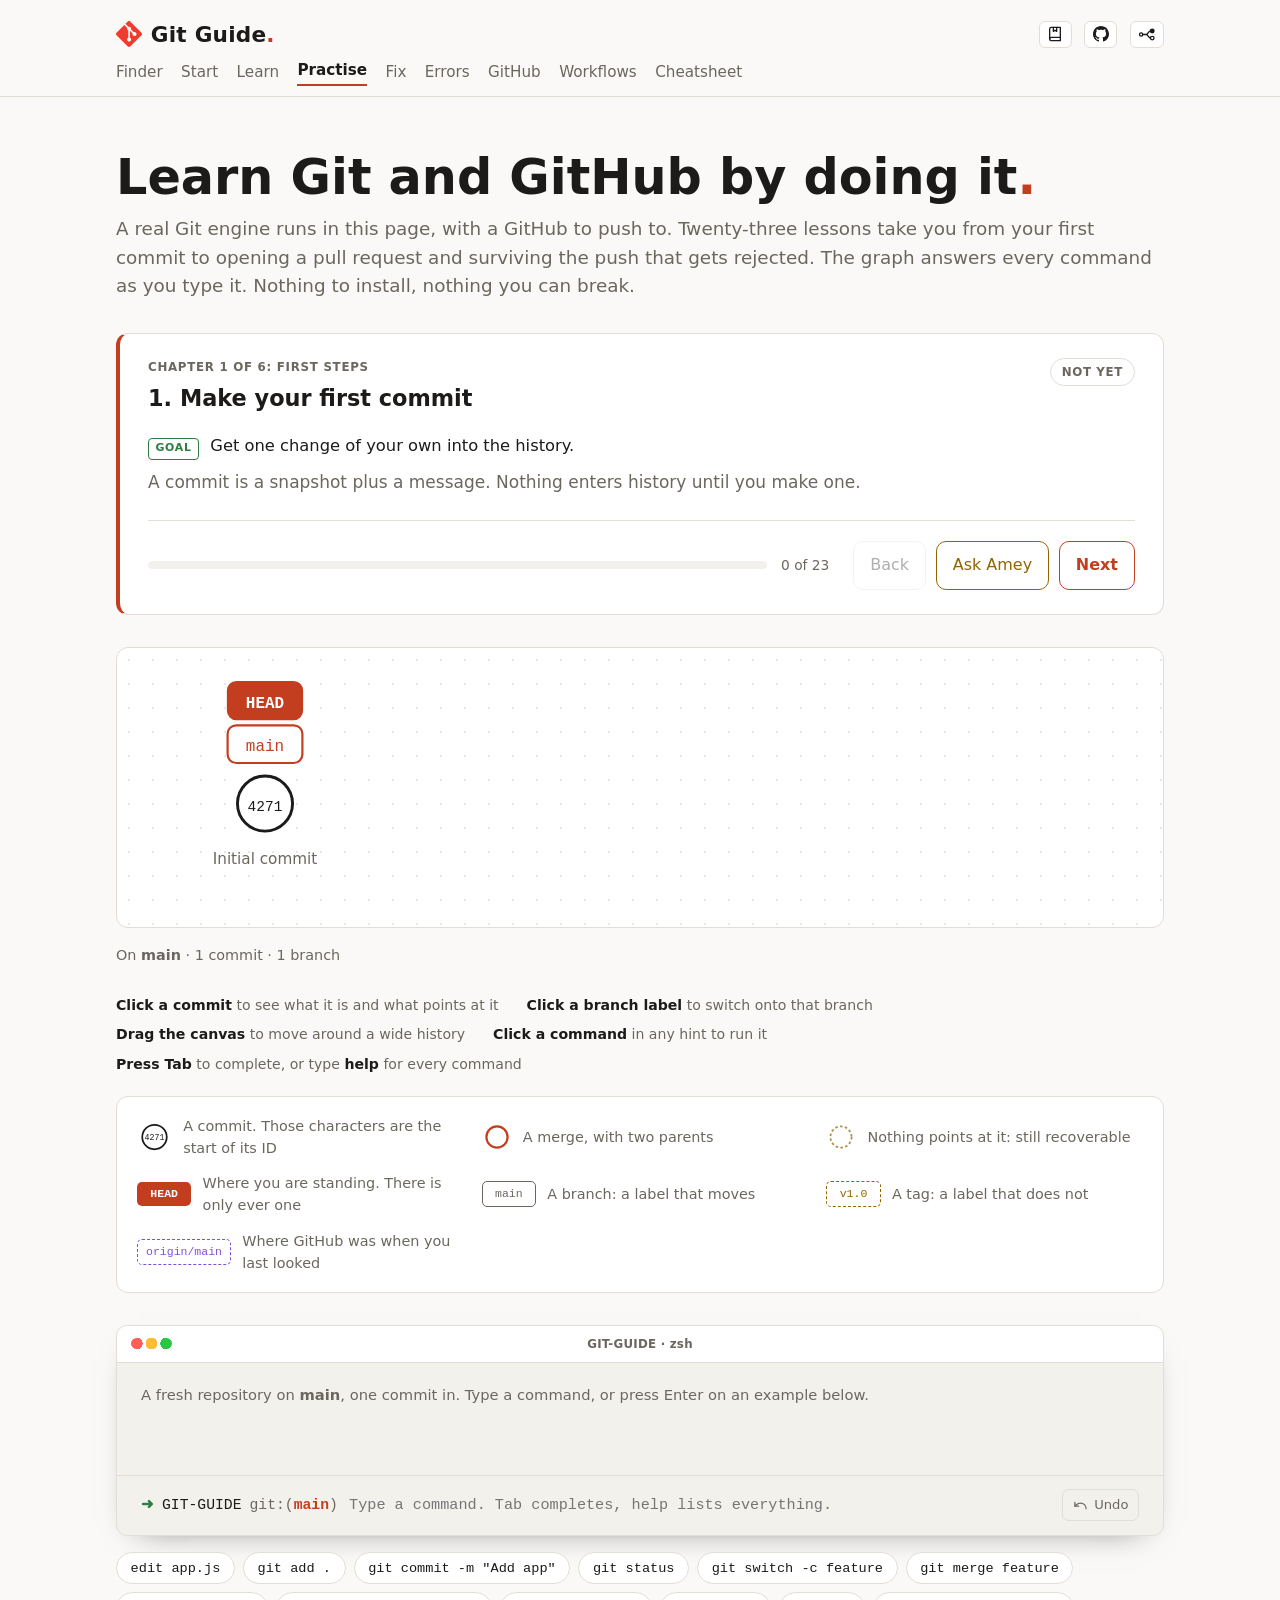
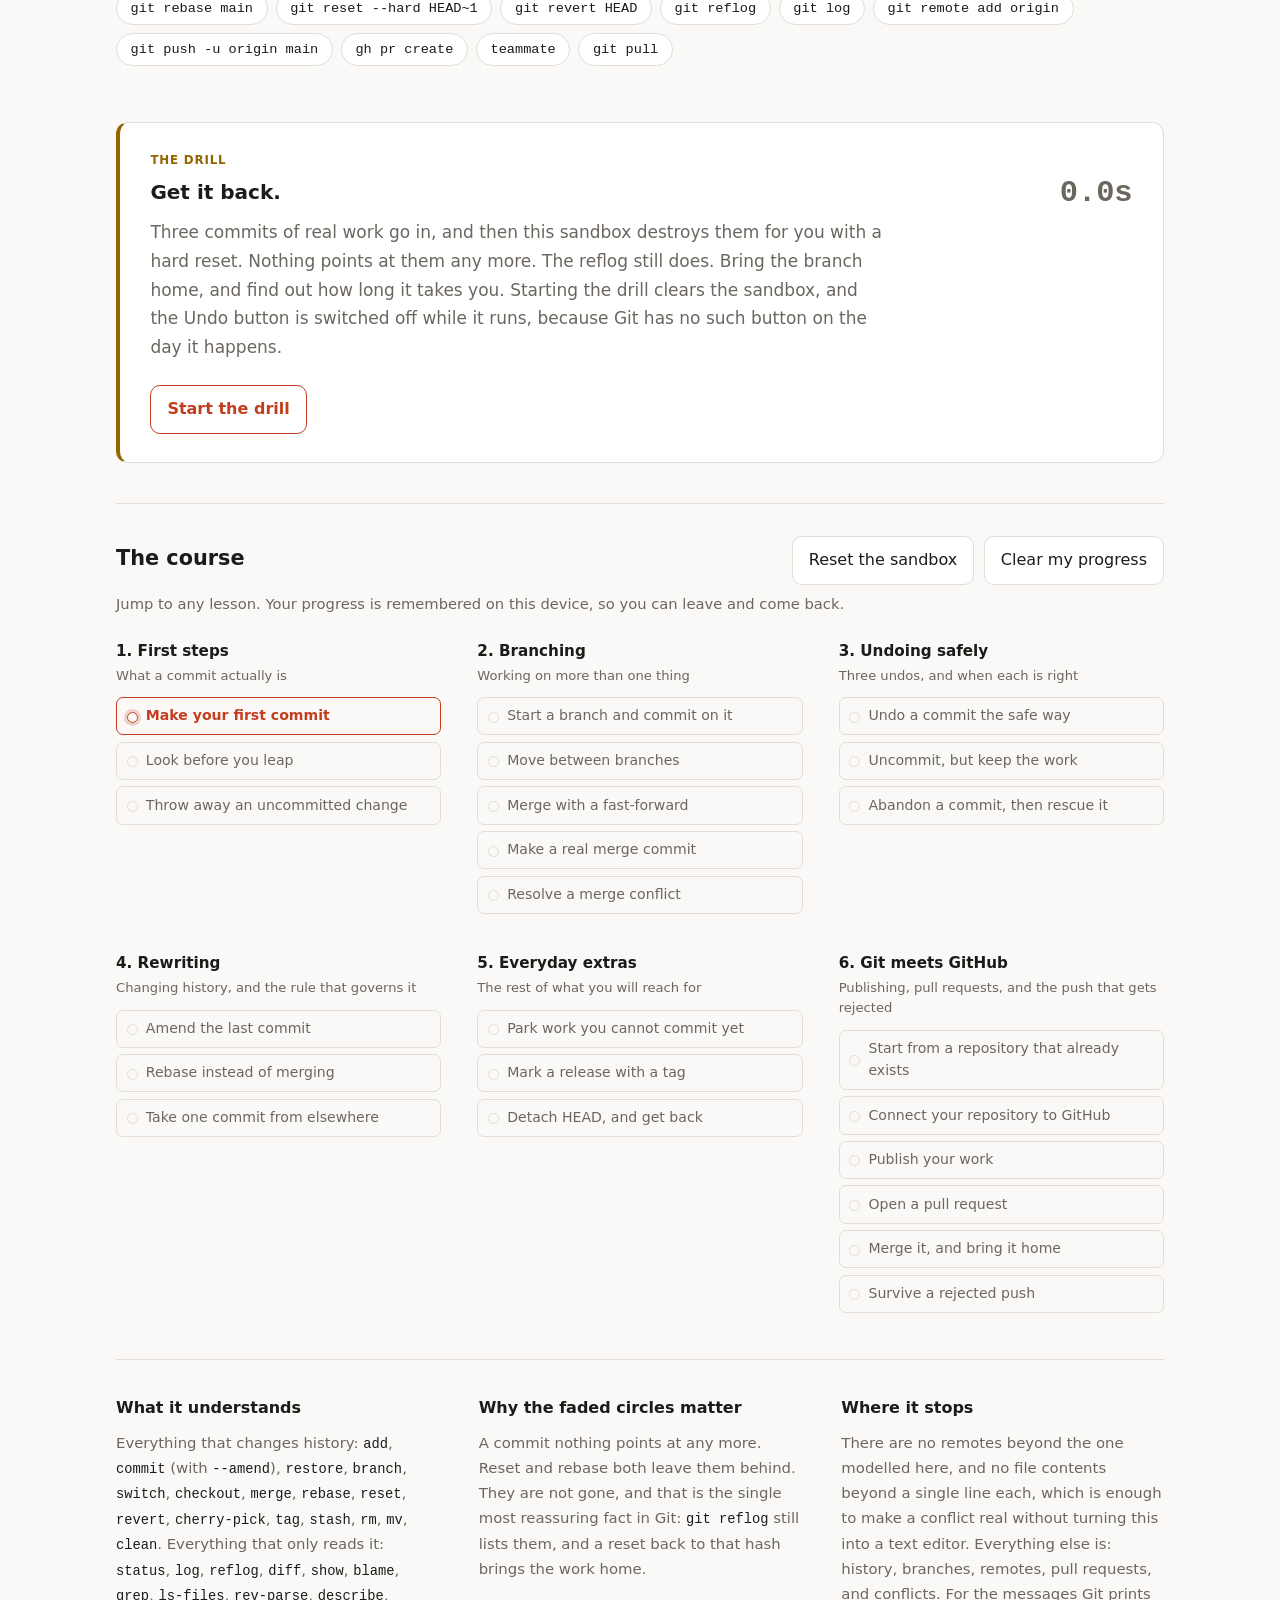
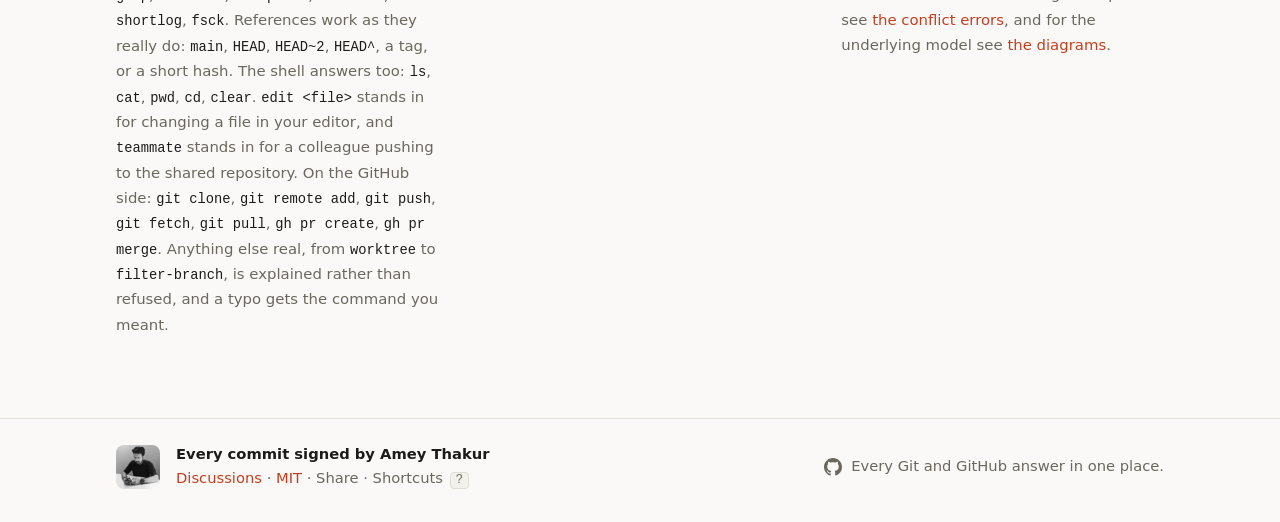
<file: docs/play.html>
<!doctype html>
<!--
  File: play.html
  Purpose: The sandbox. Run real Git commands against a real graph, with nothing to lose.
  Author: Amey Thakur
  GitHub: https://github.com/Amey-Thakur
  Tech: HTML5, vanilla JavaScript, inline SVG, GitHub Pages
  Description: A working Git engine in the browser. Commits, branches, HEAD, the index, file contents and the reflog are all modelled, so merge really creates a second parent, a conflict really has markers to delete, and rebase really abandons the originals. Twenty-three lessons take you from a first commit to opening a pull request, and the recovery drill destroys three commits on purpose and starts a clock.
  Date: 2026-08-08
-->
<html lang="en">
<head>
  <meta charset="utf-8">
  <meta name="viewport" content="width=device-width, initial-scale=1">
  <meta name="theme-color" content="#faf9f7" media="(prefers-color-scheme: light)">
  <meta name="theme-color" content="#141311" media="(prefers-color-scheme: dark)">
  <title>Learn Git and GitHub by doing it: 23 interactive lessons | Git Guide</title>
  <meta name="description" content="Twenty-three interactive Git and GitHub lessons with a real Git engine in the page. Commit, branch, merge, rebase, push, open a pull request, and fix a rejected push, watching the commit graph answer every command. Free, no sign-in, nothing to install.">
  <link rel="canonical" href="https://amey-thakur.github.io/GIT-GUIDE/play.html">
  <meta property="og:title" content="Learn Git and GitHub by doing it: 23 interactive lessons">
  <meta property="og:description" content="A real Git engine in the page. Twenty-three lessons, from your first commit to rescuing work you thought you had lost.">
  <meta property="og:type" content="website">
  <meta property="og:url" content="https://amey-thakur.github.io/GIT-GUIDE/play.html">
  <meta property="og:image" content="https://amey-thakur.github.io/GIT-GUIDE/assets/social-preview.png">
  <meta property="og:image:width" content="1280">
  <meta property="og:image:height" content="640">
  <meta name="twitter:card" content="summary_large_image">
  <meta name="twitter:image" content="https://amey-thakur.github.io/GIT-GUIDE/assets/social-preview.png">
  <link rel="manifest" href="manifest.webmanifest">
  <link rel="icon" href="assets/git-logo.svg" type="image/svg+xml">
  <link rel="stylesheet" href="style.css?v=85">
  <script type="application/ld+json">
  {
    "@context": "https://schema.org",
    "@type": "LearningResource",
    "name": "Learn Git and GitHub by doing it",
    "url": "https://amey-thakur.github.io/GIT-GUIDE/play.html",
    "description": "Twenty-three interactive Git and GitHub lessons driven by a real Git engine in the browser.",
    "learningResourceType": "Interactive simulation",
    "educationalLevel": "Beginner to advanced",
    "isAccessibleForFree": true,
    "author": { "@type": "Person", "name": "Amey Thakur", "url": "https://github.com/Amey-Thakur" }
  }
  </script>
</head>
<body>

  <a class="skip" href="#main">Skip to content</a>

  <header class="site-header">
    <div class="wrap head-row">
      <a class="brand" href="./"><img class="icon git" src="assets/git-logo.svg" alt="" width="26" height="26"><span>Git Guide<span class="dot">.</span></span></a>
      <div class="head-tools">
        <a class="gh-link" href="assets/git-guide.pdf" download title="Download Git Guide (PDF)" aria-label="Download Git Guide as PDF"><svg viewBox="0 0 24 24" width="16" height="16" fill="none" stroke="currentColor" stroke-width="2" stroke-linecap="round" stroke-linejoin="round" aria-hidden="true"><path d="M4 19.5A2.5 2.5 0 0 1 6.5 17H20"/><path d="M6.5 2H20v20H6.5A2.5 2.5 0 0 1 4 19.5v-15A2.5 2.5 0 0 1 6.5 2z"/><path d="M9.5 2v6l2.5-1.7L14.5 8V2"/></svg></a>
        <a class="gh-link" href="https://github.com/Amey-Thakur/GIT-GUIDE" aria-label="Source on GitHub" title="Source on GitHub"><svg viewBox="0 0 24 24" width="16" height="16" fill="currentColor" aria-hidden="true"><path d="M12 0c-6.626 0-12 5.373-12 12 0 5.302 3.438 9.8 8.207 11.387.599.111.793-.261.793-.577v-2.234c-3.338.726-4.033-1.416-4.033-1.416-.546-1.387-1.333-1.756-1.333-1.756-1.089-.745.083-.729.083-.729 1.205.084 1.839 1.237 1.839 1.237 1.07 1.834 2.807 1.304 3.492.997.107-.775.418-1.305.762-1.604-2.665-.305-5.467-1.334-5.467-5.931 0-1.311.469-2.381 1.236-3.221-.124-.303-.535-1.524.117-3.176 0 0 1.008-.322 3.301 1.23.957-.266 1.983-.399 3.003-.404 1.02.005 2.047.138 3.006.404 2.291-1.552 3.297-1.23 3.297-1.23.653 1.653.242 2.874.118 3.176.77.84 1.235 1.911 1.235 3.221 0 4.609-2.807 5.624-5.479 5.921.43.372.823 1.102.823 2.222v3.293c0 .319.192.694.801.576 4.765-1.589 8.199-6.086 8.199-11.386 0-6.627-5.373-12-12-12z"/></svg></a>
        <button id="theme-toggle" class="theme-toggle" type="button" aria-label="Switch between light and dark theme" title="Switch theme">
          <svg viewBox="0 0 20 16" width="18" height="15" aria-hidden="true"><path class="tt-line" d="M5.3 8h3.7M9 8c2.5 0 2.5-4 5-4M9 8c2.5 0 2.5 4 5 4" fill="none"/><circle class="tt-base" cx="3.5" cy="8" r="1.8"/><circle class="tt-light" cx="15.8" cy="4" r="2"/><circle class="tt-dark" cx="15.8" cy="12" r="2"/></svg>
        </button>
      </div>
    </div>
    <div class="wrap">
      <nav class="site-nav" aria-label="Site">
        <a href="./">Finder</a>
        <a href="setup.html">Start</a>
        <a href="learn.html">Learn</a>
        <a href="play.html" aria-current="page">Practise</a>
        <a href="fix.html">Fix</a>
        <a href="errors.html">Errors</a>
        <a href="github.html">GitHub</a>
        <a href="workflows.html">Workflows</a>
        <a href="cheatsheet.html">Cheatsheet</a>
      </nav>
    </div>
  </header>

  <main id="main">
    <section class="hero">
      <div class="wrap">
        <h1>Learn Git and GitHub by doing it<span class="dot">.</span></h1>
        <p class="lede">A real Git engine runs in this page, with a GitHub to push to. Twenty-three lessons take you from your first commit to opening a pull request and surviving the push that gets rejected. The graph answers every command as you type it. Nothing to install, nothing you can break.</p>
      </div>
    </section>

    <section class="play" aria-label="Git course and sandbox">
      <div class="wrap">

        <div class="finale" id="lsn-finale" hidden>
          <p class="finale-tag">The course</p>
          <h2>All twenty-three, done.</h2>
          <p>You have made commits, branched, merged, resolved a conflict by hand, rebased,
            cherry-picked, stashed, tagged, detached HEAD and come back, pushed to GitHub,
            opened a pull request, survived a rejected push, and destroyed a commit on purpose
            and brought it home. That is the whole of everyday Git and most of the rest.</p>
          <p class="finale-next">The part that stays with you is the last one. Do the drill
            again, cold, and see how long it takes.</p>
          <div class="finale-acts">
            <button class="wizard-opt lsn-primary" id="finale-drill" type="button">Run the drill</button>
            <a class="wizard-opt" href="answers.html">Every answer</a>
            <a class="wizard-opt" href="cheatsheet.html">The cheatsheet</a>
          </div>
        </div>

        <div class="lesson">
          <div class="lesson-top">
            <div class="lesson-id">
              <p class="lsn-chapter" id="lsn-chapter"></p>
              <h2 id="lsn-title"></h2>
            </div>
            <span class="lsn-state" id="lsn-state"></span>
          </div>

          <p class="lsn-goal"><span class="lsn-tag">Goal</span><span id="lsn-goal"></span></p>
          <p class="lsn-why" id="lsn-why"></p>
          <p class="lsn-hint-text" id="lsn-hint-text" hidden></p>

          <div class="lesson-foot">
            <div class="lesson-progress">
              <div class="lsn-bar" id="lsn-bar" role="progressbar" aria-valuemin="0" aria-valuenow="0"
                   aria-label="Lessons complete"><span id="lsn-fill"></span></div>
              <span class="lsn-count" id="lsn-count"></span>
            </div>
            <div class="lesson-btns">
              <button id="lsn-prev" class="wizard-opt" type="button">Back</button>
              <button id="lsn-hint" class="wizard-opt" type="button"
                      aria-controls="lsn-hint-text" aria-expanded="false">Ask Amey</button>
              <button id="lsn-next" class="wizard-opt lsn-primary" type="button">Next</button>
            </div>
          </div>
        </div>

        <div class="pgraph">
          <svg id="pg" role="img" aria-label="The commit graph as you build it: commits as circles, branch pointers above them, and faded circles for commits nothing points at any more"></svg>
        </div>
        <p id="pstatus" class="pstatus"></p>

        <div id="pconflict" class="pconflict" aria-live="polite" hidden></div>

        <p class="pgraph-help">
          <span><b>Click a commit</b> to see what it is and what points at it</span>
          <span><b>Click a branch label</b> to switch onto that branch</span>
          <span><b>Drag the canvas</b> to move around a wide history</span>
          <span><b>Click a command</b> in any hint to run it</span>
          <span><b>Press Tab</b> to complete, or type <b>help</b> for every command</span>
        </p>

        <ul class="plegend" aria-label="What the graph symbols mean">
          <li><svg viewBox="0 0 40 34" width="35" height="30" aria-hidden="true"><circle cx="20" cy="17" r="14" fill="none" stroke="currentColor" stroke-width="2"/><text id="lg-hash" class="lg-hash" x="20" y="20.5" text-anchor="middle">4271</text></svg><span>A commit. Those characters are the start of its ID</span></li>
          <li class="lg-merge"><svg viewBox="0 0 34 34" width="30" height="30" aria-hidden="true"><circle cx="17" cy="17" r="12" fill="none" stroke="currentColor" stroke-width="2.5"/></svg><span>A merge, with two parents</span></li>
          <li class="lg-ghost"><svg viewBox="0 0 34 34" width="30" height="30" aria-hidden="true"><circle cx="17" cy="17" r="12" fill="none" stroke="currentColor" stroke-width="2" stroke-dasharray="3 2.5"/></svg><span>Nothing points at it: still recoverable</span></li>
          <li class="lg-head"><span class="lg-chip lg-chip-head">HEAD</span><span>Where you are standing. There is only ever one</span></li>
          <li class="lg-branch"><span class="lg-chip lg-chip-branch">main</span><span>A branch: a label that moves</span></li>
          <li class="lg-tag"><span class="lg-chip lg-chip-tag">v1.0</span><span>A tag: a label that does not</span></li>
          <li class="lg-remote"><span class="lg-chip lg-chip-remote">origin/main</span><span>Where GitHub was when you last looked</span></li>
        </ul>

        <div class="pterm">
          <div class="termbar">
            <span class="maclights" aria-hidden="true"></span>
            <span class="termtitle">GIT-GUIDE · zsh</span>
          </div>
          <div id="pout" class="pout" aria-live="polite"></div>
          <div id="psuggest" class="psuggest" role="listbox" aria-label="Command suggestions" hidden></div>
          <div class="pinrow">
            <span class="p" id="pprompt" aria-hidden="true"></span>
            <input id="pin" type="text" autocomplete="off" autocapitalize="off" spellcheck="false"
                   placeholder="Type a command. Tab completes, help lists everything."
                   aria-label="Type a Git command">
            <button id="pundo" class="pundo" type="button" title="Step the sandbox back one command"
                    aria-label="Undo the last command">
              <svg viewBox="0 0 24 24" width="15" height="15" fill="none" stroke="currentColor"
                   stroke-width="2" stroke-linecap="round" stroke-linejoin="round" aria-hidden="true">
                <path d="M3 7v6h6"/><path d="M21 17a9 9 0 0 0-9-9 9 9 0 0 0-6 2.3L3 13"/>
              </svg><span>Undo</span>
            </button>
          </div>
        </div>

        <div class="chips" role="list" aria-label="Try one">
          <button class="chip pex" type="button">edit app.js</button>
          <button class="chip pex" type="button">git add .</button>
          <button class="chip pex" type="button">git commit -m "Add app"</button>
          <button class="chip pex" type="button">git status</button>
          <button class="chip pex" type="button">git switch -c feature</button>
          <button class="chip pex" type="button">git merge feature</button>
          <button class="chip pex" type="button">git rebase main</button>
          <button class="chip pex" type="button">git reset --hard HEAD~1</button>
          <button class="chip pex" type="button">git revert HEAD</button>
          <button class="chip pex" type="button">git reflog</button>
          <button class="chip pex" type="button">git log</button>
          <button class="chip pex" type="button">git remote add origin</button>
          <button class="chip pex" type="button">git push -u origin main</button>
          <button class="chip pex" type="button">gh pr create</button>
          <button class="chip pex" type="button">teammate</button>
          <button class="chip pex" type="button">git pull</button>
        </div>

        <div class="drill" id="pdrill">
          <p class="drill-tag">The drill</p>
          <div class="drill-row">
            <div class="drill-text">
              <h2 id="drill-title">Get it back.</h2>
              <p id="drill-body">Three commits of real work go in, and then this sandbox destroys them
                for you with a hard reset. Nothing points at them any more. The reflog still does.
                Bring the branch home, and find out how long it takes you. Starting the drill clears
                the sandbox, and the Undo button is switched off while it runs, because Git has
                no such button on the day it happens.</p>
            </div>
            <div class="drill-side">
              <span class="drill-clock" id="drill-clock" aria-live="off">0.0s</span>
              <span class="drill-best" id="drill-best"></span>
            </div>
          </div>
          <p class="lsn-hint-text drill-hint" id="drill-hint" hidden></p>
          <div class="drill-foot">
            <button id="drill-go" class="wizard-opt lsn-primary" type="button">Start the drill</button>
            <button id="drill-help" class="wizard-opt" type="button" hidden
                    aria-controls="drill-hint" aria-expanded="false">Ask Amey</button>
            <button id="drill-stop" class="wizard-opt" type="button" hidden>Stop</button>
          </div>
        </div>

        <div class="coursewrap">
          <div class="course-head">
            <h2>The course</h2>
            <div class="course-btns">
              <button id="preset" class="wizard-opt" type="button">Reset the sandbox</button>
              <button id="lsn-clear" class="wizard-opt" type="button">Clear my progress</button>
            </div>
          </div>
          <p class="course-note">Jump to any lesson. Your progress is remembered on this device, so you can leave and come back.</p>
          <div class="lsn-map" id="lsn-map"></div>
        </div>

        <div class="pnotes">
          <div>
            <h2>What it understands</h2>
            <p>Everything that changes history: <code>add</code>, <code>commit</code> (with <code>--amend</code>), <code>restore</code>, <code>branch</code>, <code>switch</code>, <code>checkout</code>, <code>merge</code>, <code>rebase</code>, <code>reset</code>, <code>revert</code>, <code>cherry-pick</code>, <code>tag</code>, <code>stash</code>, <code>rm</code>, <code>mv</code>, <code>clean</code>. Everything that only reads it: <code>status</code>, <code>log</code>, <code>reflog</code>, <code>diff</code>, <code>show</code>, <code>blame</code>, <code>grep</code>, <code>ls-files</code>, <code>rev-parse</code>, <code>describe</code>, <code>shortlog</code>, <code>fsck</code>. References work as they really do: <code>main</code>, <code>HEAD</code>, <code>HEAD~2</code>, <code>HEAD^</code>, a tag, or a short hash. The shell answers too: <code>ls</code>, <code>cat</code>, <code>pwd</code>, <code>cd</code>, <code>clear</code>. <code>edit &lt;file&gt;</code> stands in for changing a file in your editor, and <code>teammate</code> stands in for a colleague pushing to the shared repository. On the GitHub side: <code>git clone</code>, <code>git remote add</code>, <code>git push</code>, <code>git fetch</code>, <code>git pull</code>, <code>gh pr create</code>, <code>gh pr merge</code>. Anything else real, from <code>worktree</code> to <code>filter-branch</code>, is explained rather than refused, and a typo gets the command you meant.</p>
          </div>
          <div>
            <h2>Why the faded circles matter</h2>
            <p>A commit nothing points at any more. Reset and rebase both leave them behind. They are not gone, and that is the single most reassuring fact in Git: <code>git reflog</code> still lists them, and a reset back to that hash brings the work home.</p>
          </div>
          <div>
            <h2>Where it stops</h2>
            <p>There are no remotes beyond the one modelled here, and no file contents beyond a single line each, which is enough to make a conflict real without turning this into a text editor. Everything else is: history, branches, remotes, pull requests, and conflicts. For the messages Git prints see <a href="errors.html#merge-conflict-marker">the conflict errors</a>, and for the underlying model see <a href="learn.html">the diagrams</a>.</p>
          </div>
        </div>

      </div>
    </section>
  </main>

  <footer class="site-footer">
    <div class="wrap">
      <img class="avatar" src="assets/amey.jpg" alt="Amey Thakur" width="44" height="44">
      <div class="footer-text">
        <p class="footer-name">Every commit signed by <a href="https://github.com/Amey-Thakur">Amey Thakur</a></p>
        <p class="footer-links">
          <a href="https://github.com/Amey-Thakur/GIT-GUIDE/discussions">Discussions</a> ·
          <a href="https://github.com/Amey-Thakur/GIT-GUIDE/blob/main/LICENSE">MIT</a>
        </p>
      </div>
      <a class="footer-tag" href="https://github.com/Amey-Thakur/GIT-GUIDE"><svg viewBox="0 0 24 24" width="18" height="18" fill="currentColor" aria-hidden="true"><path d="M12 0c-6.626 0-12 5.373-12 12 0 5.302 3.438 9.8 8.207 11.387.599.111.793-.261.793-.577v-2.234c-3.338.726-4.033-1.416-4.033-1.416-.546-1.387-1.333-1.756-1.333-1.756-1.089-.745.083-.729.083-.729 1.205.084 1.839 1.237 1.839 1.237 1.07 1.834 2.807 1.304 3.492.997.107-.775.418-1.305.762-1.604-2.665-.305-5.467-1.334-5.467-5.931 0-1.311.469-2.381 1.236-3.221-.124-.303-.535-1.524.117-3.176 0 0 1.008-.322 3.301 1.23.957-.266 1.983-.399 3.003-.404 1.02.005 2.047.138 3.006.404 2.291-1.552 3.297-1.23 3.297-1.23.653 1.653.242 2.874.118 3.176.77.84 1.235 1.911 1.235 3.221 0 4.609-2.807 5.624-5.479 5.921.43.372.823 1.102.823 2.222v3.293c0 .319.192.694.801.576 4.765-1.589 8.199-6.086 8.199-11.386 0-6.627-5.373-12-12-12z"/></svg><span>Every Git and GitHub answer in one place.</span></a>
    </div>
  </footer>

  <script src="theme.js"></script>
  <script src="hello.js"></script>
  <script src="play.js?v=30"></script>
  <script src="keys.js?v=7"></script>
  <script src="totop.js?v=2"></script>
  <script src="offline.js?v=2"></script>
</body>
</html>
</file>
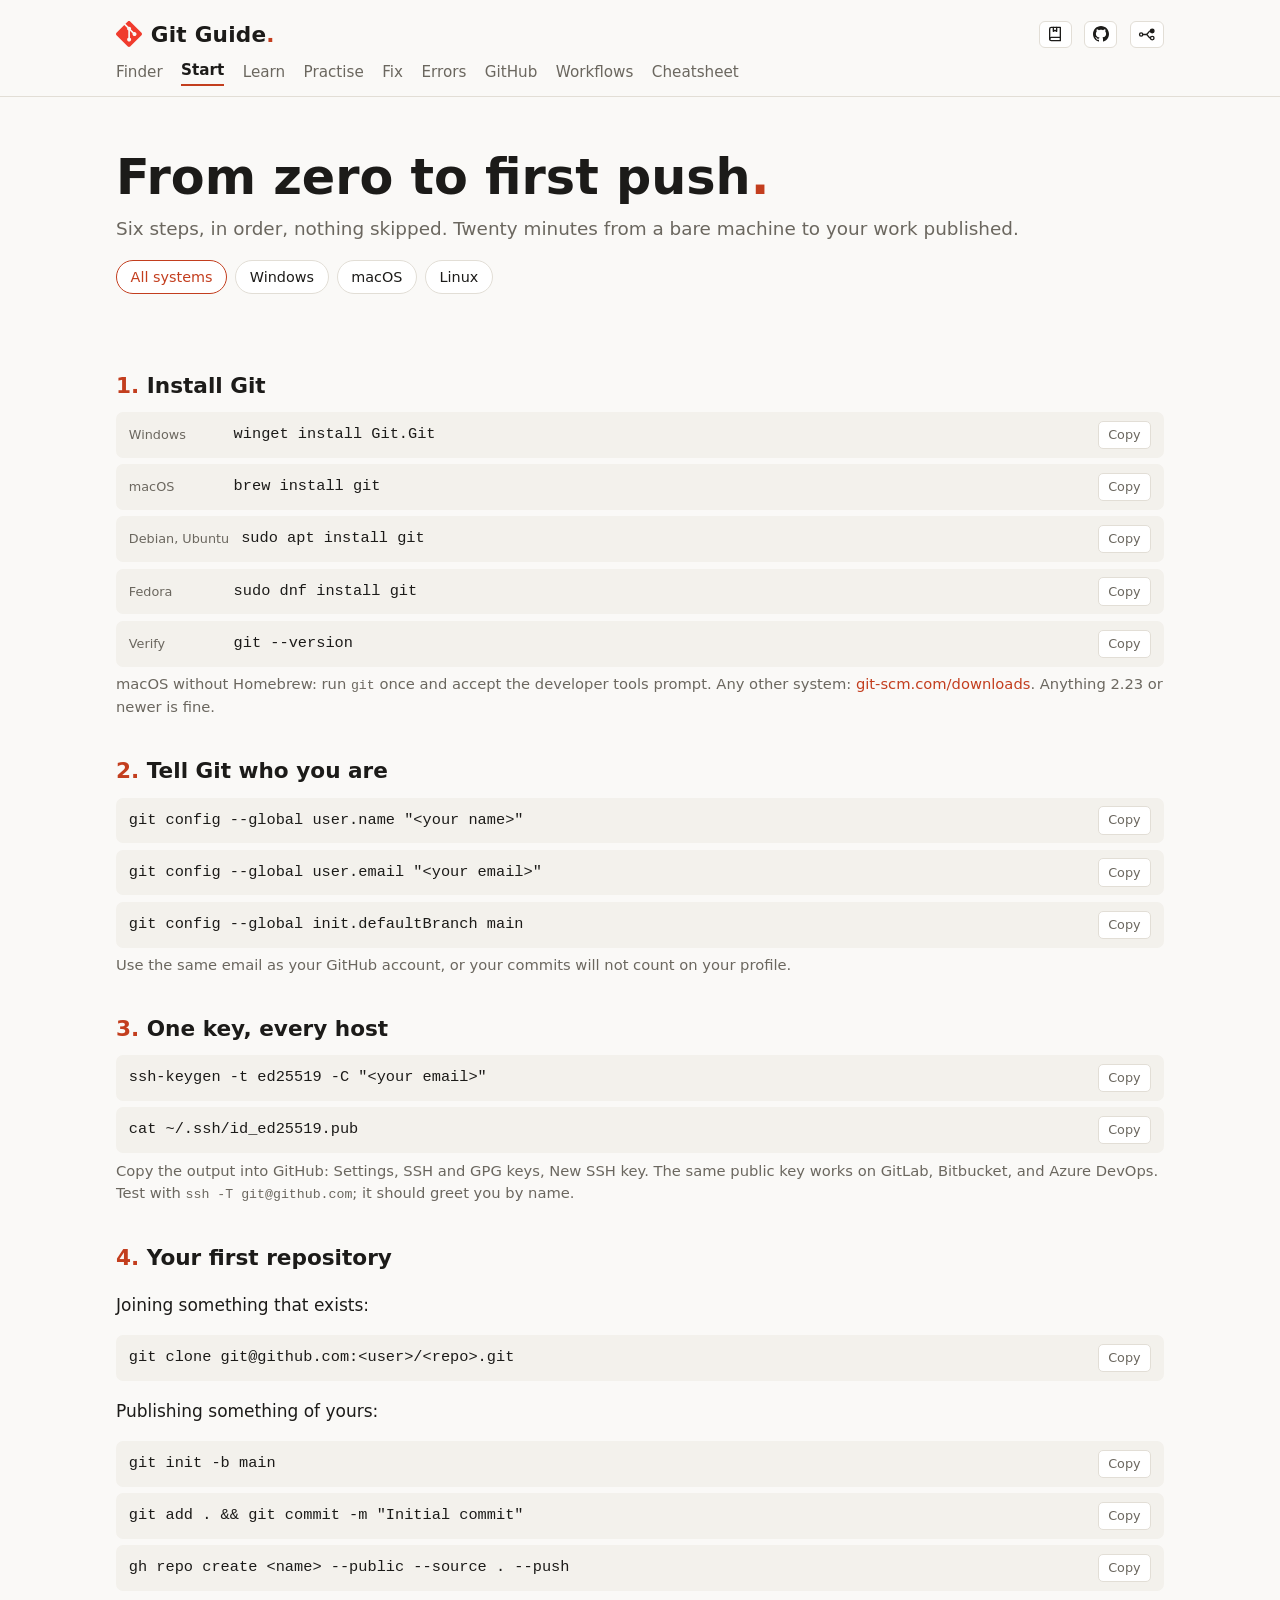
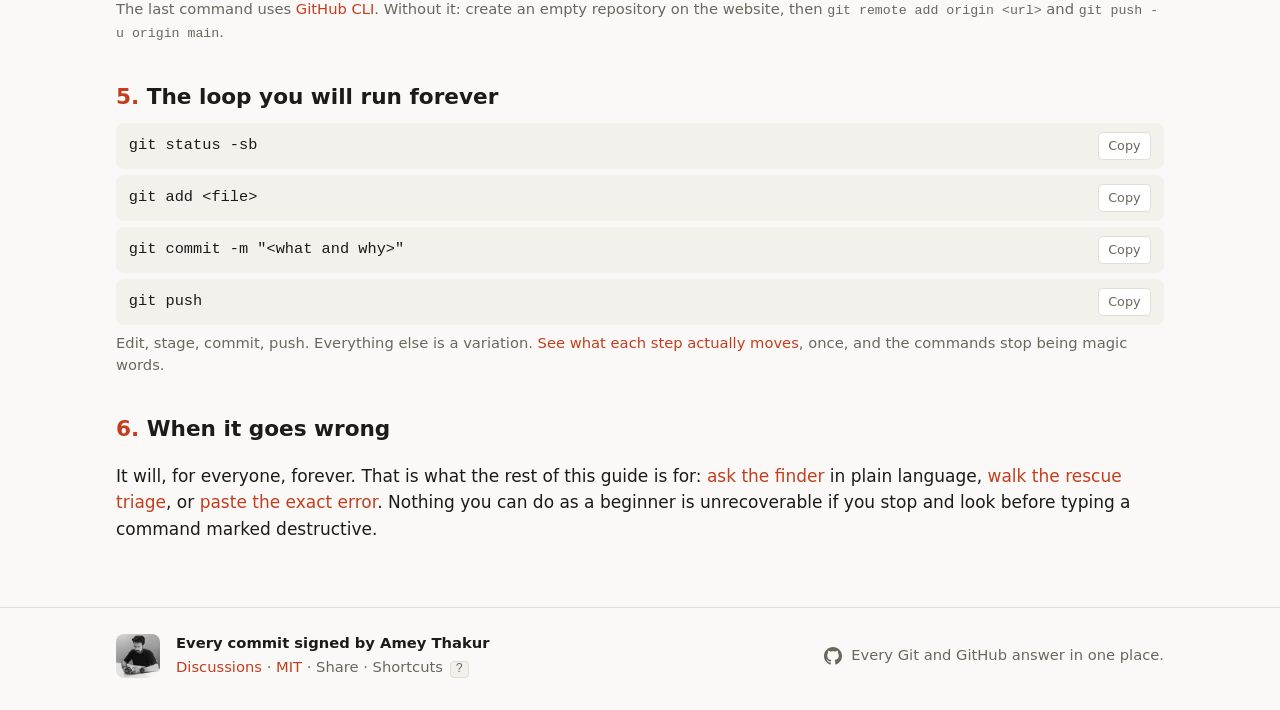
<file: docs/setup.html>
<!doctype html>
<!--
  File: setup.html
  Purpose: Start here: from nothing installed to your first push, in order, nothing skipped.
  Author: Amey Thakur
  GitHub: https://github.com/Amey-Thakur
  Tech: HTML5, GitHub Pages
  Description: The beginner runway. Install, identity, SSH, first repository, the daily loop, and where to go when stuck. Every command copy-ready.
  Date: 2026-08-07
-->
<html lang="en">
<head>
  <meta charset="utf-8">
  <meta name="viewport" content="width=device-width, initial-scale=1">
  <meta name="theme-color" content="#faf9f7" media="(prefers-color-scheme: light)">
  <meta name="theme-color" content="#141311" media="(prefers-color-scheme: dark)">
  <title>Set up Git from zero to first push | Git Guide</title>
  <meta name="description" content="Install Git on Windows, macOS, or Linux, set your identity, create an SSH key, make your first repository, and learn the daily loop. Every step in order with copy-ready commands.">
  <link rel="canonical" href="https://amey-thakur.github.io/GIT-GUIDE/setup.html">
  <meta property="og:title" content="Set up Git from zero to first push">
  <meta property="og:description" content="Install, identity, SSH, first repository, daily loop. In order, nothing skipped.">
  <meta property="og:type" content="website">
  <meta property="og:url" content="https://amey-thakur.github.io/GIT-GUIDE/setup.html">
  <meta property="og:image" content="https://amey-thakur.github.io/GIT-GUIDE/assets/social-preview.png">
  <meta property="og:image:width" content="1280">
  <meta property="og:image:height" content="640">
  <meta name="twitter:card" content="summary_large_image">
  <meta name="twitter:image" content="https://amey-thakur.github.io/GIT-GUIDE/assets/social-preview.png">
  <link rel="manifest" href="manifest.webmanifest">
  <link rel="icon" href="assets/git-logo.svg" type="image/svg+xml">
  <link rel="stylesheet" href="style.css?v=85">
</head>
<body>

  <a class="skip" href="#main">Skip to content</a>

  <header class="site-header">
    <div class="wrap head-row">
      <a class="brand" href="./"><img class="icon git" src="assets/git-logo.svg" alt="" width="26" height="26"><span>Git Guide<span class="dot">.</span></span></a>
      <div class="head-tools">
        <a class="gh-link" href="assets/git-guide.pdf" download title="Download Git Guide (PDF)" aria-label="Download Git Guide as PDF"><svg viewBox="0 0 24 24" width="16" height="16" fill="none" stroke="currentColor" stroke-width="2" stroke-linecap="round" stroke-linejoin="round" aria-hidden="true"><path d="M4 19.5A2.5 2.5 0 0 1 6.5 17H20"/><path d="M6.5 2H20v20H6.5A2.5 2.5 0 0 1 4 19.5v-15A2.5 2.5 0 0 1 6.5 2z"/><path d="M9.5 2v6l2.5-1.7L14.5 8V2"/></svg></a>
        <a class="gh-link" href="https://github.com/Amey-Thakur/GIT-GUIDE" aria-label="Source on GitHub" title="Source on GitHub"><svg viewBox="0 0 24 24" width="16" height="16" fill="currentColor" aria-hidden="true"><path d="M12 0c-6.626 0-12 5.373-12 12 0 5.302 3.438 9.8 8.207 11.387.599.111.793-.261.793-.577v-2.234c-3.338.726-4.033-1.416-4.033-1.416-.546-1.387-1.333-1.756-1.333-1.756-1.089-.745.083-.729.083-.729 1.205.084 1.839 1.237 1.839 1.237 1.07 1.834 2.807 1.304 3.492.997.107-.775.418-1.305.762-1.604-2.665-.305-5.467-1.334-5.467-5.931 0-1.311.469-2.381 1.236-3.221-.124-.303-.535-1.524.117-3.176 0 0 1.008-.322 3.301 1.23.957-.266 1.983-.399 3.003-.404 1.02.005 2.047.138 3.006.404 2.291-1.552 3.297-1.23 3.297-1.23.653 1.653.242 2.874.118 3.176.77.84 1.235 1.911 1.235 3.221 0 4.609-2.807 5.624-5.479 5.921.43.372.823 1.102.823 2.222v3.293c0 .319.192.694.801.576 4.765-1.589 8.199-6.086 8.199-11.386 0-6.627-5.373-12-12-12z"/></svg></a>
        <button id="theme-toggle" class="theme-toggle" type="button" aria-label="Switch between light and dark theme" title="Switch theme">
          <svg viewBox="0 0 20 16" width="18" height="15" aria-hidden="true"><path class="tt-line" d="M5.3 8h3.7M9 8c2.5 0 2.5-4 5-4M9 8c2.5 0 2.5 4 5 4" fill="none"/><circle class="tt-base" cx="3.5" cy="8" r="1.8"/><circle class="tt-light" cx="15.8" cy="4" r="2"/><circle class="tt-dark" cx="15.8" cy="12" r="2"/></svg>
        </button>
      </div>
    </div>
    <div class="wrap">
      <nav class="site-nav" aria-label="Site">
        <a href="./">Finder</a>
        <a href="setup.html" aria-current="page">Start</a>
        <a href="learn.html">Learn</a>
        <a href="play.html">Practise</a>
        <a href="fix.html">Fix</a>
        <a href="errors.html">Errors</a>
        <a href="github.html">GitHub</a>
        <a href="workflows.html">Workflows</a>
        <a href="cheatsheet.html">Cheatsheet</a>
      </nav>
    </div>
  </header>

  <main id="main">
    <section class="hero">
      <div class="wrap">
        <h1>From zero to first push<span class="dot">.</span></h1>
        <p class="lede">Six steps, in order, nothing skipped. Twenty minutes from a bare machine to your work published.</p>
        <div class="chips" role="list" aria-label="Your system">
          <button class="chip os active" type="button" data-os="All">All systems</button>
          <button class="chip os" type="button" data-os="Windows">Windows</button>
          <button class="chip os" type="button" data-os="macOS">macOS</button>
          <button class="chip os" type="button" data-os="Linux">Linux</button>
        </div>
      </div>
    </section>

    <section class="chapter" aria-label="Setup steps">
      <div class="wrap">

        <h2 id="install"><span class="num">1.</span> Install Git</h2>
        <div class="cmd"><span class="oslabel">Windows</span><code>winget install Git.Git</code><button class="copy" data-cmd="winget install Git.Git" aria-label="Copy command">Copy</button></div>
        <div class="cmd"><span class="oslabel">macOS</span><code>brew install git</code><button class="copy" data-cmd="brew install git" aria-label="Copy command">Copy</button></div>
        <div class="cmd"><span class="oslabel">Debian, Ubuntu</span><code>sudo apt install git</code><button class="copy" data-cmd="sudo apt install git" aria-label="Copy command">Copy</button></div>
        <div class="cmd"><span class="oslabel">Fedora</span><code>sudo dnf install git</code><button class="copy" data-cmd="sudo dnf install git" aria-label="Copy command">Copy</button></div>
        <div class="cmd"><span class="oslabel">Verify</span><code>git --version</code><button class="copy" data-cmd="git --version" aria-label="Copy command">Copy</button></div>
        <p class="note">macOS without Homebrew: run <code>git</code> once and accept the developer tools prompt. Any other system: <a href="https://git-scm.com/downloads">git-scm.com/downloads</a>. Anything 2.23 or newer is fine.</p>

        <h2 id="identity"><span class="num">2.</span> Tell Git who you are</h2>
        <div class="cmd"><code>git config --global user.name "&lt;your name&gt;"</code><button class="copy" data-cmd="git config --global user.name &quot;<your name>&quot;" aria-label="Copy command">Copy</button></div>
        <div class="cmd"><code>git config --global user.email "&lt;your email&gt;"</code><button class="copy" data-cmd="git config --global user.email &quot;<your email>&quot;" aria-label="Copy command">Copy</button></div>
        <div class="cmd"><code>git config --global init.defaultBranch main</code><button class="copy" data-cmd="git config --global init.defaultBranch main" aria-label="Copy command">Copy</button></div>
        <p class="note">Use the same email as your GitHub account, or your commits will not count on your profile.</p>

        <h2 id="ssh"><span class="num">3.</span> One key, every host</h2>
        <div class="cmd"><code>ssh-keygen -t ed25519 -C "&lt;your email&gt;"</code><button class="copy" data-cmd="ssh-keygen -t ed25519 -C &quot;<your email>&quot;" aria-label="Copy command">Copy</button></div>
        <div class="cmd"><code>cat ~/.ssh/id_ed25519.pub</code><button class="copy" data-cmd="cat ~/.ssh/id_ed25519.pub" aria-label="Copy command">Copy</button></div>
        <p class="note">Copy the output into GitHub: Settings, SSH and GPG keys, New SSH key. The same public key works on GitLab, Bitbucket, and Azure DevOps. Test with <code>ssh -T git@github.com</code>; it should greet you by name.</p>

        <h2 id="first-repo"><span class="num">4.</span> Your first repository</h2>
        <p>Joining something that exists:</p>
        <div class="cmd"><code>git clone git@github.com:&lt;user&gt;/&lt;repo&gt;.git</code><button class="copy" data-cmd="git clone git@github.com:<user>/<repo>.git" aria-label="Copy command">Copy</button></div>
        <p>Publishing something of yours:</p>
        <div class="cmd"><code>git init -b main</code><button class="copy" data-cmd="git init -b main" aria-label="Copy command">Copy</button></div>
        <div class="cmd"><code>git add . && git commit -m "Initial commit"</code><button class="copy" data-cmd="git add . && git commit -m &quot;Initial commit&quot;" aria-label="Copy command">Copy</button></div>
        <div class="cmd"><code>gh repo create &lt;name&gt; --public --source . --push</code><button class="copy" data-cmd="gh repo create <name> --public --source . --push" aria-label="Copy command">Copy</button></div>
        <p class="note">The last command uses <a href="github.html#cli">GitHub CLI</a>. Without it: create an empty repository on the website, then <code>git remote add origin &lt;url&gt;</code> and <code>git push -u origin main</code>.</p>

        <h2 id="loop"><span class="num">5.</span> The loop you will run forever</h2>
        <div class="cmd"><code>git status -sb</code><button class="copy" data-cmd="git status -sb" aria-label="Copy command">Copy</button></div>
        <div class="cmd"><code>git add &lt;file&gt;</code><button class="copy" data-cmd="git add <file>" aria-label="Copy command">Copy</button></div>
        <div class="cmd"><code>git commit -m "&lt;what and why&gt;"</code><button class="copy" data-cmd="git commit -m &quot;<what and why>&quot;" aria-label="Copy command">Copy</button></div>
        <div class="cmd"><code>git push</code><button class="copy" data-cmd="git push" aria-label="Copy command">Copy</button></div>
        <p class="note">Edit, stage, commit, push. Everything else is a variation. <a href="learn.html">See what each step actually moves</a>, once, and the commands stop being magic words.</p>

        <h2 id="stuck"><span class="num">6.</span> When it goes wrong</h2>
        <p>It will, for everyone, forever. That is what the rest of this guide is for: <a href="./">ask the finder</a> in plain language, <a href="fix.html">walk the rescue triage</a>, or <a href="errors.html">paste the exact error</a>. Nothing you can do as a beginner is unrecoverable if you stop and look before typing a command marked destructive.</p>

      </div>
    </section>
  </main>

  <footer class="site-footer">
    <div class="wrap">
      <img class="avatar" src="assets/amey.jpg" alt="Amey Thakur" width="44" height="44">
      <div class="footer-text">
        <p class="footer-name">Every commit signed by <a href="https://github.com/Amey-Thakur">Amey Thakur</a></p>
        <p class="footer-links">
          <a href="https://github.com/Amey-Thakur/GIT-GUIDE/discussions">Discussions</a> ·
          <a href="https://github.com/Amey-Thakur/GIT-GUIDE/blob/main/LICENSE">MIT</a>
        </p>
      </div>
      <a class="footer-tag" href="https://github.com/Amey-Thakur/GIT-GUIDE"><svg viewBox="0 0 24 24" width="18" height="18" fill="currentColor" aria-hidden="true"><path d="M12 0c-6.626 0-12 5.373-12 12 0 5.302 3.438 9.8 8.207 11.387.599.111.793-.261.793-.577v-2.234c-3.338.726-4.033-1.416-4.033-1.416-.546-1.387-1.333-1.756-1.333-1.756-1.089-.745.083-.729.083-.729 1.205.084 1.839 1.237 1.839 1.237 1.07 1.834 2.807 1.304 3.492.997.107-.775.418-1.305.762-1.604-2.665-.305-5.467-1.334-5.467-5.931 0-1.311.469-2.381 1.236-3.221-.124-.303-.535-1.524.117-3.176 0 0 1.008-.322 3.301 1.23.957-.266 1.983-.399 3.003-.404 1.02.005 2.047.138 3.006.404 2.291-1.552 3.297-1.23 3.297-1.23.653 1.653.242 2.874.118 3.176.77.84 1.235 1.911 1.235 3.221 0 4.609-2.807 5.624-5.479 5.921.43.372.823 1.102.823 2.222v3.293c0 .319.192.694.801.576 4.765-1.589 8.199-6.086 8.199-11.386 0-6.627-5.373-12-12-12z"/></svg><span>Every Git and GitHub answer in one place.</span></a>
    </div>
  </footer>

  <script src="theme.js"></script>
  <script src="hello.js"></script>
  <script src="render.js?v=2"></script>
  <script src="setup.js"></script>
  <script src="keys.js?v=7"></script>
  <script src="totop.js?v=2"></script>
  <script src="offline.js?v=2"></script>
</body>
</html>
</file>
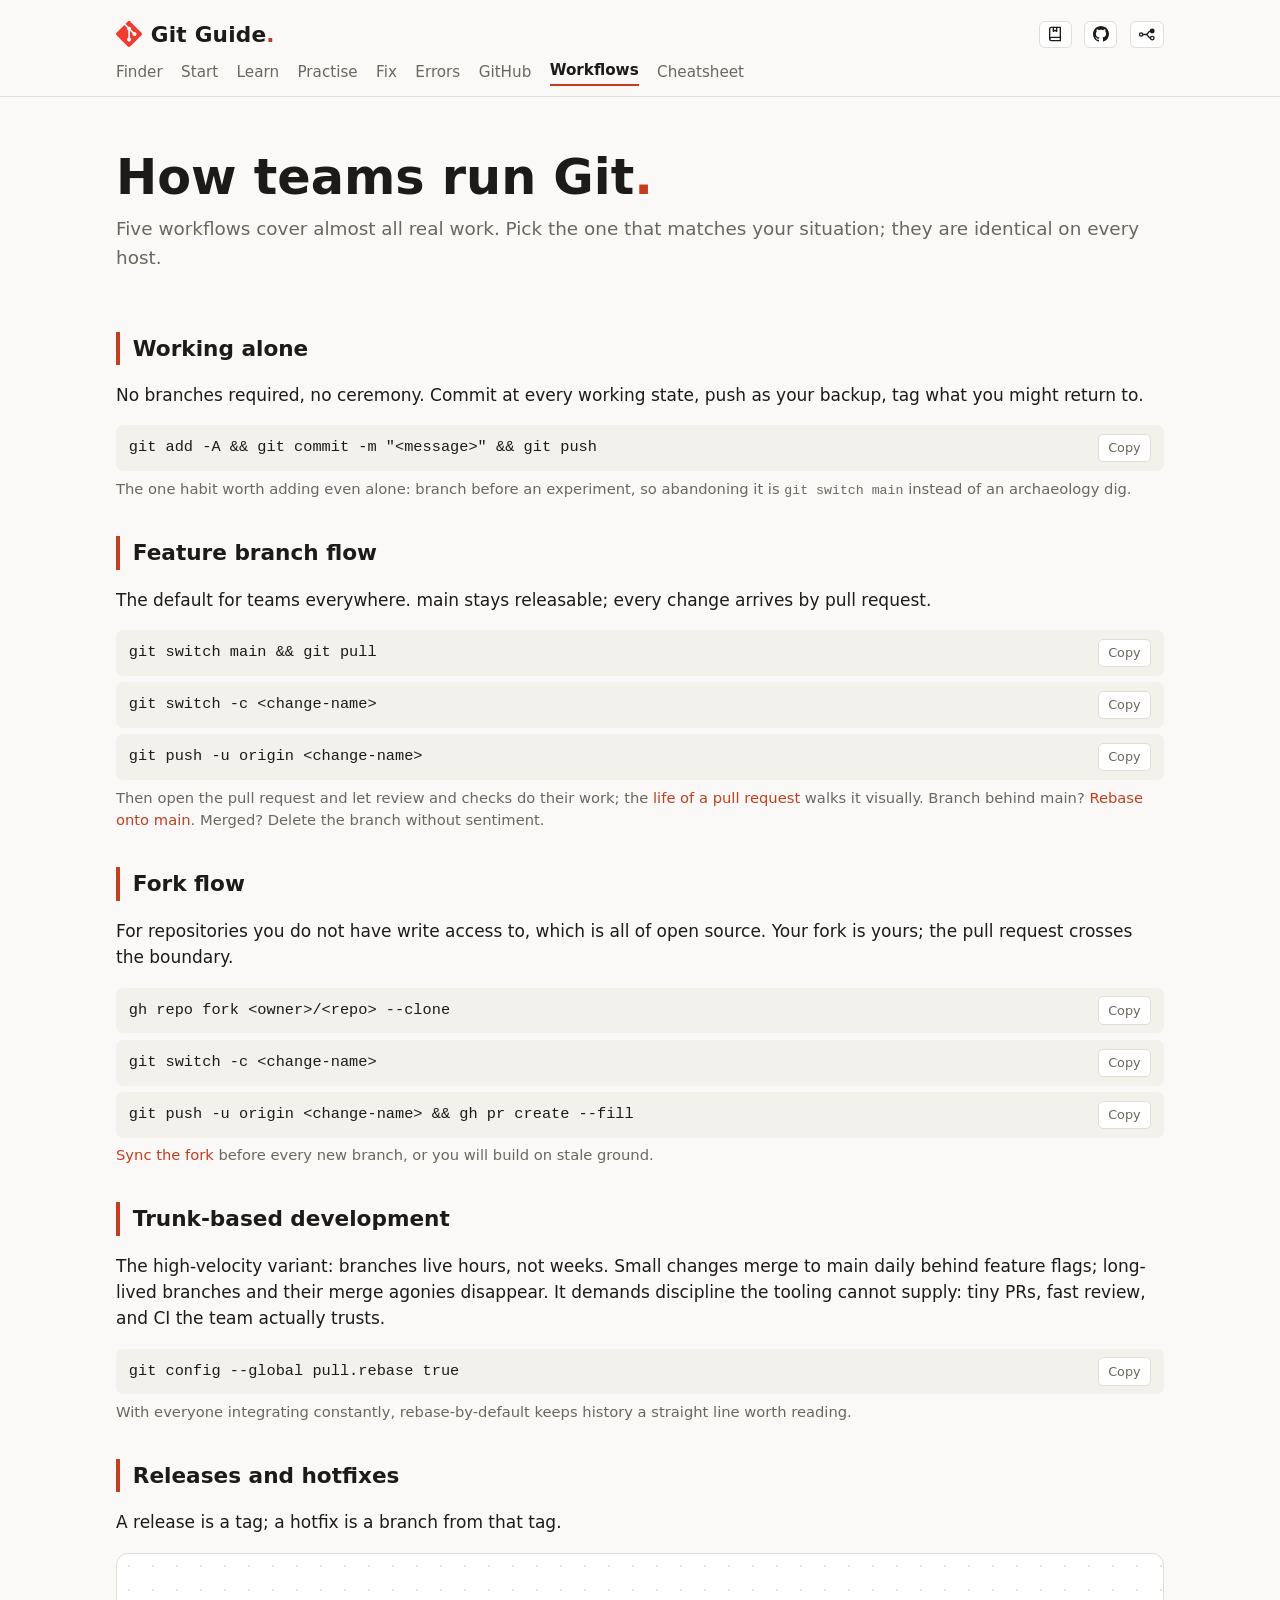
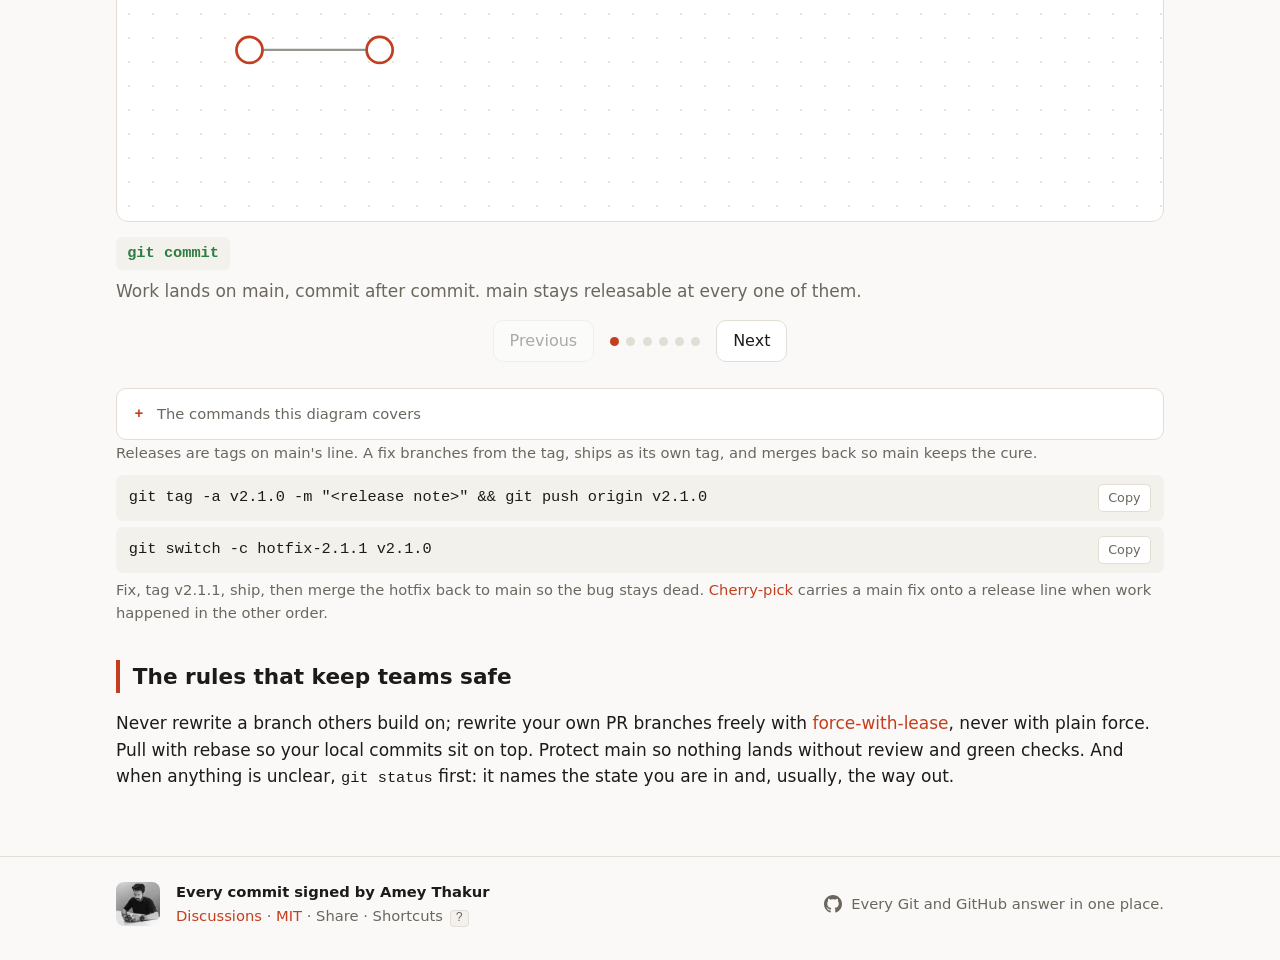
<file: docs/workflows.html>
<!doctype html>
<!--
  File: workflows.html
  Purpose: How individuals and teams actually run Git: solo, feature branch, fork, trunk-based, releases.
  Author: Amey Thakur
  GitHub: https://github.com/Amey-Thakur
  Tech: HTML5, GitHub Pages
  Description: The five workflows that cover real work, each as a copy-ready command sequence, plus the rules that keep shared history safe. Host-neutral: identical on GitHub, GitLab, Bitbucket, and Azure DevOps.
  Date: 2026-08-07
-->
<html lang="en">
<head>
  <meta charset="utf-8">
  <meta name="viewport" content="width=device-width, initial-scale=1">
  <meta name="theme-color" content="#faf9f7" media="(prefers-color-scheme: light)">
  <meta name="theme-color" content="#141311" media="(prefers-color-scheme: dark)">
  <title>Git workflows: solo, feature branch, fork, trunk, releases | Git Guide</title>
  <meta name="description" content="How teams actually use Git: the solo loop, feature branch flow, fork flow for open source, trunk-based development, and release management with tags and hotfixes. Copy-ready sequences.">
  <link rel="canonical" href="https://amey-thakur.github.io/GIT-GUIDE/workflows.html">
  <meta property="og:title" content="Git workflows: solo, feature branch, fork, trunk, releases">
  <meta property="og:description" content="The five workflows that cover real work, with the rules that keep teams safe.">
  <meta property="og:type" content="website">
  <meta property="og:url" content="https://amey-thakur.github.io/GIT-GUIDE/workflows.html">
  <meta property="og:image" content="https://amey-thakur.github.io/GIT-GUIDE/assets/social-preview.png">
  <meta property="og:image:width" content="1280">
  <meta property="og:image:height" content="640">
  <meta name="twitter:card" content="summary_large_image">
  <meta name="twitter:image" content="https://amey-thakur.github.io/GIT-GUIDE/assets/social-preview.png">
  <link rel="manifest" href="manifest.webmanifest">
  <link rel="icon" href="assets/git-logo.svg" type="image/svg+xml">
  <link rel="stylesheet" href="style.css?v=85">
</head>
<body>

  <a class="skip" href="#main">Skip to content</a>

  <header class="site-header">
    <div class="wrap head-row">
      <a class="brand" href="./"><img class="icon git" src="assets/git-logo.svg" alt="" width="26" height="26"><span>Git Guide<span class="dot">.</span></span></a>
      <div class="head-tools">
        <a class="gh-link" href="assets/git-guide.pdf" download title="Download Git Guide (PDF)" aria-label="Download Git Guide as PDF"><svg viewBox="0 0 24 24" width="16" height="16" fill="none" stroke="currentColor" stroke-width="2" stroke-linecap="round" stroke-linejoin="round" aria-hidden="true"><path d="M4 19.5A2.5 2.5 0 0 1 6.5 17H20"/><path d="M6.5 2H20v20H6.5A2.5 2.5 0 0 1 4 19.5v-15A2.5 2.5 0 0 1 6.5 2z"/><path d="M9.5 2v6l2.5-1.7L14.5 8V2"/></svg></a>
        <a class="gh-link" href="https://github.com/Amey-Thakur/GIT-GUIDE" aria-label="Source on GitHub" title="Source on GitHub"><svg viewBox="0 0 24 24" width="16" height="16" fill="currentColor" aria-hidden="true"><path d="M12 0c-6.626 0-12 5.373-12 12 0 5.302 3.438 9.8 8.207 11.387.599.111.793-.261.793-.577v-2.234c-3.338.726-4.033-1.416-4.033-1.416-.546-1.387-1.333-1.756-1.333-1.756-1.089-.745.083-.729.083-.729 1.205.084 1.839 1.237 1.839 1.237 1.07 1.834 2.807 1.304 3.492.997.107-.775.418-1.305.762-1.604-2.665-.305-5.467-1.334-5.467-5.931 0-1.311.469-2.381 1.236-3.221-.124-.303-.535-1.524.117-3.176 0 0 1.008-.322 3.301 1.23.957-.266 1.983-.399 3.003-.404 1.02.005 2.047.138 3.006.404 2.291-1.552 3.297-1.23 3.297-1.23.653 1.653.242 2.874.118 3.176.77.84 1.235 1.911 1.235 3.221 0 4.609-2.807 5.624-5.479 5.921.43.372.823 1.102.823 2.222v3.293c0 .319.192.694.801.576 4.765-1.589 8.199-6.086 8.199-11.386 0-6.627-5.373-12-12-12z"/></svg></a>
        <button id="theme-toggle" class="theme-toggle" type="button" aria-label="Switch between light and dark theme" title="Switch theme">
          <svg viewBox="0 0 20 16" width="18" height="15" aria-hidden="true"><path class="tt-line" d="M5.3 8h3.7M9 8c2.5 0 2.5-4 5-4M9 8c2.5 0 2.5 4 5 4" fill="none"/><circle class="tt-base" cx="3.5" cy="8" r="1.8"/><circle class="tt-light" cx="15.8" cy="4" r="2"/><circle class="tt-dark" cx="15.8" cy="12" r="2"/></svg>
        </button>
      </div>
    </div>
    <div class="wrap">
      <nav class="site-nav" aria-label="Site">
        <a href="./">Finder</a>
        <a href="setup.html">Start</a>
        <a href="learn.html">Learn</a>
        <a href="play.html">Practise</a>
        <a href="fix.html">Fix</a>
        <a href="errors.html">Errors</a>
        <a href="github.html">GitHub</a>
        <a href="workflows.html" aria-current="page">Workflows</a>
        <a href="cheatsheet.html">Cheatsheet</a>
      </nav>
    </div>
  </header>

  <main id="main">
    <section class="hero">
      <div class="wrap">
        <h1>How teams run Git<span class="dot">.</span></h1>
        <p class="lede">Five workflows cover almost all real work. Pick the one that matches your situation; they are identical on every host.</p>
      </div>
    </section>

    <section class="chapter" aria-label="Workflows">
      <div class="wrap">

        <h2 id="solo">Working alone</h2>
        <p>No branches required, no ceremony. Commit at every working state, push as your backup, tag what you might return to.</p>
        <div class="cmd"><code>git add -A && git commit -m "&lt;message&gt;" && git push</code><button class="copy" data-cmd="git add -A && git commit -m &quot;<message>&quot; && git push" aria-label="Copy command">Copy</button></div>
        <p class="note">The one habit worth adding even alone: branch before an experiment, so abandoning it is <code>git switch main</code> instead of an archaeology dig.</p>

        <h2 id="feature-branch">Feature branch flow</h2>
        <p>The default for teams everywhere. main stays releasable; every change arrives by pull request.</p>
        <div class="cmd"><code>git switch main && git pull</code><button class="copy" data-cmd="git switch main && git pull" aria-label="Copy command">Copy</button></div>
        <div class="cmd"><code>git switch -c &lt;change-name&gt;</code><button class="copy" data-cmd="git switch -c <change-name>" aria-label="Copy command">Copy</button></div>
        <div class="cmd"><code>git push -u origin &lt;change-name&gt;</code><button class="copy" data-cmd="git push -u origin <change-name>" aria-label="Copy command">Copy</button></div>
        <p class="note">Then open the pull request and let review and checks do their work; the <a href="github.html#pr-life">life of a pull request</a> walks it visually. Branch behind main? <a href="index.html#rebase-onto-main">Rebase onto main</a>. Merged? Delete the branch without sentiment.</p>

        <h2 id="fork">Fork flow</h2>
        <p>For repositories you do not have write access to, which is all of open source. Your fork is yours; the pull request crosses the boundary.</p>
        <div class="cmd"><code>gh repo fork &lt;owner&gt;/&lt;repo&gt; --clone</code><button class="copy" data-cmd="gh repo fork <owner>/<repo> --clone" aria-label="Copy command">Copy</button></div>
        <div class="cmd"><code>git switch -c &lt;change-name&gt;</code><button class="copy" data-cmd="git switch -c <change-name>" aria-label="Copy command">Copy</button></div>
        <div class="cmd"><code>git push -u origin &lt;change-name&gt; && gh pr create --fill</code><button class="copy" data-cmd="git push -u origin <change-name> && gh pr create --fill" aria-label="Copy command">Copy</button></div>
        <p class="note"><a href="index.html#sync-fork">Sync the fork</a> before every new branch, or you will build on stale ground.</p>

        <h2 id="trunk">Trunk-based development</h2>
        <p>The high-velocity variant: branches live hours, not weeks. Small changes merge to main daily behind feature flags; long-lived branches and their merge agonies disappear. It demands discipline the tooling cannot supply: tiny PRs, fast review, and CI the team actually trusts.</p>
        <div class="cmd"><code>git config --global pull.rebase true</code><button class="copy" data-cmd="git config --global pull.rebase true" aria-label="Copy command">Copy</button></div>
        <p class="note">With everyone integrating constantly, rebase-by-default keeps history a straight line worth reading.</p>

        <h2 id="releases">Releases and hotfixes</h2>
        <p>A release is a tag; a hotfix is a branch from that tag.</p>
        <div class="diagram">
          <svg viewBox="0 0 920 210" role="img" aria-label="Release lines: version tags on main, a hotfix branch leaving the release tag and merging back">
            <g id="w-1" class="reveal">
              <circle cx="100" cy="70" r="12" class="commit"></circle>
              <circle cx="220" cy="70" r="12" class="commit"></circle>
              <line x1="112" y1="70" x2="208" y2="70" class="edge"></line>
            </g>
            <g id="w-2" class="reveal">
              <rect x="188" y="14" width="64" height="22" rx="6" class="tag"></rect>
              <text x="220" y="29" class="tagtext" text-anchor="middle">v2.1.0</text>
              <line x1="220" y1="36" x2="220" y2="56" class="tick"></line>
            </g>
            <g id="w-3" class="reveal">
              <circle cx="340" cy="70" r="12" class="commit"></circle>
              <line x1="232" y1="70" x2="328" y2="70" class="edge"></line>
              <circle cx="560" cy="70" r="12" class="commit"></circle>
              <line x1="352" y1="70" x2="548" y2="70" class="edge"></line>
            </g>
            <g id="w-4" class="reveal">
              <path d="M231,81 C260,110 280,140 306,140" class="edge" fill="none"></path>
              <circle cx="320" cy="140" r="12" class="commit"></circle>
              <circle cx="420" cy="140" r="12" class="commit"></circle>
              <line x1="332" y1="140" x2="408" y2="140" class="edge"></line>
              <rect x="256" y="170" width="128" height="24" rx="6" class="tag"></rect>
              <text x="320" y="186" class="tagtext" text-anchor="middle">hotfix-2.1.1</text>
              <line x1="320" y1="170" x2="320" y2="154" class="tick"></line>
            </g>
            <g id="w-5" class="reveal">
              <rect x="440" y="164" width="64" height="22" rx="6" class="tag"></rect>
              <text x="472" y="179" class="tagtext" text-anchor="middle">v2.1.1</text>
              <line x1="472" y1="164" x2="448" y2="150" class="tick"></line>
            </g>
            <g id="w-6" class="reveal">
              <path d="M431,131 C480,110 520,84 547,74" class="edge" fill="none"></path>
              <circle cx="720" cy="70" r="12" class="commit merge"></circle>
              <line x1="572" y1="70" x2="708" y2="70" class="edge"></line>
              <rect x="750" y="58" width="64" height="24" rx="6" class="tag"></rect>
              <text x="782" y="74" class="tagtext" text-anchor="middle">main</text>
              <line x1="750" y1="70" x2="734" y2="70" class="tick"></line>
            </g>
          </svg>
        </div>
        <div class="stepfoot"><div class="stepcap" aria-live="polite">
          <code id="d4-cmd"></code>
          <p id="d4-text"></p>
        </div><div class="stepper-controls" data-stepper="d4">
          <button class="wizard-opt" id="d4-prev" type="button">Previous</button>
          <span class="stepdots" id="d4-dots" aria-hidden="true"></span>
          <button class="wizard-opt" id="d4-next" type="button">Next</button>
        </div></div>
        <p class="note">Releases are tags on main's line. A fix branches from the tag, ships as its own tag, and merges back so main keeps the cure.</p>
        <div class="cmd"><code>git tag -a v2.1.0 -m "&lt;release note&gt;" && git push origin v2.1.0</code><button class="copy" data-cmd="git tag -a v2.1.0 -m &quot;<release note>&quot; && git push origin v2.1.0" aria-label="Copy command">Copy</button></div>
        <div class="cmd"><code>git switch -c hotfix-2.1.1 v2.1.0</code><button class="copy" data-cmd="git switch -c hotfix-2.1.1 v2.1.0" aria-label="Copy command">Copy</button></div>
        <p class="note">Fix, tag v2.1.1, ship, then merge the hotfix back to main so the bug stays dead. <a href="index.html#cherry-pick">Cherry-pick</a> carries a main fix onto a release line when work happened in the other order.</p>

        <h2 id="rules">The rules that keep teams safe</h2>
        <p>Never rewrite a branch others build on; rewrite your own PR branches freely with <a href="index.html#force-push-safely">force-with-lease</a>, never with plain force. Pull with rebase so your local commits sit on top. Protect main so nothing lands without review and green checks. And when anything is unclear, <code>git status</code> first: it names the state you are in and, usually, the way out.</p>

      </div>
    </section>
  </main>

  <footer class="site-footer">
    <div class="wrap">
      <img class="avatar" src="assets/amey.jpg" alt="Amey Thakur" width="44" height="44">
      <div class="footer-text">
        <p class="footer-name">Every commit signed by <a href="https://github.com/Amey-Thakur">Amey Thakur</a></p>
        <p class="footer-links">
          <a href="https://github.com/Amey-Thakur/GIT-GUIDE/discussions">Discussions</a> ·
          <a href="https://github.com/Amey-Thakur/GIT-GUIDE/blob/main/LICENSE">MIT</a>
        </p>
      </div>
      <a class="footer-tag" href="https://github.com/Amey-Thakur/GIT-GUIDE"><svg viewBox="0 0 24 24" width="18" height="18" fill="currentColor" aria-hidden="true"><path d="M12 0c-6.626 0-12 5.373-12 12 0 5.302 3.438 9.8 8.207 11.387.599.111.793-.261.793-.577v-2.234c-3.338.726-4.033-1.416-4.033-1.416-.546-1.387-1.333-1.756-1.333-1.756-1.089-.745.083-.729.083-.729 1.205.084 1.839 1.237 1.839 1.237 1.07 1.834 2.807 1.304 3.492.997.107-.775.418-1.305.762-1.604-2.665-.305-5.467-1.334-5.467-5.931 0-1.311.469-2.381 1.236-3.221-.124-.303-.535-1.524.117-3.176 0 0 1.008-.322 3.301 1.23.957-.266 1.983-.399 3.003-.404 1.02.005 2.047.138 3.006.404 2.291-1.552 3.297-1.23 3.297-1.23.653 1.653.242 2.874.118 3.176.77.84 1.235 1.911 1.235 3.221 0 4.609-2.807 5.624-5.479 5.921.43.372.823 1.102.823 2.222v3.293c0 .319.192.694.801.576 4.765-1.589 8.199-6.086 8.199-11.386 0-6.627-5.373-12-12-12z"/></svg><span>Every Git and GitHub answer in one place.</span></a>
    </div>
  </footer>

  <script src="theme.js"></script>
  <script src="hello.js"></script>
  <script src="render.js?v=2"></script>
  <script src="stepper.js"></script>
  <script src="workflows.js"></script>
  <script src="keys.js?v=7"></script>
  <script src="totop.js?v=2"></script>
  <script src="offline.js?v=2"></script>
</body>
</html>
</file>
<file: docs/style.css>
/*
  File: style.css
  Purpose: The single stylesheet for the whole site. Light and dark, flat and print-like, no external assets.
  Author: Amey Thakur
  GitHub: https://github.com/Amey-Thakur
  Tech: CSS custom properties, prefers-color-scheme, system font stacks
  Description: Design system for Git Guide. Paper and ink palette with the Git orange as the only accent. No frameworks, no webfonts, no shadows-as-decoration.
  Date: 2026-08-07
*/

/* Light values are tuned to clear WCAG AA (4.5:1) against all three
   backgrounds, including the code background, where the old accent and
   amber fell to 4.45 and 4.19. The change is about two percent and is not
   visible; the failure was. */
:root {
  --paper: #faf9f7;
  --card: #ffffff;
  --ink: #1c1b19;
  --muted: #6b675f;
  --line: #e2ded6;
  --accent: #c33e1e;
  --code-bg: #f3f1ec;
  --safe: #2e7d43;
  --history: #936500;
  --destructive: #b3261e;
  --sans: system-ui, -apple-system, "Segoe UI", Roboto, "Helvetica Neue", Arial, sans-serif;
  --mono: ui-monospace, "Cascadia Code", Consolas, "SF Mono", Menlo, monospace;
}

@media (prefers-color-scheme: dark) {
  :root {
    --paper: #141311;
    --card: #1c1a18;
    --ink: #e9e6df;
    --muted: #9b968b;
    --line: #2e2c28;
    --accent: #f05133;
    --code-bg: #23211d;
    --safe: #63b378;
    --history: #d3a53a;
    --destructive: #e5776b;
  }
}

:root[data-theme="light"] {
  --paper: #faf9f7;
  --card: #ffffff;
  --ink: #1c1b19;
  --muted: #6b675f;
  --line: #e2ded6;
  --accent: #c33e1e;
  --code-bg: #f3f1ec;
  --safe: #2e7d43;
  --history: #936500;
  --destructive: #b3261e;
}

:root[data-theme="dark"] {
  --paper: #141311;
  --card: #1c1a18;
  --ink: #e9e6df;
  --muted: #9b968b;
  --line: #2e2c28;
  --accent: #f05133;
  --code-bg: #23211d;
  --safe: #63b378;
  --history: #d3a53a;
  --destructive: #e5776b;
}

* { box-sizing: border-box; }

.skip {
  position: absolute;
  left: -9999px;
  top: 0.6rem;
  z-index: 10;
  background: var(--card);
  color: var(--ink);
  border: 1px solid var(--accent);
  border-radius: 6px;
  padding: 0.4rem 0.9rem;
}

.skip:focus-visible { left: 0.6rem; }

html { scroll-behavior: smooth; }

body {
  margin: 0;
  background: var(--paper);
  color: var(--ink);
  font-family: var(--sans);
  font-size: 1.0625rem;
  line-height: 1.55;
}

a { color: var(--accent); text-decoration: none; }
a:hover { text-decoration: underline; }

code, pre { font-family: var(--mono); font-size: 0.9em; }

.wrap { max-width: 46rem; margin: 0 auto; padding: 0 1.25rem; }

/* Icons */

.icon { vertical-align: -0.22em; }

.gh-link {
  display: inline-flex;
  border: 1px solid var(--line);
  background: var(--card);
  color: var(--ink);
  border-radius: 6px;
  padding: 0.3rem 0.45rem;
  line-height: 0;
}

/* Hover moves the icon, never the frame. Each control answers in its own way:
   the guide is a safe thing to take, so green; the GitHub mark keeps its own
   identity and simply brightens; the theme control just lifts to full ink. */
.gh-link:hover { border-color: var(--line); }

.gh-link[aria-label*="PDF"]:hover { color: var(--safe); }

.gh-link[aria-label*="GitHub"]:hover {
  color: var(--ink);
  filter: brightness(1.35) drop-shadow(0 0 5px color-mix(in srgb, var(--ink) 40%, transparent));
}

/* Header */

.site-header {
  border-bottom: 1px solid var(--line);
}

.head-row {
  display: flex;
  align-items: center;
  justify-content: space-between;
  gap: 1rem;
  padding-top: 1.1rem;
  padding-bottom: 0.5rem;
}

.head-tools { display: flex; align-items: center; gap: 0.8rem; }

.brand {
  display: inline-flex;
  align-items: center;
  gap: 0.55rem;
  font-weight: 700;
  font-size: 1.35rem;
  color: var(--ink);
  letter-spacing: 0.01em;
}

.brand:hover { text-decoration: none; }

.brand .dot { color: var(--accent); }

.site-nav {
  display: flex;
  gap: 1.15rem;
  align-items: center;
  padding-bottom: 0.65rem;
  overflow-x: auto;
}

.site-nav a { color: var(--muted); font-size: 0.95rem; white-space: nowrap; }
.site-nav a:hover { color: var(--ink); text-decoration: none; }
.site-nav a[aria-current="page"] { color: var(--ink); font-weight: 600; border-bottom: 2px solid var(--accent); padding-bottom: 1px; }

.theme-toggle {
  border: 1px solid var(--line);
  background: var(--card);
  color: var(--ink);
  border-radius: 6px;
  padding: 0.3rem 0.45rem;
  font: inherit;
  line-height: 0;
  cursor: pointer;
  display: inline-flex;
}

.theme-toggle:hover { color: var(--accent); border-color: var(--line); }

.theme-toggle .tt-line { stroke: currentColor; stroke-width: 1.5; }
.theme-toggle circle { stroke: currentColor; stroke-width: 1.5; fill: none; }
.theme-toggle .tt-light { fill: currentColor; }

:root[data-theme="dark"] .theme-toggle .tt-light { fill: none; }
:root[data-theme="dark"] .theme-toggle .tt-dark { fill: currentColor; }

@media (prefers-color-scheme: dark) {
  :root:not([data-theme="light"]) .theme-toggle .tt-light { fill: none; }
  :root:not([data-theme="light"]) .theme-toggle .tt-dark { fill: currentColor; }
}

/* Hero */

.hero { padding: 3.25rem 0 1.5rem; }

.hero h1 .dot { color: var(--accent); }

.hero h1 {
  font-size: clamp(1.9rem, 2.6vw + 1rem, 3.1rem);
  line-height: 1.15;
  margin: 0 0 0.6rem;
}

.hero p.lede {
  color: var(--muted);
  font-size: 1.15rem;
  margin: 0;
}

.stats {
  display: flex;
  flex-wrap: wrap;
  gap: 0.4rem 1.5rem;
  color: var(--muted);
  font-size: 0.95rem;
  margin: 1.1rem 0 0;
}

/* Live counts follow the README badges: answers green, errors decoded in the
   Git orange. One flat accent for every number told the eye nothing and made
   the hero read as a single red block. */
.stats strong { color: var(--safe); font-weight: 700; }
#stat-e { color: var(--accent); }

.chip.active { border-color: var(--accent); color: var(--accent); }

.chip.lucky { border-style: dashed; color: var(--muted); }
.chip.lucky:hover { color: var(--accent); }

/* Finder */

.finder { padding: 1.5rem 0 0.5rem; }

.searchbox {
  display: flex;
  align-items: center;
  gap: 0.6rem;
  border: 1.5px solid var(--line);
  border-radius: 10px;
  background: var(--card);
  padding: 0.8rem 1rem;
}

.searchbox:focus-within { border-color: var(--accent); }

.searchbox input {
  flex: 1;
  border: 0;
  outline: 0;
  background: transparent;
  color: var(--ink);
  font: inherit;
  font-size: 1.1rem;
}

.searchbox input:focus-visible { outline: none; }

.searchbox input::-webkit-search-cancel-button,
.searchbox input::-webkit-search-decoration,
.searchbox input::-webkit-search-results-button,
.searchbox input::-webkit-search-results-decoration {
  -webkit-appearance: none;
  appearance: none;
  display: none;
}

.searchbox input::-ms-clear { display: none; }

.searchbox .hint {
  color: var(--muted);
  font-size: 0.8rem;
  border: 1px solid var(--line);
  border-radius: 4px;
  padding: 0.05rem 0.4rem;
  font-family: var(--mono);
}

.chips { display: flex; flex-wrap: wrap; gap: 0.5rem; padding: 1rem 0; }

.chip {
  max-width: 100%;
  overflow-wrap: anywhere;
  border: 1px solid var(--line);
  background: var(--card);
  color: var(--ink);
  border-radius: 999px;
  padding: 0.3rem 0.85rem;
  font: inherit;
  font-size: 0.9rem;
  cursor: pointer;
}

.chip:hover { border-color: var(--accent); color: var(--accent); }

a.chip { text-decoration: none; }

/* Results */

.results { padding: 0.5rem 1.25rem 3rem; display: grid; gap: 1rem;
           grid-template-columns: minmax(0, 1fr); }
/* Cards must be allowed to shrink; without this one long command in one
   card widened the whole column and pushed the page off a phone screen. */
.results > * { min-width: 0; }

/* Long tokens live in this content: workflow paths, URLs, refs like
   owner/repo/.github/workflows/build.yml@main. Prose defaults to never breaking
   inside a word, so one of those overflowed its card silently. anywhere breaks
   only when a word genuinely will not fit, and unlike break-word it also lowers
   the intrinsic width a grid track measures. */
.result p, .result code, .result li, .errcard p, .errcard code { overflow-wrap: anywhere; }
/* With no search running the container held 3.5rem of empty padding. */
.results:empty { padding: 0; }

.result {
  border: 1px solid var(--line);
  border-radius: 10px;
  background: var(--card);
  padding: 1.1rem 1.25rem;
}

.result h2 {
  font-size: 1.15rem;
  margin: 0 0 0.25rem;
  display: flex;
  align-items: baseline;
  gap: 0.5rem;
  min-width: 0;
  overflow-wrap: anywhere;
}

.result h2 .anchor { color: var(--muted); font-size: 0.85rem; opacity: 0; }
.result:hover h2 .anchor { opacity: 1; }

.variant { border-top: 1px solid var(--line); padding: 0.8rem 0 0.2rem; margin-top: 0.8rem; }
.variant:first-of-type { border-top: 0; margin-top: 0; }

.when {
  display: flex;
  align-items: center;
  gap: 0.55rem;
  font-weight: 600;
  font-size: 0.98rem;
  margin-bottom: 0.5rem;
}

.badge {
  font-size: 0.72rem;
  font-weight: 600;
  letter-spacing: 0.03em;
  text-transform: uppercase;
  border-radius: 4px;
  padding: 0.1rem 0.45rem;
  border: 1px solid;
  white-space: nowrap;
}

.badge.safe { color: var(--safe); border-color: var(--safe); }
.badge.history { color: var(--history); border-color: var(--history); }
.badge.destructive { color: var(--destructive); border-color: var(--destructive); }

.cmd {
  display: flex;
  align-items: center;
  gap: 0.75rem;
  background: var(--code-bg);
  border-radius: 7px;
  padding: 0.55rem 0.8rem;
  margin: 0.4rem 0;
}

/* overflow-wrap:anywhere, not break-word: only anywhere reduces the element's
   min-content width, which is what a grid track measures. With break-word a
   single long URL in one command sized the column for all 1000 cards. */
.cmd code { flex: 1; min-width: 0; white-space: pre-wrap; overflow-wrap: anywhere; }

.oslabel {
  color: var(--muted);
  font-size: 0.8rem;
  min-width: 5.8rem;
  flex-shrink: 0;
}

.cmd .ph { color: var(--accent); font-style: italic; }

.copy {
  border: 1px solid var(--line);
  background: var(--card);
  color: var(--muted);
  border-radius: 5px;
  padding: 0.2rem 0.6rem;
  font: inherit;
  font-size: 0.8rem;
  cursor: pointer;
  flex-shrink: 0;
}

/* Copying is a safe, positive action and it confirms in green, so the hover
   leads there rather than through the accent. */
.copy:hover { color: var(--safe); border-color: var(--safe); }
.copy.done { color: var(--safe); border-color: var(--safe); }
/* The clipboard was refused, so the command has been selected instead. Yellow,
   because this is an instruction rather than a failure. */
.copy.warn { color: var(--history); border-color: var(--history); }

.note { color: var(--muted); font-size: 0.92rem; margin: 0.15rem 0 0.6rem; }

.undo { font-size: 0.92rem; color: var(--muted); margin: 0.3rem 0 0.4rem; }
.undo strong { color: var(--ink); font-weight: 600; }
.undo code { background: var(--code-bg); border-radius: 4px; padding: 0.08rem 0.35rem; }

.seealso { font-size: 0.9rem; color: var(--muted); margin-top: 0.5rem; }

.empty { color: var(--muted); padding: 1.5rem 0; }
.empty a { font-weight: 600; }

/* Browse index */

.browse { padding: 1rem 0 2.5rem; }

.browse h2 { font-size: 1.3rem; margin: 0 0 0.3rem; }

.muted { color: var(--muted); }

#count { color: var(--safe); font-weight: 700; }
#ecount { color: var(--accent); font-weight: 700; }

.chapter h2 .num { color: var(--accent); }

.chapter h2:has(.num) { border-left: 0; padding-left: 0; }

.qlist {
  list-style: none;
  margin: 1rem 0 0;
  padding: 0;
  columns: 2;
  column-gap: 2.5rem;
}

.qlist li { padding: 0.22rem 0; break-inside: avoid; }

.qlist a { color: var(--ink); }
.qlist a:hover { color: var(--accent); }

@media (max-width: 560px) {
  .qlist { columns: 1; }
}

/* Focus visibility */

a:focus-visible, button:focus-visible, input:focus-visible {
  outline: 2px solid var(--accent);
  outline-offset: 2px;
  border-radius: 4px;
}

/* Footer */

.site-footer {
  border-top: 1px solid var(--line);
  color: var(--muted);
  font-size: 0.92rem;
}

.site-footer .wrap {
  padding-top: 1.4rem;
  padding-bottom: 2rem;
  display: flex;
  align-items: center;
  flex-wrap: wrap;
  gap: 0.5rem 1rem;
}

.avatar { border-radius: 8px; display: block; }

.footer-text p { margin: 0.1rem 0; }

.footer-name { color: var(--ink); font-weight: 600; }

.footer-name a { color: var(--ink); }
.footer-name a:hover { color: var(--accent); }

.footer-tag {
  margin-left: auto;
  display: flex;
  align-items: center;
  gap: 0.6rem;
  color: var(--muted);
}

/* The tagline is a signature, not a call to action; green keeps it distinct
   from every other link on the page. */
a.footer-tag:hover { color: var(--safe); text-decoration: none; }


/* Error decoder */

.errmsg {
  display: block;
  color: var(--destructive);
  font-size: 0.95rem;
  min-width: 0;
  overflow-wrap: anywhere;
  white-space: pre-wrap;
}

.errcard h2 { display: flex; align-items: baseline; gap: 0.5rem; min-width: 0; }
.errcard h2 .anchor { color: var(--muted); font-size: 0.85rem; opacity: 0; }
.errcard:hover h2 .anchor { opacity: 1; }

/* Rescue wizard */

.crumbs { display: flex; flex-wrap: wrap; align-items: center; gap: 0.4rem; padding: 0.5rem 0 1rem; }

.crumb {
  border: 1px solid var(--line);
  background: var(--card);
  color: var(--muted);
  border-radius: 999px;
  padding: 0.25rem 0.8rem;
  font: inherit;
  font-size: 0.88rem;
  cursor: pointer;
}

.crumb:hover { color: var(--accent); border-color: var(--accent); }

.crumb-sep { color: var(--muted); }

.wizard { padding-bottom: 3rem; }

.wizard-q { font-size: 1.35rem; margin: 0.5rem 0 1rem; }

.wizard-opts { display: grid; gap: 0.7rem; }

.wizard-opt {
  border: 1.5px solid var(--line);
  background: var(--card);
  color: var(--ink);
  border-radius: 10px;
  padding: 0.7rem 1rem;
  font: inherit;
  font-size: 1rem;
  text-align: left;
  cursor: pointer;
}

.wizard-opt:hover:not(:disabled) { border-color: var(--accent); color: var(--accent); }
.wizard-opt:disabled { opacity: 0.35; cursor: default; }
.wizard-opt.restart { margin-top: 1rem; max-width: 12rem; text-align: center; }

/* Diagrams */

.diagram-section { padding: 1.5rem 0 2.5rem; }

.diagram-section h2 { font-size: 1.4rem; margin: 0 0 1rem; }

.diagram { border: 1px solid var(--line); border-radius: 12px; padding: 1.25rem 1.5rem;
           background:
             radial-gradient(circle, color-mix(in srgb, var(--muted) 16%, transparent) 1px,
                             transparent 1px) 0 0 / 24px 24px,
             var(--card); }

.diagram svg { display: block; width: 100%; height: auto; }

.diagram text { font-family: var(--sans); }

.ztitle { font-size: 15px; font-weight: 600; fill: var(--ink); }
.zsub { font-size: 12px; fill: var(--muted); }
.zone rect { stroke: var(--line); stroke-width: 1.5; transition: stroke 0.25s; }
.zone, .arrow { cursor: pointer; }
.zone.on rect { stroke: var(--accent); }
.zone.on .ztitle { fill: var(--accent); }
.zfile { fill: var(--code-bg); stroke: var(--line); }
.zdot { fill: var(--muted); opacity: 0.55; }
.zedge { stroke: var(--muted); opacity: 0.55; stroke-width: 1.5; }
/* The branch label that reset drags backwards: a history move, so amber. */
.ztag { fill: var(--card); stroke: var(--history); }
.ztagtext { font-size: 10px; fill: var(--history); }
/* The stash shelf holds your work safely, so green. */
.zshelf { fill: none; stroke: var(--safe); stroke-width: 1.5; stroke-dasharray: 4 3; }
.zshelfarrow { fill: var(--safe); }
#g-stash .ztagtext { fill: var(--safe); }

.arrow line, .arrow path { stroke: var(--muted); stroke-width: 2.5; opacity: 0.45; transition: opacity 0.25s; }
.arrow polygon { fill: var(--muted); opacity: 0.45; transition: opacity 0.25s; }
.arrow text { fill: var(--muted); opacity: 0.55; font-size: 11.5px; font-family: var(--mono); transition: opacity 0.25s; }
.arrow.on line, .arrow.on path { stroke: var(--accent); opacity: 1; }
.arrow.on polygon { fill: var(--accent); opacity: 1; }
.arrow.on text { fill: var(--accent); opacity: 1; }

/* The commit graph speaks the same three levels as everything else.
     green   a merge: both histories kept, nothing rewritten, entirely safe
     amber   a rebase copy: same change, new hash, the original left behind
     accent  HEAD, meaning you are standing here
     grey    ordinary commits and the branch labels on them */
.commit { fill: var(--card); stroke: var(--muted); stroke-width: 2.5; transition: stroke 0.25s; }
.commit.merge { stroke-dasharray: none; stroke: var(--safe); }
.commit.ghost { stroke-dasharray: 4 3; stroke: var(--history); }
.edge { stroke: var(--muted); stroke-width: 2; opacity: 0.7; }
.edge.ghost { stroke-dasharray: 4 3; stroke: var(--history); }
.clabel { font-size: 12px; fill: var(--muted); }
.commit.ghost + .clabel, .ghost .clabel { fill: var(--history); }
.tag { fill: var(--card); stroke: var(--muted); stroke-width: 1.5; transition: stroke 0.25s; }
.tag.head { stroke: var(--accent); }
.tag.head + .tagtext, .head .tagtext { fill: var(--accent); }
.tag.ghost { stroke-dasharray: 4 3; stroke: var(--history); }
.ghost .tagtext { fill: var(--history); }
.tagtext { font-size: 12px; font-weight: 600; fill: var(--ink); }
.tick { stroke: var(--muted); stroke-width: 1.5; }

g.on .commit, g.on .tag { stroke: var(--accent); }
g.on .tagtext, g.on .clabel { fill: var(--accent); }

.reveal { opacity: 0; transition: opacity 0.35s; }
.reveal.shown { opacity: 1; }

.prpanel { fill: var(--card); stroke: var(--line); stroke-width: 1.5; }
.prtitle { font-size: 15px; font-weight: 600; fill: var(--ink); }
.prsub { font-size: 12px; fill: var(--muted); }
.prtext { font-size: 12.5px; fill: var(--muted); }
.prok { stroke: var(--safe); stroke-width: 2; fill: none; }
.prwarn { stroke: var(--history); stroke-width: 2; fill: none; }
.prbadge { fill: #8250df; }
.prbadgetext { font-size: 12.5px; font-weight: 600; fill: #ffffff; }

.stepfoot { padding: 0.9rem 0 0.4rem; }
.stepfoot .stepcap { min-height: 0; padding: 0 0 1rem; }
.stepfoot .stepper-controls { justify-content: center; }

.stepcap { padding: 1rem 0.25rem 0.5rem; }
.stepcap code {
  display: inline-block;
  background: var(--code-bg);
  border-radius: 6px;
  padding: 0.3rem 0.7rem;
  color: var(--accent);
  font-weight: 600;
}
.stepcap p { margin: 0.5rem 0 0; color: var(--muted); }

.stepper-controls { display: flex; align-items: center; gap: 1rem; }
.stepper-controls .wizard-opt { padding: 0.45rem 1rem; }

.stepdots { display: flex; gap: 0.45rem; }
.stepdot {
  width: 9px; height: 9px;
  border-radius: 50%;
  background: var(--line);
  cursor: pointer;
  transition: background 0.2s;
}
.stepdot.active { background: var(--accent); }

/* Downloads */

.dl-grid {
  display: grid;
  grid-template-columns: repeat(auto-fit, minmax(13.5rem, 1fr));
  gap: 0.75rem;
  padding: 1.25rem 0 0.25rem;
}

.dl {
  display: block;
  border: 1px solid var(--line);
  border-radius: 12px;
  background: var(--card);
  padding: 0.6rem 0.6rem 0.75rem;
  color: var(--ink);
  text-decoration: none;
  transition: border-color 0.15s, transform 0.15s;
}

.dl:hover { border-color: var(--accent); text-decoration: none; transform: translateY(-2px); }

.thumb {
  display: block;
  border: 1px solid var(--line);
  border-radius: 8px;
  overflow: hidden;
  aspect-ratio: 16 / 10;
  margin-bottom: 0.7rem;
  background: var(--paper);
}

.thumb img { width: 100%; height: 100%; object-fit: cover; object-position: top; display: block; }

.dl-text { display: block; padding: 0 0.35rem; }

.dl-name { display: block; font-weight: 600; }
.dl-meta { display: block; color: var(--muted); font-size: 0.85rem; }

/* Cheatsheet */

.cheatsheet { padding-bottom: 3rem; }

.cs-section { padding: 1.1rem 0 0.3rem; }

.cs-section h2 { font-size: 1.25rem; margin: 0.4rem 0 0.6rem; }

.cs-section > .note { margin: 0 0 0.7rem; }

.cs-rows { display: grid; gap: 0.45rem; }

.cs-row {
  display: grid;
  grid-template-columns: minmax(0, 1.1fr) minmax(0, 1fr) auto;
  gap: 0.75rem;
  align-items: center;
  background: var(--card);
  border: 1px solid var(--line);
  border-radius: 8px;
  padding: 0.5rem 0.75rem;
}

.cs-row code { white-space: pre-wrap; word-break: break-word; font-size: 0.88rem; }

.cs-row span { color: var(--muted); font-size: 0.92rem; }

/* Cheatsheet page rows: command line, description beneath */

.cheatsheet .cs-row { grid-template-columns: minmax(0, 1fr) auto; }
.cheatsheet .cs-row code { grid-column: 1; grid-row: 1; }
.cheatsheet .cs-row .copy { grid-column: 2; grid-row: 1; }
.cheatsheet .cs-row span { grid-column: 1 / -1; grid-row: 2; margin-top: 0.35rem; }

/* Three levels on the sheet, the same three the cards and the PDF use. */
.cs-row.cs-read { border-left: 3px solid var(--safe); }
.cs-row.cs-history { border-left: 3px solid var(--history); }
.cs-row.cs-destructive { border-left: 3px solid var(--destructive); }
.cs-row.cs-danger code { color: var(--destructive); }

.cs-toc {
  display: flex;
  flex-wrap: wrap;
  gap: 0.45rem;
  padding: 0.5rem 0 0.75rem;
}

.cs-toc a {
  border: 1px solid var(--line);
  background: var(--card);
  color: var(--muted);
  border-radius: 999px;
  padding: 0.22rem 0.75rem;
  font-size: 0.85rem;
}

.cs-toc a:hover { color: var(--accent); border-color: var(--accent); text-decoration: none; }

/* Section headings carry the accent bar, the house motif */

.cs-section h2, .chapter h2, .diagram-section h2, .browse h2 {
  border-left: 4px solid var(--accent);
  padding-left: 0.8rem;
}

/* Chapter definition rows: term above, description beneath */

.chapter .cs-row { display: block; }
.chapter .cs-row code { display: block; }
.chapter .cs-row span { display: block; margin-top: 0.35rem; }

/* Chapter prose */

.chapter { padding-bottom: 3rem; }

.chapter h2 { font-size: 1.35rem; margin: 2.2rem 0 0.6rem; }

kbd {
  font-family: var(--mono);
  font-size: 0.85em;
  background: var(--code-bg);
  border: 1px solid var(--line);
  border-bottom-width: 2px;
  border-radius: 4px;
  padding: 0.05em 0.4em;
}

/* Responsive */

.site-header .wrap { flex-wrap: wrap; }
.site-nav { flex-wrap: wrap; }

.diagram { overflow-x: auto; }
.diagram svg { min-width: 640px; }

/* Every scrollable region on the site wears the same themed scrollbar. Keeping
   them in one rule is deliberate: the practise canvas and its terminal were
   added later and shipped with the browser's default bars, which looked like a
   different site. Anything scrollable added in future belongs on this list. */
/* The window's own scrollbar. Without color-scheme the browser paints its
   native scrollbar, form controls and overscroll in light grey regardless of
   the theme, which is the white bar down the side of a dark page. */
:root { color-scheme: dark light; }
:root[data-theme="light"] { color-scheme: light; }
:root[data-theme="dark"] { color-scheme: dark; }

html {
  scrollbar-width: thin;
  scrollbar-color: var(--line) var(--paper);
}
html::-webkit-scrollbar { width: 13px; height: 13px; }
html::-webkit-scrollbar-track { background: var(--paper); }
html::-webkit-scrollbar-thumb { background: var(--line); border-radius: 7px;
                                border: 3px solid var(--paper); background-clip: content-box; }
html::-webkit-scrollbar-thumb:hover { background: var(--muted); background-clip: content-box; }
html::-webkit-scrollbar-corner { background: var(--paper); }

.diagram,
.site-nav,
.pgraph,
.pout,
.lsn-hint-text {
  scrollbar-width: thin;
  scrollbar-color: var(--line) transparent;
}
.diagram::-webkit-scrollbar,
.site-nav::-webkit-scrollbar,
.pgraph::-webkit-scrollbar,
.pout::-webkit-scrollbar,
.lsn-hint-text::-webkit-scrollbar { width: 9px; height: 9px; }

.diagram::-webkit-scrollbar-thumb,
.site-nav::-webkit-scrollbar-thumb,
.pgraph::-webkit-scrollbar-thumb,
.pout::-webkit-scrollbar-thumb,
.lsn-hint-text::-webkit-scrollbar-thumb {
  background: var(--line);
  border-radius: 5px;
  border: 2px solid transparent;
  background-clip: content-box;
}
.diagram:hover::-webkit-scrollbar-thumb,
.site-nav:hover::-webkit-scrollbar-thumb,
.pgraph:hover::-webkit-scrollbar-thumb,
.pout:hover::-webkit-scrollbar-thumb { background: var(--muted); background-clip: content-box; }

.diagram::-webkit-scrollbar-track,
.site-nav::-webkit-scrollbar-track,
.pgraph::-webkit-scrollbar-track,
.pout::-webkit-scrollbar-track,
.lsn-hint-text::-webkit-scrollbar-track { background: transparent; }

.diagram::-webkit-scrollbar-corner,
.pgraph::-webkit-scrollbar-corner { background: transparent; }

@media (max-width: 700px) {
  .site-nav { gap: 0.65rem; }
  .site-nav a { font-size: 0.9rem; }
  .cs-row { grid-template-columns: minmax(0, 1fr) auto; }
  .cs-row span { grid-column: 1 / -1; margin-top: -0.2rem; }
}

@media (max-width: 560px) {
  .hero { padding-top: 2rem; }
  .hero h1 { font-size: 1.7rem; }
  body { font-size: 1rem; }
  .stepper-controls { flex-wrap: wrap; }
  .brand { font-size: 1.2rem; }
}

/* Wide screens: use the room, keep prose at book measure */

@media (min-width: 1100px) {
  .wrap { max-width: 68rem; }
  .qlist { columns: 3; }
  .results {
    grid-template-columns: repeat(auto-fill, minmax(29rem, 1fr));
    align-items: start;
    min-width: 0;
  }
  .cs-rows { grid-template-columns: 1fr 1fr; align-items: start; }
  #error-list { display: block; columns: 2; column-gap: 1rem; }
  #error-list .errcard { break-inside: avoid; margin-bottom: 1rem; }
  .wizard-opts { grid-template-columns: 1fr 1fr; }
}

/* Paper */

@media print {
  .site-header, .site-footer, .skip, .copy, .searchbox, .chips, .cs-toc { display: none !important; }
  body { background: #ffffff; color: #000000; font-size: 9.5pt; }
  .hero { padding: 0 0 0.5rem; }
  .hero h1 { font-size: 16pt; }
  .hero .lede { color: #444444; font-size: 10pt; }
  a { color: #000000; text-decoration: none; }
  .cs-section { padding: 0.3rem 0 0; }
  .cs-section h2 { font-size: 11pt; margin: 0.5rem 0 0.3rem; }
  .cs-rows { display: grid; grid-template-columns: 1fr 1fr; gap: 3px; }
  .cs-row { border-color: #dddddd; padding: 0.2rem 0.5rem; break-inside: avoid; }
  .cs-row code { color: #000000; font-size: 8.5pt; }
  .cs-row span { color: #555555; font-size: 8pt; }
  .cs-row.cs-danger { border-left-color: #b3261e; }
  .cs-row.cs-danger code { color: #b3261e; }
}

/* Command checker: the safety verdict, straight from the data */
.checker { padding: 0 0 1rem; }
.checker h2 { border-left: 4px solid var(--accent); padding-left: 0.8rem; }
.checker .muted { margin: 0.5rem 0 1rem; }
.cv-box { margin-bottom: 0.75rem; }
.cv-out { margin-top: 1rem; }
.cv { border: 1px solid var(--line); border-left: 4px solid var(--muted); border-radius: 10px;
      padding: 1.1rem 1.25rem; background: var(--card); }
.cv-safe { border-left-color: #3fb950; }
.cv-history { border-left-color: #d29922; }
.cv-destructive { border-left-color: var(--accent); }
.cv-head { display: flex; align-items: center; gap: 0.75rem; flex-wrap: wrap; margin-bottom: 0.6rem; }
.cv-badge { font-size: 0.78rem; font-weight: 700; letter-spacing: 0.03em; text-transform: uppercase;
            border: 1px solid; border-radius: 999px; padding: 0.15rem 0.7rem; }
.cv-safe .cv-badge { color: #3fb950; border-color: #3fb950; }
.cv-history .cv-badge { color: #d29922; border-color: #d29922; }
.cv-destructive .cv-badge { color: var(--accent); border-color: var(--accent); }
.cv-cmd { font-family: var(--mono); font-size: 0.98rem; color: var(--ink); overflow-wrap: anywhere; }
/* The verdict is about a slightly different command, and that has to be said
   before anything else on the card is read. */
.cv-approx { margin: 0 0 0.6rem; font-size: 0.92rem; color: var(--history); }
.cv-what { margin: 0 0 0.4rem; }
.cv-mean { margin: 0 0 0.8rem; color: var(--muted); font-size: 0.94rem; }
.cv-undo { display: flex; align-items: baseline; gap: 0.6rem; flex-wrap: wrap;
           border-top: 1px solid var(--line); padding-top: 0.7rem; }
.cv-undo-label { font-size: 0.78rem; font-weight: 700; letter-spacing: 0.03em;
                 text-transform: uppercase; color: var(--muted); }
.cv-undo code { font-family: var(--mono); font-size: 0.92rem; color: var(--accent); overflow-wrap: anywhere; }
.cv-more { display: inline-block; margin-top: 0.8rem; font-size: 0.92rem; }
.cv-none { color: var(--muted); }

/* The sandbox: a real Git engine with its graph, terminal, and challenge ladder. */
.play { padding: 0.5rem 0 5rem; }

.pgraph { border: 1px solid var(--line); border-radius: 12px;
          padding: 1.75rem 2rem; min-height: 16rem; display: flex; align-items: center;
          overflow: auto; overscroll-behavior: contain; cursor: grab;
          background:
            radial-gradient(circle, color-mix(in srgb, var(--muted) 16%, transparent) 1px,
                            transparent 1px) 0 0 / 24px 24px,
            var(--card); }
#pg { display: block; height: auto; flex: none; }

.pedge { stroke: var(--muted); stroke-width: 2; fill: none; }
.pedge.second { stroke-dasharray: 4 3; }
/* Abandoned commits must read as faded yet legible. The border colour was
   near-invisible on white, so this is mixed from the muted ink instead. */
.pedge.ghost { stroke: color-mix(in srgb, var(--muted) 42%, transparent); }
.pnode circle { fill: var(--card); stroke: var(--ink); stroke-width: 2; }
.pnode.merge circle { stroke: var(--accent); stroke-width: 2.5; }
.pnode.ghost circle { stroke: color-mix(in srgb, var(--muted) 50%, transparent);
                      stroke-dasharray: 3 2.5; fill: transparent; }
.pnode.ghost .phash, .pnode.ghost .pmsg { fill: color-mix(in srgb, var(--muted) 65%, transparent); }
.phash { font-family: var(--mono); font-size: 10px; fill: var(--ink); }
.pmsg { font-family: var(--sans); font-size: 10.5px; fill: var(--muted); }

.pbranch rect { fill: var(--card); stroke: var(--muted); stroke-width: 1.5; }
.pbranch text { font-family: var(--mono); font-size: 11px; fill: var(--muted); }
.pbranch.on rect { stroke: var(--accent); }
.pbranch.on text { fill: var(--accent); }
.phead rect { fill: var(--accent); stroke: var(--accent); }
.phead text { font-family: var(--mono); font-size: 11px; fill: #fff; font-weight: 700; }
.ptag rect { fill: transparent; stroke: var(--history); stroke-dasharray: 3 2; }
.ptag text { font-family: var(--mono); font-size: 11px; fill: var(--history); }

.pstatus { margin: 1rem 0 1.75rem; font-size: 0.9rem; color: var(--muted); }
.pstatus .r { color: var(--accent); }

/* ---- The terminal window -------------------------------------------------

   Anyone who has opened a terminal knows this shape before they read a word of
   it: a bar, three lights, a title, then the session. Drawing the sandbox as a
   real window says "type here, this is a shell" faster than any label could.

   Only the sandbox gets it. A block of commands you can read but not run is not
   a terminal, and dressing one up as a terminal would be a lie about what it
   does. The light colours are macOS window controls, not the site's danger
   palette, and they are hidden from screen readers because there is no window
   here to close. */
.maclights { flex: none; width: 2.56rem; height: 0.72rem; border-radius: 0.36rem;
             background:
               radial-gradient(circle at 0.36rem 50%, #ff5f57 0 0.36rem, transparent 0.37rem),
               radial-gradient(circle at 1.28rem 50%, #febc2e 0 0.36rem, transparent 0.37rem),
               radial-gradient(circle at 2.20rem 50%, #28c840 0 0.36rem, transparent 0.37rem); }

.termbar { display: flex; align-items: center; gap: 0.6rem; padding: 0.55rem 0.85rem;
           background: var(--card); border-bottom: 1px solid var(--line); }
/* The right margin matches the lights, so the title sits centred in the bar. */
.termtitle { flex: 1; margin-right: 3.16rem; text-align: center; font-family: var(--sans);
             font-size: 0.74rem; font-weight: 600; letter-spacing: 0.02em; color: var(--muted);
             white-space: nowrap; overflow: hidden; text-overflow: ellipsis; }

.pterm { border: 1px solid var(--line); border-radius: 11px; background: var(--code-bg);
         overflow: hidden; box-shadow: 0 12px 32px -22px rgba(0, 0, 0, 0.6); }
.pout { max-height: 19rem; min-height: 7rem; overflow-y: auto; padding: 1.25rem 1.5rem;
        font-size: 0.92rem; line-height: 1.65; }
.pline { margin-bottom: 0.75rem; }
.pline:last-child { margin-bottom: 0; }
.pline code { font-family: var(--mono); font-size: 0.88rem; background: var(--card);
              padding: 0.05rem 0.3rem; border-radius: 4px; }
.pline.cmd { font-family: var(--mono); color: var(--ink); }
.pline.err { color: var(--accent); }
.pline.sys { color: var(--muted); }
.pline.win { border-left: 3px solid var(--safe); padding-left: 0.7rem; }
.pline .g { color: var(--safe); }
.pline .r { color: var(--accent); }
.pline .y { font-family: var(--mono); color: var(--history); }
.pline .m { color: var(--muted); }
.pline .p { color: var(--accent); font-weight: 700; }

/* One surface from the title bar down, the way a real terminal reads. */
.pinrow { display: flex; align-items: center; gap: 0.7rem; border-top: 1px solid var(--line);
          padding: 0.85rem 1.5rem; }
/* The prompt itself. Each part keeps the colour it carries everywhere else on
   the site: green for where you are, red for the branch you are on, yellow for
   something uncommitted, grey for punctuation. Read it once and it reads the
   same on your own machine. */
.pinrow .p { font-family: var(--mono); font-size: 0.92rem; white-space: nowrap; flex: none; }
.pp-arrow { color: var(--safe); font-weight: 700; margin-right: 0.5rem; }
.pp-dir { color: var(--ink); margin-right: 0.5rem; }
.pp-git { color: var(--muted); }
.pp-branch { color: var(--accent); font-weight: 600; }
.pp-state { color: var(--history); font-weight: 700; }
.pp-dirty { color: var(--history); font-weight: 700; margin-left: 0.4rem; }
.pline.cmd .p { font-size: inherit; }

@media (max-width: 40rem) {
  .pp-dir { display: none; }
}
#pin { flex: 1; border: 0; background: transparent; color: var(--ink);
       font-family: var(--mono); font-size: 0.95rem; padding: 0.2rem 0; }
#pin:focus { outline: none; }
.pterm:focus-within { border-color: var(--accent); }

.pex { font-family: var(--mono); font-size: 0.85rem; }

.pnotes { display: grid; grid-template-columns: repeat(auto-fit, minmax(15rem, 1fr));
          gap: 2.5rem; margin-top: 2.5rem; padding-top: 2.25rem; border-top: 1px solid var(--line); }
.pnotes h2 { font-size: 1rem; margin: 0 0 0.6rem; }
.pnotes p { margin: 0; color: var(--muted); font-size: 0.93rem; line-height: 1.7; }
.pnotes code { font-family: var(--mono); font-size: 0.86rem; color: var(--ink); }

@media (max-width: 40rem) {
  .pout { max-height: 13rem; }
}

/* Homepage band for the sandbox: the one thing here nobody else offers. */
.hookband { border-top: 1px solid var(--line); border-bottom: 1px solid var(--line);
            background: var(--card); margin: 1.75rem 0 0; padding: 2.75rem 0; }
.hookgrid { display: grid; grid-template-columns: minmax(0, 1.15fr) minmax(0, 1fr);
            gap: 3rem; align-items: center; }
.hooktag { margin: 0 0 0.4rem; font-size: 0.74rem; font-weight: 700; letter-spacing: 0.07em;
           text-transform: uppercase; color: var(--accent); }
.hooktext h2 { margin: 0 0 0.7rem; }
.hooktext p { margin: 0; color: var(--muted); line-height: 1.65; }
.hookcta { margin-top: 1.4rem !important; display: flex; align-items: center; gap: 1rem;
           flex-wrap: wrap; }
.hookgo { display: inline-block; background: var(--accent); color: #fff; text-decoration: none;
          font-weight: 600; padding: 0.6rem 1.3rem; border-radius: 8px; }
.hookgo:hover { filter: brightness(1.08); }
.hooknote { font-size: 0.88rem; color: var(--muted); }
.hookart { display: flex; justify-content: center; }
.hookart svg { max-width: 100%; height: auto; }

@media (max-width: 52rem) {
  .hookgrid { grid-template-columns: 1fr; gap: 2rem; }
  .hookart { order: -1; }
}

/* Clickable diagram parts. A shape drawn with fill:none has no interior to hit,
   so each clickable group carries a transparent shape over its own bounds. Those
   shapes must stay invisible: the surrounding rules paint every rect and circle
   in the group, which drew them as a stray ring and a double-walled label. */
.hitarea, .phit { cursor: pointer; }
.zone rect.hitarea, .arrow rect.hitarea,
.pnode circle.phit, .pclick rect.phit,
.pnode:hover circle.phit, .pclick:hover rect.phit {
  fill: transparent; stroke: none; stroke-width: 0; opacity: 1;
}
.zone, .arrow, .pnode, .pclick { cursor: pointer; }
/* A click must leave nothing behind. Browsers count a press on a focusable SVG
   group as keyboard focus and paint their own ring in the text colour, which
   showed as a white box around a commit. The ring below is for Tab only. */
.zone:focus, .arrow:focus, .pnode:focus, .pclick:focus { outline: none; }
.zone:focus-visible, .arrow:focus-visible, .pnode:focus-visible, .pclick:focus-visible {
  outline: 2px solid var(--accent); outline-offset: 3px; border-radius: 4px;
}
.pnode:hover circle { stroke: var(--accent); }
.pclick:hover rect { stroke: var(--accent); }
.pclick:hover text { fill: var(--accent); }

/* The canvas is draggable, so say so with the cursor. */
.pgraph.dragging { cursor: grabbing; user-select: none; }
.pgraph.dragging .pnode, .pgraph.dragging .pclick { cursor: grabbing; }

/* ---- The course: lesson panel, legend, and map -------------------------- */

/* Finishing something should look like finishing something. Green, because that
   is what green has meant on every page up to here. */
.finale { border: 1px solid var(--line); border-left: 4px solid var(--safe); border-radius: 12px;
          background: color-mix(in srgb, var(--safe) 5%, var(--card));
          padding: 1.75rem 1.9rem; margin-bottom: 2rem; }
.finale-tag { margin: 0 0 0.5rem; font-size: 0.74rem; font-weight: 700; letter-spacing: 0.07em;
              text-transform: uppercase; color: var(--safe); }
.finale h2 { margin: 0 0 0.8rem; font-size: 1.35rem; }
.finale p { margin: 0 0 0.8rem; color: var(--muted); line-height: 1.75; max-width: 52rem; }
.finale-next { color: var(--ink) !important; }
.finale-acts { display: flex; gap: 0.7rem; flex-wrap: wrap; margin-top: 1.3rem; }
.finale-acts a.wizard-opt { text-decoration: none; }

.lesson { border: 1px solid var(--line); border-left: 4px solid var(--accent); border-radius: 12px;
          background: var(--card); padding: 1.5rem 1.75rem; margin-bottom: 2rem; }
.lesson-top { display: flex; align-items: flex-start; justify-content: space-between;
              gap: 1.5rem; flex-wrap: wrap; }
.lsn-chapter { margin: 0 0 0.3rem; font-size: 0.74rem; font-weight: 700; letter-spacing: 0.06em;
               text-transform: uppercase; color: var(--muted); }
.lesson-top h2 { margin: 0; font-size: 1.4rem; }
.lsn-state { font-size: 0.74rem; font-weight: 700; letter-spacing: 0.05em; text-transform: uppercase;
             color: var(--muted); border: 1px solid var(--line); border-radius: 999px;
             padding: 0.25rem 0.7rem; white-space: nowrap; }
.lsn-state.is-done { color: var(--safe); border-color: var(--safe); }

.lsn-goal { display: flex; align-items: baseline; gap: 0.7rem; margin: 1.1rem 0 0.5rem;
            font-size: 1.02rem; }
.lsn-tag { font-size: 0.68rem; font-weight: 700; letter-spacing: 0.07em; text-transform: uppercase;
           color: var(--safe); border: 1px solid var(--safe); border-radius: 4px;
           padding: 0.1rem 0.4rem; flex: none; }
.lsn-why { margin: 0; color: var(--muted); line-height: 1.65; }
.lsn-hint-text { margin: 1rem 0 0; padding: 0.85rem 1rem; border-radius: 8px;
                 background: var(--code-bg); color: var(--ink); line-height: 1.7; }
.lsn-hint-text code { font-family: var(--mono); font-size: 0.88rem; color: var(--accent); }

.lesson-foot { display: flex; align-items: center; justify-content: space-between; gap: 1.5rem;
               flex-wrap: wrap; margin-top: 1.5rem; padding-top: 1.25rem;
               border-top: 1px solid var(--line); }
.lesson-progress { display: flex; align-items: center; gap: 0.9rem; flex: 1 1 14rem; }
.lsn-bar { flex: 1; height: 8px; border-radius: 999px; background: var(--code-bg); overflow: hidden;
           min-width: 8rem; }
.lsn-bar span { display: block; height: 100%; width: 0; border-radius: 999px;
                background: var(--safe); transition: width 0.45s ease; }
.lsn-count { font-size: 0.86rem; color: var(--muted); white-space: nowrap; }
.lesson-btns { display: flex; gap: 0.6rem; flex-wrap: wrap; }
.lsn-primary { border-color: var(--accent); color: var(--accent); font-weight: 600; }
.lsn-primary:hover:not(:disabled) { background: var(--accent); color: #fff; }

/* Three buttons, three jobs, three colours: grey goes back, amber offers help,
   accent moves you on. Amber is the site's "here is a hand" colour, the same
   tier as a warning: worth noticing, never alarming. */
/* Asking for a hint is the one thing on the page that is neither an action nor
   a risk, so it keeps yellow to itself wherever it appears. */
#lsn-hint, #drill-help { border-color: var(--history); color: var(--history); }
#lsn-hint:hover, #drill-help:hover { background: var(--history); color: var(--paper); }

.pgraph-help { display: flex; flex-wrap: wrap; gap: 0.5rem 1.75rem; margin: 0.9rem 0 0;
               font-size: 0.88rem; color: var(--muted); }
.pgraph-help b { color: var(--ink); font-weight: 600; }

.plegend { list-style: none; margin: 1.25rem 0 2rem; padding: 1.1rem 1.25rem; display: grid;
           grid-template-columns: repeat(auto-fit, minmax(15rem, 1fr)); gap: 0.8rem 1.75rem;
           border: 1px solid var(--line); border-radius: 12px; background: var(--card); }
.plegend li { display: flex; align-items: center; gap: 0.7rem; font-size: 0.9rem; color: var(--muted); }
.plegend svg { color: var(--ink); flex: none; }
/* The sample hash is set from the real first commit, so the legend explains
   something that is actually on the graph beside it. */
.lg-hash { font-family: var(--mono); font-size: 9.5px; fill: currentColor; }
.plegend .lg-merge svg { color: var(--accent); }
.plegend .lg-ghost svg { color: color-mix(in srgb, var(--muted) 55%, transparent); }
.lg-chip { font-family: var(--mono); font-size: 0.72rem; padding: 0.2rem 0.5rem; border-radius: 5px;
           flex: none; min-width: 3.4rem; text-align: center; }
.lg-chip-head { background: var(--accent); color: #fff; font-weight: 700; }
.lg-chip-branch { border: 1.5px solid var(--muted); color: var(--muted); }
.lg-chip-tag { border: 1.5px dashed var(--history); color: var(--history); }

/* ---- The page that does not exist ---------------------------------------
   A 404 on a guide built around a search box should offer the search box.
   Somebody who followed a broken link wants the answer, not the homepage. */
.nf-guess { color: var(--history) !important; }
.nf-guess a { color: var(--history); font-weight: 600; }
.nf-box { margin: 1.1rem 0 0.5rem; }
.nf-hits { list-style: none; margin: 0.9rem 0 0; padding: 0; display: grid; gap: 0.55rem; }
.nf-hits a { color: var(--ink); text-decoration: none; border-bottom: 1px solid transparent; }
.nf-hits a:hover { color: var(--accent); border-bottom-color: var(--accent); }
.nf-hits li { display: flex; align-items: baseline; gap: 0.6rem; }
/* An error message and a question read differently; the tag says which. */
.nf-kind { font-size: 0.7rem; font-weight: 700; letter-spacing: 0.06em;
           text-transform: uppercase; color: var(--destructive); flex: none; }
.nf-none { margin: 0.9rem 0 0; color: var(--muted); font-size: 0.93rem; }
.nf-ways { margin-top: 1.75rem !important; }

/* ---- Filtering a thousand answers by what they cost -----------------------
   "Which of these can lose my work" is a question worth being able to ask, and
   the answer is a few dozen commands rather than the answers that contain one.
   So the filter works on commands, and the counts beside it are live. */
.dangerbar { display: flex; align-items: center; gap: 0.6rem; flex-wrap: wrap;
             margin-top: 1rem; }
.dangerbar-lead { font-size: 0.84rem; color: var(--muted); margin-right: 0.15rem; }
.dchip { font: inherit; font-size: 0.84rem; cursor: pointer; display: inline-flex;
         align-items: center; gap: 0.45rem; padding: 0.32rem 0.75rem; border-radius: 999px;
         background: transparent; border: 1px solid var(--line); color: var(--muted); }
.dchip .dnum { font-family: var(--mono); font-size: 0.76rem; opacity: 0.75; }
/* Off reads as off: no colour, and the row still says what is missing. */
.dchip:not(.on) { opacity: 0.5; text-decoration: line-through; }
.dchip.lvl-safe.on { border-color: var(--safe); color: var(--safe); }
.dchip.lvl-history.on { border-color: var(--history); color: var(--history); }
.dchip.lvl-destructive.on { border-color: var(--destructive); color: var(--destructive); }
.dchip:hover { border-color: var(--ink); color: var(--ink); }
.dchip:not(.on):hover { opacity: 0.8; }

/* ---- Four ways to undo ---------------------------------------------------
   The same graph every time, so the only thing that changes between the four is
   the thing worth comparing. It borrows the sandbox's commit shapes deliberately:
   one picture language across the whole site is worth more than four pretty ones. */
.undo-picker { margin: 1.5rem 0 0.25rem; }
/* The cost of a command is legible before you pick it, not after. */
.undo-chip { font-family: var(--mono); font-size: 0.84rem; }
.undo-chip.lvl-safe { color: var(--safe); }
.undo-chip.lvl-history { color: var(--history); }
.undo-chip.lvl-destructive { color: var(--destructive); }
.undo-chip.lvl-safe:hover, .undo-chip.lvl-safe.active { border-color: var(--safe); color: var(--safe); }
.undo-chip.lvl-history:hover, .undo-chip.lvl-history.active { border-color: var(--history); color: var(--history); }
.undo-chip.lvl-destructive:hover, .undo-chip.lvl-destructive.active { border-color: var(--destructive); color: var(--destructive); }
.undo-chip.active { font-weight: 600; }
.undo-diagram { margin-top: 1.25rem; }
.undo-diagram svg { width: 100%; height: auto; }
.undo-diagram .pnode, .undo-diagram .pbranch, .undo-diagram .phead { cursor: default; }
.undo-diagram .pnode:hover circle { stroke: var(--ink); }
.undo-diagram .pnode.ghost:hover circle {
  stroke: color-mix(in srgb, var(--muted) 50%, transparent);
}

.undo-read { margin-top: 1.5rem; }
.undo-cmd { display: flex; align-items: center; gap: 0.7rem; flex-wrap: wrap; margin: 0 0 1.1rem; }
.undo-cmd code { font-family: var(--mono); font-size: 0.95rem; color: var(--ink);
                 background: var(--code-bg); padding: 0.3rem 0.6rem; border-radius: 6px; }
.undo-facts { margin: 0; display: grid; gap: 0.9rem; }
.undo-facts > div { display: grid; grid-template-columns: 13rem minmax(0, 1fr); gap: 1.25rem;
                    align-items: baseline; }
.undo-facts dt { font-size: 0.82rem; font-weight: 700; letter-spacing: 0.04em;
                 text-transform: uppercase; color: var(--muted); }
.undo-facts dd { margin: 0; color: var(--ink); line-height: 1.7; }

@media (max-width: 46rem) {
  .undo-facts > div { grid-template-columns: 1fr; gap: 0.25rem; }
}

/* ---- The recovery drill --------------------------------------------------
   Reading that the reflog saves you is not the same as having been saved by it.
   The card is calm until it runs, and then the clock is the loudest thing on
   the page, because that is the whole point of rehearsing under pressure. */
.drill { margin-top: 2.5rem; padding: 1.75rem 1.9rem; border: 1px solid var(--line);
         border-left: 4px solid var(--history); border-radius: 12px; background: var(--card); }
.drill.running { border-left-color: var(--destructive); }
.drill-tag { margin: 0 0 0.5rem; font-size: 0.74rem; font-weight: 700; letter-spacing: 0.07em;
             text-transform: uppercase; color: var(--history); }
.drill.running .drill-tag { color: var(--destructive); }
.drill-row { display: flex; align-items: flex-start; justify-content: space-between;
             gap: 2.5rem; }
.drill-text { min-width: 0; }
.drill-text h2 { margin: 0 0 0.6rem; font-size: 1.25rem; }
.drill-text p { margin: 0; color: var(--muted); line-height: 1.7; max-width: 46rem; }
.drill-side { flex: none; text-align: right; }
.drill-clock { display: block; font-family: var(--mono); font-size: 1.9rem; font-weight: 700;
               color: var(--muted); font-variant-numeric: tabular-nums; line-height: 1.1; }
.drill.running .drill-clock { color: var(--destructive); }
.drill-best { display: block; margin-top: 0.35rem; font-family: var(--mono);
              font-size: 0.78rem; color: var(--safe); }
.drill-hint { max-width: 46rem; }
.drill-foot { display: flex; gap: 0.7rem; flex-wrap: wrap; margin-top: 1.4rem; }

@media (max-width: 46rem) {
  .drill-row { flex-direction: column; gap: 1.2rem; }
  .drill-side { text-align: left; }
}

.coursewrap { margin-top: 2.5rem; padding-top: 2rem; border-top: 1px solid var(--line); }
.course-head { display: flex; align-items: baseline; justify-content: space-between; gap: 1.5rem;
               flex-wrap: wrap; }
.course-head h2 { margin: 0; font-size: 1.3rem; }
.course-btns { display: flex; gap: 0.6rem; flex-wrap: wrap; }
.course-note { margin: 0.5rem 0 1.5rem; color: var(--muted); font-size: 0.92rem; }

.lsn-map { display: grid; grid-template-columns: repeat(auto-fit, minmax(13rem, 1fr)); gap: 1.75rem; }
/* Six chapters divide evenly into three columns by two rows. Five across left
   a lone sixth chapter stranded on its own line, and wider columns mean the
   lesson titles stop wrapping mid-phrase. */
@media (min-width: 52rem) { .lsn-map { grid-template-columns: repeat(3, 1fr); gap: 2rem 2.25rem; } }
.lsn-chap-h { margin: 0 0 0.15rem; font-size: 0.95rem; font-weight: 700; }
.lsn-chap-h.is-done { color: var(--safe); }
.lsn-chap-h.is-done::after { content: " \2713"; }
.lsn-chap-b { margin: 0 0 0.7rem; font-size: 0.82rem; color: var(--muted); }
.lsn-step { display: block; width: 100%; text-align: left; margin-bottom: 0.4rem; cursor: pointer;
            font: inherit; font-size: 0.88rem; color: var(--muted); background: transparent;
            border: 1px solid var(--line); border-radius: 7px; padding: 0.45rem 0.6rem 0.45rem 1.8rem;
            position: relative; transition: border-color 0.2s, color 0.2s; }
.lsn-step::before { content: ""; position: absolute; left: 0.6rem; top: 50%; width: 9px; height: 9px;
                    margin-top: -4.5px; border-radius: 50%; border: 1.5px solid var(--line); }
.lsn-step:hover { border-color: var(--accent); color: var(--ink); }
.lsn-step.is-done { color: var(--ink); }
.lsn-step.is-done::before { background: var(--safe); border-color: var(--safe); }
.lsn-step.is-now { border-color: var(--accent); color: var(--accent); font-weight: 600; }
.lsn-step.is-now::before { border-color: var(--accent); box-shadow: 0 0 0 3px
                           color-mix(in srgb, var(--accent) 22%, transparent); }

@media (max-width: 40rem) {
  .lesson { padding: 1.25rem; }
  .lesson-btns { width: 100%; }
  .lesson-btns .wizard-opt { flex: 1; }
}

/* GitHub's side of the graph: where origin was when you last looked. */
.premote rect { fill: transparent; stroke: #8250df; stroke-width: 1.5; stroke-dasharray: 5 3; }
.premote text { font-family: var(--mono); font-size: 11px; fill: #8250df; }
.lg-chip-remote { border: 1.5px dashed #8250df; color: #8250df; }
@media (prefers-color-scheme: dark) {
  .premote rect { stroke: #a371f7; }
  .premote text { fill: #a371f7; }
  .lg-chip-remote { border-color: #a371f7; color: #a371f7; }
}
:root[data-theme="dark"] .premote rect { stroke: #a371f7; }
:root[data-theme="dark"] .premote text { fill: #a371f7; }
:root[data-theme="dark"] .lg-chip-remote { border-color: #a371f7; color: #a371f7; }

/* Commands inside a hint are buttons: click one and it runs. */
.lsn-hint-text code, .pnotes code { cursor: pointer; border-bottom: 1px dashed transparent; }
.lsn-hint-text code:hover, .pnotes code:hover {
  color: var(--accent); border-bottom-color: var(--accent);
}

/* A new commit arrives rather than appearing, so cause and effect are visible. */
@keyframes pnew-in {
  from { opacity: 0; transform: scale(0.7); }
  to   { opacity: 1; transform: scale(1); }
}
.pnode.pnew { animation: pnew-in 0.32s cubic-bezier(0.2, 0.9, 0.3, 1.3) both;
              transform-box: fill-box; transform-origin: center; }
@media (prefers-reduced-motion: reduce) {
  .pnode.pnew { animation: none; }
  .lsn-bar span { transition: none; }
}

/* Suggestions above the prompt: a terminal you can guess your way around. */
.psuggest { border-top: 1px solid var(--line); background: var(--card);
            max-height: 13rem; overflow-y: auto; }
.psug { display: flex; align-items: baseline; gap: 0.85rem; width: 100%; text-align: left;
        border: 0; background: transparent; cursor: pointer; font: inherit;
        padding: 0.5rem 1.5rem; border-bottom: 1px solid var(--line); }
.psug:last-child { border-bottom: 0; }
.psug:hover { background: var(--code-bg); }
.psug code { font-family: var(--mono); font-size: 0.88rem; color: var(--accent); white-space: nowrap; }
.psug span { font-size: 0.85rem; color: var(--muted); }

.pundo { display: inline-flex; align-items: center; gap: 0.4rem; flex: none; cursor: pointer;
         font: inherit; font-size: 0.82rem; color: var(--muted); background: transparent;
         border: 1px solid var(--line); border-radius: 7px; padding: 0.3rem 0.6rem; }
.pundo:hover { color: var(--accent); border-color: var(--accent); }

/* A finished chapter reads differently from a finished lesson. */
.pline.cheer { border-left: 3px solid var(--accent); padding-left: 0.7rem;
               background: color-mix(in srgb, var(--accent) 7%, transparent);
               border-radius: 0 6px 6px 0; padding-top: 0.5rem; padding-bottom: 0.5rem; }

@media (max-width: 40rem) {
  .pundo span { display: none; }
  .psug { padding: 0.5rem 1rem; flex-wrap: wrap; gap: 0.25rem 0.6rem; }
}

/* ---- Check yourself: a short recall test, not an exam --------------------- */
.quiz-section { padding: 0 0 3rem; }
.quiz-section h2 { font-size: 1.4rem; margin: 0 0 0.4rem; }
.quiz-section .note { margin: 0 0 1.5rem; }

.quiz { border: 1px solid var(--line); border-radius: 12px; background: var(--card);
        padding: 1.5rem 1.75rem; }
.qz-head { display: flex; align-items: center; justify-content: space-between; gap: 1rem;
           margin-bottom: 1rem; }
.qz-step { margin: 0; font-size: 0.74rem; font-weight: 700; letter-spacing: 0.06em;
           text-transform: uppercase; color: var(--muted); }
.qz-dots { display: inline-flex; gap: 6px; }
.qz-dot { width: 9px; height: 9px; border-radius: 50%; border: 1.5px solid var(--line); display: block; }
.qz-dot.is-now { border-color: var(--accent); }
.qz-dot.is-right { background: var(--safe); border-color: var(--safe); }
.qz-dot.is-wrong { background: var(--history); border-color: var(--history); }

.qz-q { margin: 0 0 1.1rem; font-size: 1.1rem; line-height: 1.5; }
.qz-opts { display: grid; gap: 0.6rem; }
.qz-opt { text-align: left; font: inherit; font-size: 0.96rem; color: var(--ink);
          background: transparent; border: 1px solid var(--line); border-radius: 9px;
          padding: 0.7rem 0.95rem; cursor: pointer; transition: border-color 0.18s, color 0.18s; }
.qz-opt:hover:not(:disabled) { border-color: var(--accent); color: var(--accent); }
.qz-opt:disabled { cursor: default; }
.qz-opt.is-right { border-color: var(--safe); color: var(--safe); }
.qz-opt.is-chosen:not(.is-right) { border-color: var(--history); color: var(--history); }

.qz-why { margin: 1.1rem 0 0; padding: 0; color: var(--muted); line-height: 1.7; display: none; }
.qz-why.is-shown { display: block; }
.qz-yes { color: var(--safe); }
.qz-no { color: var(--history); }

/* Back on the left edge, Next on the right: the two directions sit where the
   eye expects them, and the card stays symmetric. */
.qz-foot { margin-top: 1.5rem; display: flex; align-items: center;
           justify-content: space-between; gap: 1rem; }
.qz-next { font: inherit; font-size: 0.95rem; font-weight: 600; cursor: pointer;
           color: var(--accent); background: transparent; border: 1px solid var(--accent);
           border-radius: 8px; padding: 0.5rem 1.1rem; }
.qz-next:hover:not(:disabled) { background: var(--accent); color: #fff; }
.qz-next:disabled { color: var(--muted); border-color: var(--line); cursor: default; }

.qz-done { text-align: center; padding: 1.5rem 0 1rem; }
.qz-done .qz-next { margin: 1.5rem auto 0; }
.qz-score { margin: 0 0 0.3rem; font-size: 2rem; font-weight: 700; color: var(--accent); }
.qz-note { margin: 0 0 1.25rem; color: var(--muted); }

/* Buttons that happen to be links must not sprout an underline on hover: it
   reads as a text link inside a solid button, which looks like a mistake. */
.hookgo:hover, .hookgo:focus-visible,
a.chip:hover, a.copy:hover, a.dl:hover, a.footer-tag:hover, a.brand:hover,
.site-nav a:hover, a.gh-link:hover, a.qz-next:hover {
  text-decoration: none;
}

/* The footer is a signature line, not a set of calls to action. Green on hover
   keeps it calm and distinct from the accent used everywhere else. */
.footer-name a:hover { color: var(--safe); text-decoration: none; }
.footer-links a:hover { color: var(--safe); text-decoration: none; }

/* Back sits beside Next without competing with it. */
.qz-back { font: inherit; font-size: 0.95rem; cursor: pointer; color: var(--muted);
           background: transparent; border: 1px solid var(--line); border-radius: 8px;
           padding: 0.5rem 1.1rem; }
.qz-back:hover:not(:disabled) { color: var(--ink); border-color: var(--muted); }
.qz-back:disabled { opacity: 0.4; cursor: default; }
.qz-bank { margin: 0.9rem 0 0; font-size: 0.85rem; color: var(--muted); }

/* ---- What each command touches ----------------------------------------- */
.touch-picker { padding: 0 0 1.25rem; }
.touch-chip { font-family: var(--mono); font-size: 0.84rem; }
.touch-chip.active { border-color: var(--accent); color: var(--accent); }
.touch-chip.is-danger { color: var(--destructive); }
.touch-chip.is-danger.active { border-color: var(--destructive); color: var(--destructive); }

.touch-diagram svg { display: block; width: 100%; height: auto; }
.tzone rect { fill: var(--card); stroke: var(--line); stroke-width: 1.5;
              transition: stroke 0.25s, fill 0.25s; }
.tztitle { font-size: 15px; font-weight: 600; fill: var(--ink); }
.tzsub { font-size: 12.5px; fill: var(--muted); }

/* Four states, four colours, each meaning one thing:
     grey   untouched, the command never looks here
     green  read only, and reading can never cost you anything
     accent written to, so this place changes
     red    can destroy work you never committed, the only true danger
   A single accent for all of it said nothing and read as one flat wash. */
.tzone.reads rect { stroke: var(--safe); stroke-width: 2; stroke-dasharray: 5 3;
                    fill: color-mix(in srgb, var(--safe) 7%, var(--card)); }
.tzone.writes rect { stroke: var(--accent); stroke-width: 2.5;
                     fill: color-mix(in srgb, var(--accent) 9%, var(--card)); }
.tzone.destroys rect { stroke: var(--destructive); stroke-width: 3;
                       fill: color-mix(in srgb, var(--destructive) 12%, var(--card)); }
.tzone.reads .tztitle { fill: var(--safe); }
.tzone.writes .tztitle { fill: var(--accent); }
.tzone.destroys .tztitle { fill: var(--destructive); }

.tarrow line, .tarrow path { stroke: var(--accent); stroke-width: 2.5; fill: none; }
.tarrow polygon { fill: var(--accent); }
.tarrow.reads line, .tarrow.reads path { stroke: var(--safe); stroke-dasharray: 5 4; }
.tarrow.reads polygon { fill: var(--safe); }
.tarrow.destroys line, .tarrow.destroys path { stroke: var(--destructive); }
.tarrow.destroys polygon { fill: var(--destructive); }
.tlabel { font-family: var(--mono); font-size: 12px; fill: var(--muted); }

.touch-read { margin-top: 1.25rem; }
.touch-cmd { margin: 0 0 0.4rem; }
.touch-cmd code { font-family: var(--mono); font-size: 1rem; color: var(--accent); }
#touch-says { margin: 0; color: var(--muted); line-height: 1.7; max-width: 60rem; }
.touch-legend { margin: 1.25rem 0 0; font-size: 0.85rem; color: var(--muted);
                display: flex; align-items: center; gap: 0.4rem 1.5rem; flex-wrap: wrap; }
.tk { display: inline-block; width: 24px; height: 0; border-top: 2.5px solid var(--accent);
      margin-right: 0.1rem; }
.tk-read { border-top-style: dashed; border-top-color: var(--safe); }
.tk-write { border-top-color: var(--accent); }
.tk-destroy { border-top-color: var(--destructive); border-top-width: 3px; }
.tk-idle { border-top-color: var(--line); }

/* One danger language everywhere. A command shown in a diagram caption is
   coloured exactly as the same command would be in an answer card, so the
   three levels are learned once and recognised anywhere on the site. */
.stepcap code.danger-safe { color: var(--safe); }
.stepcap code.danger-history { color: var(--history); }
.stepcap code.danger-destructive { color: var(--destructive); }

/* ---- The colour system -------------------------------------------------
   Five roles, and nothing is coloured for decoration. Learned once on the
   danger badges, then true everywhere else on the site.

     green   --safe         safe, done, achieved, read-only. Nothing can be lost.
                            Safe commands, completed lessons, correct answers,
                            the lesson Goal, the progress bar, the answer count,
                            reads in the command visualiser, copy and footer hovers.

     amber   --history      consequential but reversible. Coordinate first, but
                            nothing is destroyed. History rewrites in the sandbox,
                            tags, abandoned-yet-recoverable commits, a near-miss
                            answer in the quiz.

     red     --destructive  work can be lost for good. reset --hard, restore over
                            an uncommitted edit, real error messages, conflicts.

     accent  --accent       Git orange. Brand, and "you are here" or "act here".
                            Never danger. HEAD, the current lesson, primary
                            buttons, the errors-decoded count.

     grey    --muted/--line untouched, context, secondary text.
   ---------------------------------------------------------------------- */

/* Abandoned commits are the clearest case of the amber tier: nothing points at
   them, which sounds alarming, and yet the reflog gets every one of them back. */
.pnode.ghost circle { stroke: color-mix(in srgb, var(--history) 62%, transparent); }
.pnode.ghost .phash, .pnode.ghost .pmsg { fill: color-mix(in srgb, var(--history) 72%, transparent); }
.pedge.ghost { stroke: color-mix(in srgb, var(--history) 45%, transparent); }
.lg-ghost svg { color: color-mix(in srgb, var(--history) 70%, transparent) !important; }

/* The marker every history-rewriting command carries in the sandbox. */
.rw { display: inline-block; font-size: 0.7rem; font-weight: 700; letter-spacing: 0.04em;
      text-transform: uppercase; color: var(--history); border: 1px solid var(--history);
      border-radius: 4px; padding: 0.05rem 0.35rem; margin-right: 0.45rem;
      vertical-align: 1px; }

/* Release tags on the workflows diagram are the same kind of thing as tags in
   the sandbox and the commit graph, so they take the same amber. */
#w-2 .tag, #w-5 .tag { stroke: var(--history); }
#w-2 .tagtext, #w-5 .tagtext { fill: var(--history); }

/* A scannable tip list. The lead is what you are looking for, so it sits in its
   own column and you can find it without reading the sentence beside it. */
.tips { list-style: none; margin: 0.9rem 0 0; padding: 0; display: grid; gap: 0.7rem; }
.tips li { display: grid; grid-template-columns: minmax(0, 11rem) minmax(0, 1fr);
           gap: 0.3rem 1.25rem; align-items: baseline; padding-bottom: 0.7rem;
           border-bottom: 1px solid var(--line); }
.tips li:last-child { border-bottom: 0; padding-bottom: 0; }
/* The lead is always an element, never a bare text node: a text node cannot
   be selected, and :first-child then styled the description by mistake. */
.tips li > b { font-weight: 600; color: var(--ink); }
.tips kbd, .tips code { font-family: var(--mono); font-size: 0.88rem; color: var(--accent);
                        background: var(--code-bg); border-radius: 5px; padding: 0.1rem 0.4rem;
                        justify-self: start; }
.tips span { color: var(--muted); line-height: 1.65; }
.tips span code, .tips span kbd { background: none; padding: 0; color: var(--accent); }

@media (max-width: 40rem) {
  .tips li { grid-template-columns: 1fr; gap: 0.2rem; }
}

/* Filtering to nothing must say so. A blank page reads as a broken one, and the
   next step should be offered rather than left for the reader to work out. */
.nomatch { margin: 1.5rem 0; padding: 1.25rem 1.5rem; color: var(--muted);
           border: 1px dashed var(--line); border-radius: 10px; line-height: 1.7; }
.nomatch b { color: var(--ink); font-weight: 600; overflow-wrap: anywhere; }

/* A deep link should land with the heading clear of the top edge, not welded
   to it. Every anchor target on the site gets the same breathing room. */
[id] { scroll-margin-top: 1.75rem; }

/* Smooth scrolling is motion, and for some readers motion is nausea. Anyone who
   has asked their system for less of it gets an instant jump instead. */
@media (prefers-reduced-motion: reduce) {
  html { scroll-behavior: auto; }
  *, *::before, *::after {
    animation-duration: 0.01ms !important;
    animation-iteration-count: 1 !important;
    transition-duration: 0.01ms !important;
  }
}

/* Back to the top. The answers page is nearly 300,000 pixels tall; scrolling out
   of it by hand is not a reasonable thing to ask of anyone. Appears only once
   you are well down the page, and never covers the content. */
.totop {
  position: fixed; right: 1.25rem; bottom: 1.25rem; z-index: 20;
  display: inline-flex; align-items: center; justify-content: center;
  width: 2.6rem; height: 2.6rem; cursor: pointer;
  color: var(--muted); background: var(--card);
  border: 1px solid var(--line); border-radius: 50%;
  opacity: 0; visibility: hidden; transform: translateY(6px);
  transition: opacity 0.2s, transform 0.2s, visibility 0.2s, color 0.2s, border-color 0.2s;
}
.totop.show { opacity: 1; visibility: visible; transform: none; }
.totop:hover { color: var(--accent); border-color: var(--accent); }
.totop svg { flex: none; }

@media (max-width: 40rem) {
  .totop { right: 0.85rem; bottom: 0.85rem; }
}

/* ---- Keyboard shortcuts sheet ------------------------------------------ */
.keys { position: fixed; inset: 0; z-index: 60; display: none;
        align-items: center; justify-content: center; padding: 1.5rem;
        background: color-mix(in srgb, #000 62%, transparent); }
.keys.show { display: flex; }
.keys-card { width: min(46rem, 100%); max-height: 84vh; overflow-y: auto;
             background: var(--card); border: 1px solid var(--line);
             border-radius: 14px; padding: 1.5rem 1.75rem; }
.keys-head { display: flex; align-items: baseline; justify-content: space-between; gap: 1rem; }
.keys-head h2 { margin: 0; font-size: 1.25rem; }
.keys-x { font: inherit; font-size: 0.86rem; cursor: pointer; color: var(--muted);
          background: transparent; border: 1px solid var(--line);
          border-radius: 7px; padding: 0.3rem 0.7rem; }
.keys-x:hover { color: var(--accent); border-color: var(--accent); }
.keys-cols { display: grid; grid-template-columns: repeat(auto-fit, minmax(15rem, 1fr));
             gap: 1.75rem; margin-top: 1.5rem; }
.keys-cols h3 { margin: 0 0 0.7rem; font-size: 0.76rem; font-weight: 700;
                letter-spacing: 0.06em; text-transform: uppercase; color: var(--muted); }
.keys-cols h3 + .keys-grid + h3 { margin-top: 1.5rem; }
.keys-grid { display: grid; gap: 0.5rem; }
.keys-grid div { display: flex; align-items: baseline; gap: 0.45rem; font-size: 0.92rem; }
.keys-grid span { color: var(--muted); margin-left: 0.35rem; }
.keys kbd { font-family: var(--mono); font-size: 0.8rem; color: var(--ink);
            background: var(--code-bg); border: 1px solid var(--line);
            border-bottom-width: 2px; border-radius: 5px; padding: 0.1rem 0.4rem;
            min-width: 1.5rem; text-align: center; }
.keys-note { margin: 0; font-size: 0.88rem; color: var(--muted); line-height: 1.65; }

/* Sharing borrows the shortcut sheet's shell: one modal shape for the site. */
.share-lead { margin: 1.25rem 0 1rem; }
.share-lead b { color: var(--accent); font-family: var(--mono); }
.share-cmd { margin-bottom: 1.1rem; }
.share-row { display: flex; flex-wrap: wrap; gap: 0.6rem; }

/* Nobody uses a shortcut they were never told about, so the footer carries one
   quiet line on every page. Hidden on narrow screens, where there is no
   keyboard to press and the line would only take up room. */
.keyhint { display: none; }
/* Share is not a keyboard shortcut. It shares the hint's look, and it must not
   share the hint's hiding: a phone has no keyboard but is the likeliest place
   somebody wants to pass a link on. */
.keyhint.sharehint { display: inline; font: inherit; color: var(--muted);
                     cursor: pointer; background: transparent; border: 0; padding: 0; }
.keyhint.sharehint:hover { color: var(--safe); }
@media (min-width: 64rem) {
  .keyhint { display: inline; font: inherit; color: var(--muted); cursor: pointer;
             background: transparent; border: 0; padding: 0; }
  .keyhint:hover { color: var(--safe); }
  .keyhint:hover kbd { border-color: var(--safe); color: var(--safe); }
  .keyhint kbd { font-family: var(--mono); font-size: 0.76rem; background: var(--code-bg);
                 border: 1px solid var(--line); border-radius: 4px; padding: 0.02rem 0.3rem;
                 margin-left: 0.15rem; }
}

/* ---- The conflict editor ------------------------------------------------
   The one moment Git hands the decision back to you. Reading the markers and
   deleting them is the skill, so the file is shown and it is editable. */
.pconflict { margin: 1.5rem 0 0; border: 1px solid var(--destructive); border-radius: 12px;
             background: color-mix(in srgb, var(--destructive) 5%, var(--card));
             padding: 1.25rem 1.5rem; }
.pcf-head { margin: 0 0 1.1rem; color: var(--muted); line-height: 1.65; }
.pcf-head b { color: var(--destructive); }
.pcf-head code { font-family: var(--mono); font-size: 0.88rem; color: var(--ink); }

.pcf { border-top: 1px solid var(--line); padding-top: 1rem; margin-top: 1rem; }
.pcf:first-of-type { border-top: 0; padding-top: 0; margin-top: 0; }
.pcf-name { display: flex; align-items: baseline; gap: 0.7rem; margin-bottom: 0.55rem; }
.pcf-name code { font-family: var(--mono); font-size: 0.95rem; color: var(--ink); }
.pcf-name span { font-size: 0.78rem; color: var(--destructive); }
.pcf.is-done .pcf-name span { color: var(--safe); }

.pcf-body { width: 100%; box-sizing: border-box; resize: vertical;
            font-family: var(--mono); font-size: 0.88rem; line-height: 1.6;
            color: var(--ink); background: var(--code-bg);
            border: 1px solid var(--line); border-radius: 8px; padding: 0.8rem 0.95rem; }
.pcf-body:focus { outline: none; border-color: var(--accent); }
.pcf-body:disabled { color: var(--muted); opacity: 1; }

.pcf-warn { margin: 0.55rem 0 0; font-size: 0.85rem; color: var(--history); }
.pcf-acts { display: flex; gap: 0.5rem; flex-wrap: wrap; margin-top: 0.75rem; }
.pcf-btn { font: inherit; font-size: 0.84rem; cursor: pointer; color: var(--muted);
           background: transparent; border: 1px solid var(--line);
           border-radius: 7px; padding: 0.35rem 0.75rem; }
.pcf-btn:hover { color: var(--accent); border-color: var(--accent); }
.pcf-btn:last-child:hover { color: var(--safe); border-color: var(--safe); }

/* ---- Take the commands with you ---------------------------------------
   A diagram that only teaches while you are looking at it has taught little.
   Collapsed by default so it never competes with the diagram above it. */
.recipe { margin: 1.25rem 0 0; border: 1px solid var(--line); border-radius: 10px;
          background: var(--card); padding: 0.85rem 1.1rem; }
.recipe[open] { padding-bottom: 1.1rem; }
.recipe summary { cursor: pointer; font-size: 0.92rem; color: var(--muted);
                  list-style: none; display: flex; align-items: center; gap: 0.5rem; }
.recipe summary::-webkit-details-marker { display: none; }
.recipe summary::before { content: "+"; font-family: var(--mono); color: var(--accent);
                          font-weight: 700; width: 0.9rem; }
.recipe[open] summary::before { content: "\2212"; }
.recipe summary:hover { color: var(--ink); }
.recipe-note { margin: 0.8rem 0 0.7rem; font-size: 0.88rem; color: var(--muted); }
.recipe-code { margin: 0; padding: 0.85rem 1rem; border-radius: 8px;
               background: var(--code-bg); overflow-x: auto; }
.recipe-code code { font-family: var(--mono); font-size: 0.88rem; color: var(--ink);
                    white-space: pre; }
.recipe-copy { margin-top: 0.8rem; }
</file>
